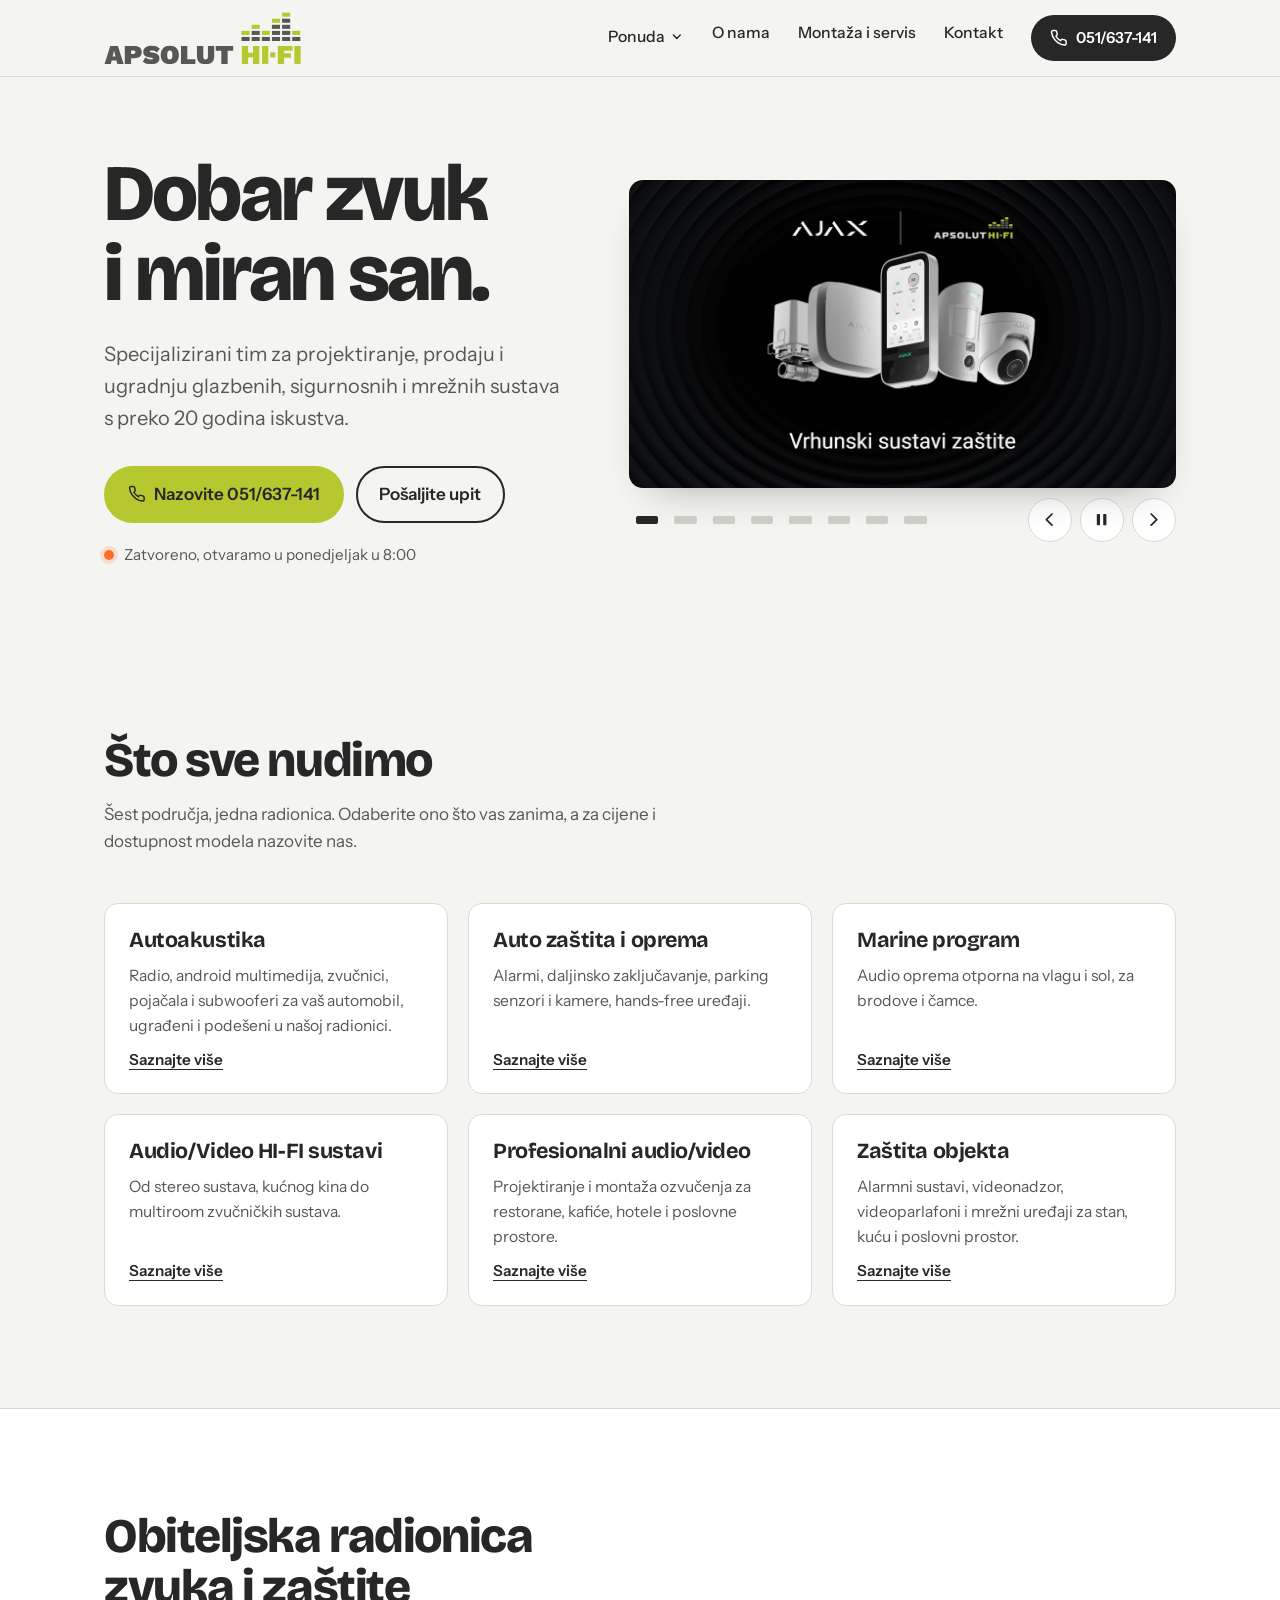
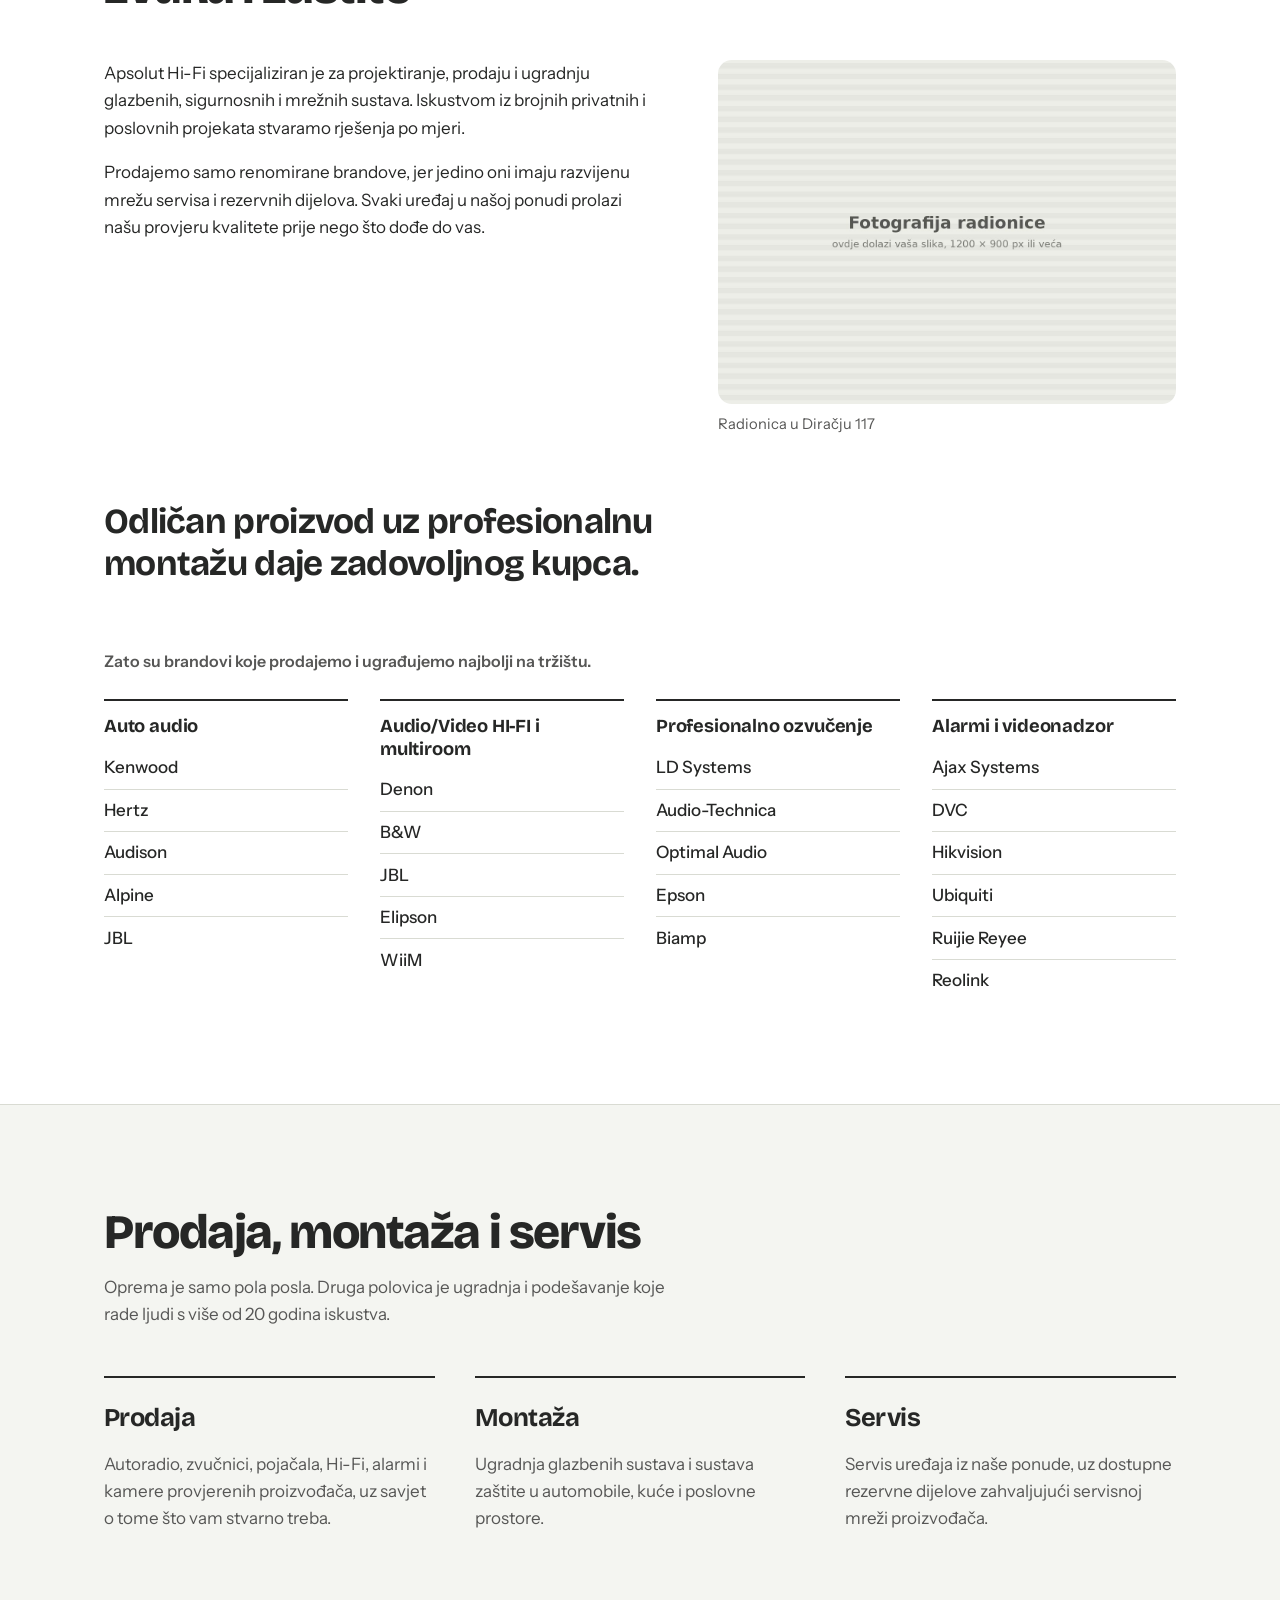
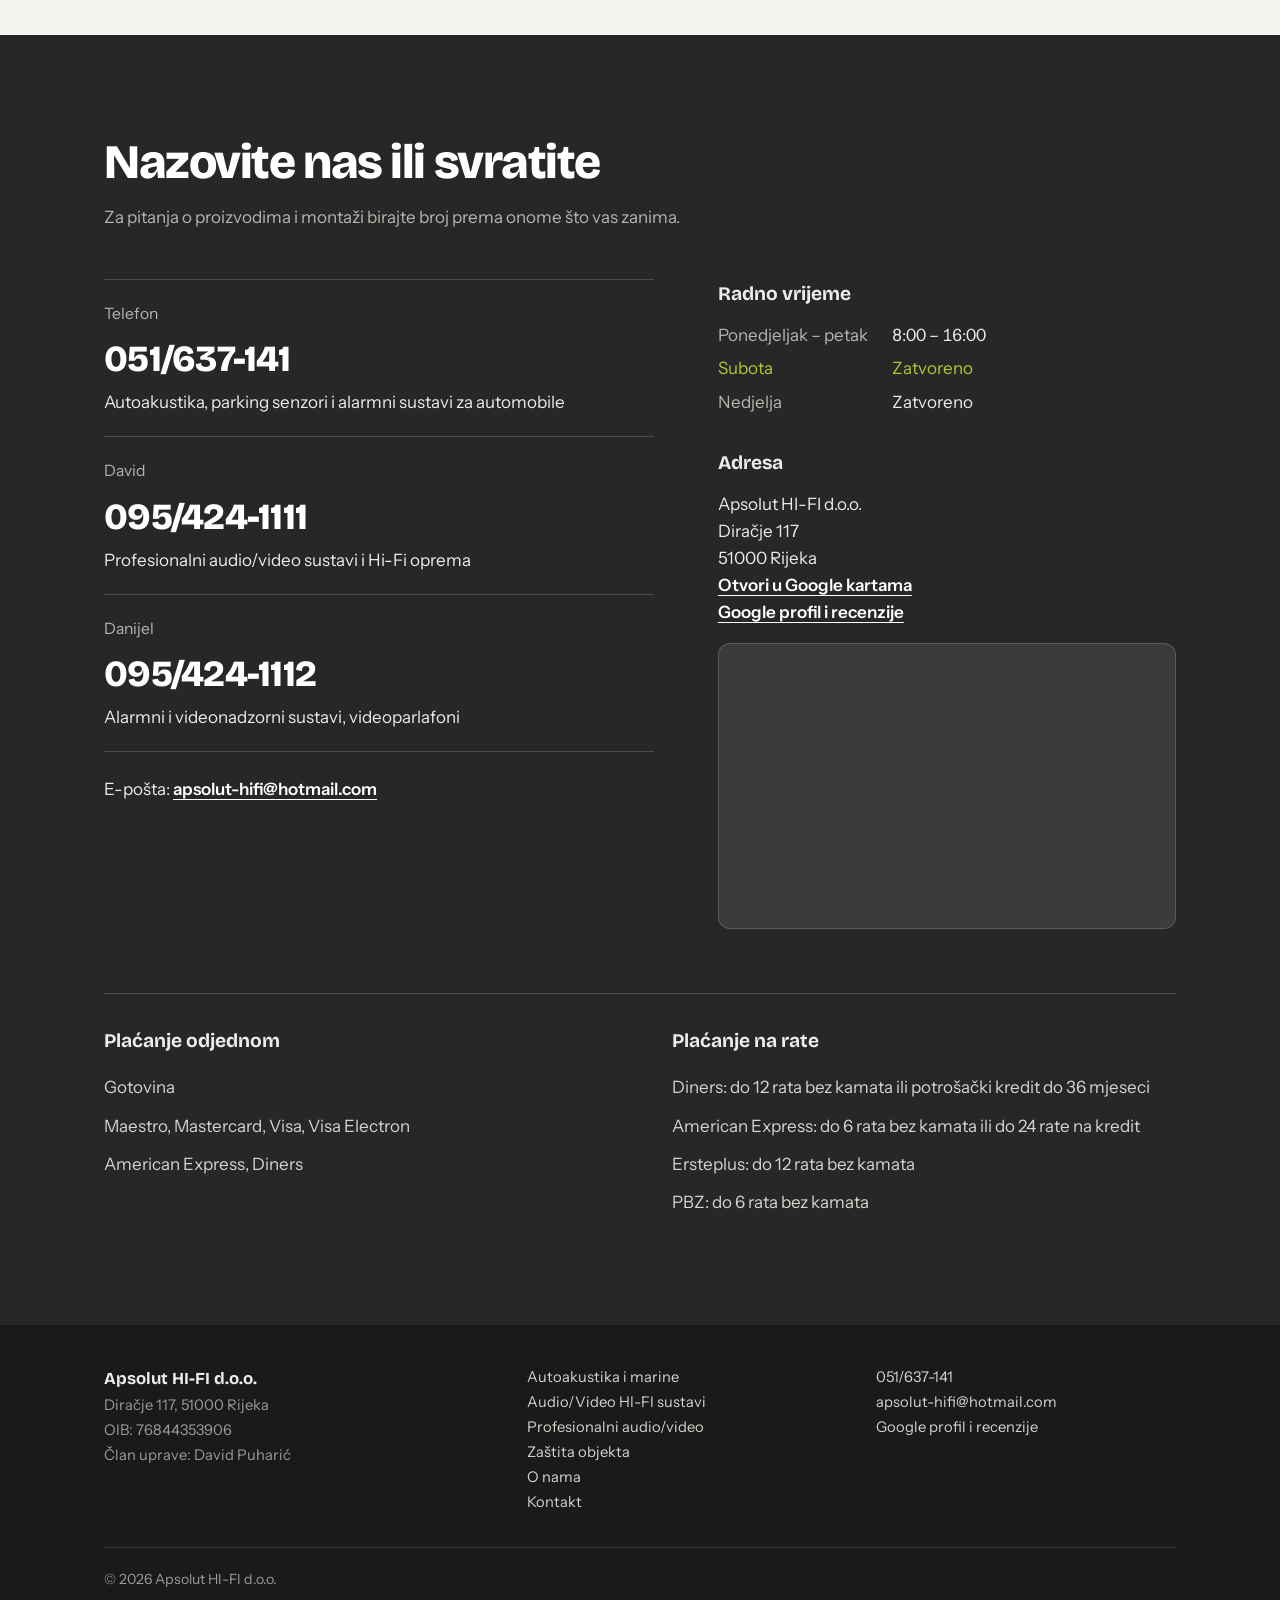
<file: index.html>
<!doctype html>
<html lang="hr">
<head>
<meta charset="utf-8">
<meta name="viewport" content="width=device-width, initial-scale=1">
<title>Apsolut HI-FI Rijeka | Auto audio, Hi-Fi, alarmi i videonadzor</title>
<meta name="description" content="Apsolut HI-FI u Rijeci od 1991.: prodaja, montaža i servis auto audio sustava, profesionalnog ozvučenja, kućnog Hi-Fi-ja, alarmnih sustava i videonadzora.">
<meta name="theme-color" content="#262726">
<meta property="og:type" content="website">
<meta property="og:title" content="Apsolut HI-FI Rijeka">
<meta property="og:description" content="Prodaja, montaža i servis auto audija, profesionalnog ozvučenja, Hi-Fi-ja, alarma i videonadzora. Od 1991.">
<meta property="og:locale" content="hr_HR">
<meta property="og:url" content="https://www.apsolut.hr/">
<meta property="og:image" content="https://www.apsolut.hr/images/zastita.jpg">
<meta property="og:image:alt" content="Apsolut HI-FI, Rijeka">
<link rel="canonical" href="https://www.apsolut.hr/">
<link rel="icon" href="data:image/svg+xml,%3Csvg xmlns='http://www.w3.org/2000/svg' viewBox='0 0 32 32'%3E%3Crect width='32' height='32' rx='6' fill='%23575756'/%3E%3Crect x='5' y='17' width='5' height='4' fill='%23b5c830'/%3E%3Crect x='5' y='23' width='5' height='4' fill='%23fff'/%3E%3Crect x='13.5' y='9' width='5' height='4' fill='%23b5c830'/%3E%3Crect x='13.5' y='15' width='5' height='4' fill='%23fff'/%3E%3Crect x='13.5' y='21' width='5' height='6' fill='%23fff'/%3E%3Crect x='22' y='13' width='5' height='4' fill='%23b5c830'/%3E%3Crect x='22' y='19' width='5' height='8' fill='%23fff'/%3E%3C/svg%3E">
<link rel="preconnect" href="https://fonts.googleapis.com">
<link rel="preconnect" href="https://fonts.gstatic.com" crossorigin>
<link href="https://fonts.googleapis.com/css2?family=Bricolage+Grotesque:opsz,wght@12..96,500;12..96,700;12..96,800&family=Instrument+Sans:wght@400;500;600&family=Martian+Mono:wght@400;500&display=swap" rel="stylesheet">

<script type="application/ld+json">
{
  "@context": "https://schema.org",
  "@type": "LocalBusiness",
  "name": "Apsolut HI-FI d.o.o.",
  "description": "Prodaja, montaža i servis auto audio sustava, profesionalnog ozvučenja, kućnog Hi-Fi-ja, alarmnih sustava i videonadzora.",
  "foundingDate": "1991",
  "telephone": "+38551637141",
  "email": "apsolut-hifi@hotmail.com",
  "address": {
    "@type": "PostalAddress",
    "streetAddress": "Diračje 117",
    "postalCode": "51000",
    "addressLocality": "Rijeka",
    "addressCountry": "HR"
  },
  "openingHoursSpecification": [
    { "@type": "OpeningHoursSpecification", "dayOfWeek": ["Monday","Tuesday","Wednesday","Thursday","Friday"], "opens": "08:00", "closes": "16:00" }
  ]
}
</script>

<link rel="stylesheet" href="style.css">
</head>
<body>
<a class="skip" href="#sadrzaj">Preskoči na sadržaj</a>

<header class="site-header">
  <div class="wrap">
    <a class="logo" href="index.html" aria-label="Apsolut HI-FI, početak"><svg class="logo-img" viewBox="278 120 2278 610" role="img" aria-label="Apsolut HI-FI" xmlns="http://www.w3.org/2000/svg"><g fill="#575756"><path d="M 2336.5 197.6 L 2430.3 197.6 L 2430.3 244.5 L 2336.5 244.5 Z M 2336.5 197.6 " transform="matrix(0.999288, 0, 0, 0.999288, 0.832821, 0)"/><path d="M 1867.4 408.7 L 1961.2 408.7 L 1961.2 455.6 L 1867.4 455.6 Z M 1867.4 408.7 " transform="matrix(0.999288, 0, 0, 0.999288, 0.832821, 0)"/><path d="M 1984.6 338.3 L 2078.5 338.3 L 2078.5 385.2 L 1984.6 385.2 Z M 1984.6 338.3 " transform="matrix(0.999288, 0, 0, 0.999288, 0.832821, 0)"/><path d="M 1984.6 408.7 L 2078.5 408.7 L 2078.5 455.6 L 1984.6 455.6 Z M 1984.6 408.7 " transform="matrix(0.999288, 0, 0, 0.999288, 0.832821, 0)"/><path d="M 2101.9 408.7 L 2195.7 408.7 L 2195.7 455.6 L 2101.9 455.6 Z M 2101.9 408.7 " transform="matrix(0.999288, 0, 0, 0.999288, 0.832821, 0)"/><path d="M 2219.2 268 L 2313 268 L 2313 314.9 L 2219.2 314.9 Z M 2219.2 268 " transform="matrix(0.999288, 0, 0, 0.999288, 0.832821, 0)"/><path d="M 2219.2 338.3 L 2313 338.3 L 2313 385.2 L 2219.2 385.2 Z M 2219.2 338.3 " transform="matrix(0.999288, 0, 0, 0.999288, 0.832821, 0)"/><path d="M 2219.2 408.7 L 2313 408.7 L 2313 455.6 L 2219.2 455.6 Z M 2219.2 408.7 " transform="matrix(0.999288, 0, 0, 0.999288, 0.832821, 0)"/><path d="M 2336.5 268 L 2430.3 268 L 2430.3 314.9 L 2336.5 314.9 Z M 2336.5 268 " transform="matrix(0.999288, 0, 0, 0.999288, 0.832821, 0)"/><path d="M 2336.5 338.3 L 2430.3 338.3 L 2430.3 385.2 L 2336.5 385.2 Z M 2336.5 338.3 " transform="matrix(0.999288, 0, 0, 0.999288, 0.832821, 0)"/><path d="M 2336.5 408.7 L 2430.3 408.7 L 2430.3 455.6 L 2336.5 455.6 Z M 2336.5 408.7 " transform="matrix(0.999288, 0, 0, 0.999288, 0.832821, 0)"/><path d="M 2453.7 408.7 L 2547.5 408.7 L 2547.5 455.6 L 2453.7 455.6 Z M 2453.7 408.7 " transform="matrix(0.999288, 0, 0, 0.999288, 0.832821, 0)"/><path d="M 431.2 719.8 L 505.5 719.8 L 438.4 513.6 L 350.9 513.6 L 284.1 719.8 L 356.6 719.8 L 366.2 680.4 L 421.8 680.4 Z M 377.2 635.1 L 385.6 601.4 L 393.7 566.4 L 394.7 566.4 L 411.2 635.1 Z M 377.2 635.1 "/><path d="M 627.5 513.6 L 518.2 513.6 L 518.2 719.8 L 590.9 719.8 L 590.9 654.2 L 627.5 654.2 C 684.9 654.2 714 630.1 714 585.8 C 714 537.7 684.9 513.6 627.5 513.6 Z M 615.6 604.2 L 590.9 604.2 L 590.9 565.5 L 615.6 565.5 C 633.4 565.5 641.2 571.4 641.2 584.8 C 641.2 598.3 633.4 604.2 615.6 604.2 Z M 615.6 604.2 "/><path d="M 828 510.5 C 765.8 510.5 731.5 539.2 731.5 581.4 C 731.5 618.6 754.9 637.6 812.7 647 C 837.1 651.1 844.5 654.2 844.5 660.1 C 844.5 665.4 839.2 669.5 821.8 669.5 C 794.9 669.5 774.6 661.7 757.7 643.6 L 725.9 693.8 C 751.2 712.3 774.9 722.9 827.1 722.9 C 877.7 722.9 919.2 700.1 919.2 656.4 C 919.2 617 894.2 597.3 836.1 588.3 C 813 584.5 806.1 581.1 806.1 575.8 C 806.1 568.9 815.5 563.9 830.2 563.9 C 853.6 563.9 872 571.1 891.1 588.6 L 922.9 543.3 C 893.9 518 867.3 510.5 828 510.5 Z M 828 510.5 "/><path d="M 1038.6 510.5 C 973.4 510.5 933.7 549.2 933.7 616.7 C 933.7 684.2 973.4 722.9 1038.6 722.9 C 1104.2 722.9 1143.3 684.2 1143.3 616.7 C 1143.3 549.2 1104.2 510.5 1038.6 510.5 Z M 1038.6 565.2 C 1059.9 565.2 1068.9 580.8 1068.9 616.7 C 1068.9 652.6 1059.9 668.2 1038.6 668.2 C 1017.4 668.2 1008 652.6 1008 616.7 C 1008 580.8 1017.4 565.2 1038.6 565.2 Z M 1038.6 565.2 "/><path d="M 1240.6 666.4 L 1240.6 513.6 L 1167.8 513.6 L 1167.8 719.8 L 1333.9 719.8 L 1333.9 666.4 Z M 1240.6 666.4 "/><path d="M 1551.5 513.6 L 1478.7 513.6 L 1478.7 636.7 C 1478.7 657.6 1469.3 668.2 1451.8 668.2 C 1434.7 668.2 1425.3 657.6 1425.3 636.7 L 1425.3 513.6 L 1352.2 513.6 L 1352.2 631.1 C 1352.2 692.6 1385.3 722.9 1451.8 722.9 C 1518.4 722.9 1551.5 692.6 1551.5 631.1 Z M 1551.5 513.6 "/><path d="M 1770.7 513.6 L 1568.9 513.6 L 1568.9 567 L 1633.6 567 L 1633.6 719.8 L 1706.4 719.8 L 1706.4 567 L 1770.7 567 Z M 1770.7 513.6 "/></g><g fill="#b5c830"><path d="M 2219.2 197.6 L 2313 197.6 L 2313 244.5 L 2219.2 244.5 Z M 2219.2 197.6 " transform="matrix(0.999288, 0, 0, 0.999288, 0.832821, 0)"/><path d="M 2336.5 127.2 L 2430.3 127.2 L 2430.3 174.1 L 2336.5 174.1 Z M 2336.5 127.2 " transform="matrix(0.999288, 0, 0, 0.999288, 0.832821, 0)"/><path d="M 1867.4 338.3 L 1961.2 338.3 L 1961.2 385.2 L 1867.4 385.2 Z M 1867.4 338.3 " transform="matrix(0.999288, 0, 0, 0.999288, 0.832821, 0)"/><path d="M 1984.6 268 L 2078.5 268 L 2078.5 314.9 L 1984.6 314.9 Z M 1984.6 268 " transform="matrix(0.999288, 0, 0, 0.999288, 0.832821, 0)"/><path d="M 2101.9 338.3 L 2195.7 338.3 L 2195.7 385.2 L 2101.9 385.2 Z M 2101.9 338.3 " transform="matrix(0.999288, 0, 0, 0.999288, 0.832821, 0)"/><path d="M 2453.7 338.3 L 2547.5 338.3 L 2547.5 385.2 L 2453.7 385.2 Z M 2453.7 338.3 " transform="matrix(0.999288, 0, 0, 0.999288, 0.832821, 0)"/><path d="M 1999.8 513.6 L 1999.8 589.5 L 1943.3 589.5 L 1943.3 513.6 L 1870.5 513.6 L 1870.5 719.8 L 1943.3 719.8 L 1943.3 642.9 L 1999.8 642.9 L 1999.8 719.8 L 2072.6 719.8 L 2072.6 513.6 Z M 1999.8 513.6 "/><path d="M 2103.5 513.6 L 2176.3 513.6 L 2176.3 719.8 L 2103.5 719.8 Z M 2103.5 513.6 "/><path d="M 2456.7 567 L 2456.7 513.6 L 2285.9 513.6 L 2285.9 719.8 L 2358.7 719.8 L 2358.7 649.2 L 2438 649.2 L 2438 595.8 L 2358.7 595.8 L 2358.7 567 Z M 2456.7 567 "/><path d="M 2477.4 513.6 L 2550.2 513.6 L 2550.2 719.8 L 2477.4 719.8 Z M 2477.4 513.6 "/><path d="M 2198.2 585.8 L 2257.7 585.8 L 2257.7 645.3 L 2198.2 645.3 Z M 2198.2 585.8 "/></g></svg></a>
    <button class="menu-btn" aria-expanded="false" aria-controls="nav" aria-label="Izbornik">
      <svg class="open" viewBox="0 0 24 24" fill="none" stroke="currentColor" stroke-width="2" stroke-linecap="round" aria-hidden="true"><path d="M4 7h16M4 12h16M4 17h16"/></svg>
      <svg class="close" viewBox="0 0 24 24" fill="none" stroke="currentColor" stroke-width="2" stroke-linecap="round" aria-hidden="true"><path d="M6 6l12 12M18 6L6 18"/></svg>
    </button>
    <nav class="nav" id="nav" aria-label="Glavna navigacija">
      <ul>
        <li class="has-sub">
          <button type="button" class="sub-btn" aria-expanded="false">Ponuda
            <svg viewBox="0 0 24 24" fill="none" stroke="currentColor" stroke-width="2.5" stroke-linecap="round" stroke-linejoin="round" aria-hidden="true"><path d="M6 9l6 6 6-6"/></svg>
          </button>
          <div class="submenu">
          <a href="autoakustika.html">Autoakustika i marine</a>
          <a href="hi-fi.html">Audio/Video HI-FI sustavi</a>
          <a href="profesionalni.html">Profesionalni audio/video</a>
          <a href="zastita.html">Zaštita objekta</a>
          </div>
        </li>
        <li><a class="link" href="index.html#o-nama">O nama</a></li>
        <li><a class="link" href="index.html#usluge">Montaža i servis</a></li>
        <li><a class="link" href="index.html#kontakt">Kontakt</a></li>
      </ul>
      <a class="btn btn-ink btn-sm" href="tel:+38551637141">
        <svg viewBox="0 0 24 24" fill="none" stroke="currentColor" stroke-width="2" stroke-linecap="round" stroke-linejoin="round" aria-hidden="true"><path d="M22 16.9v3a2 2 0 0 1-2.2 2 19.8 19.8 0 0 1-8.6-3.1 19.5 19.5 0 0 1-6-6A19.8 19.8 0 0 1 2.1 4.2 2 2 0 0 1 4.1 2h3a2 2 0 0 1 2 1.7c.1 1 .4 1.9.7 2.8a2 2 0 0 1-.5 2.1L8.1 9.9a16 16 0 0 0 6 6l1.3-1.3a2 2 0 0 1 2.1-.4c.9.3 1.8.6 2.8.7a2 2 0 0 1 1.7 2z"/></svg>
        051/637-141
      </a>
    </nav>
  </div>
</header>

<main id="sadrzaj">

  <!-- HERO -->
  <section class="hero">
    <div class="wrap hero-grid">
      <div class="hero-copy">
      <h1>Dobar zvuk i&nbsp;miran&nbsp;san.</h1>
      <p class="lead">Specijalizirani tim za projektiranje, prodaju i ugradnju glazbenih, sigurnosnih i mrežnih sustava s preko 20 godina iskustva.</p>
      <div class="actions">
        <a class="btn btn-amber" href="tel:+38551637141">
          <svg viewBox="0 0 24 24" fill="none" stroke="currentColor" stroke-width="2" stroke-linecap="round" stroke-linejoin="round" aria-hidden="true"><path d="M22 16.9v3a2 2 0 0 1-2.2 2 19.8 19.8 0 0 1-8.6-3.1 19.5 19.5 0 0 1-6-6A19.8 19.8 0 0 1 2.1 4.2 2 2 0 0 1 4.1 2h3a2 2 0 0 1 2 1.7c.1 1 .4 1.9.7 2.8a2 2 0 0 1-.5 2.1L8.1 9.9a16 16 0 0 0 6 6l1.3-1.3a2 2 0 0 1 2.1-.4c.9.3 1.8.6 2.8.7a2 2 0 0 1 1.7 2z"/></svg>
          Nazovite 051/637-141
        </a>
        <a class="btn btn-line" href="mailto:apsolut-hifi@hotmail.com?subject=Upit%20s%20web%20stranice">Pošaljite upit</a>
      </div>

      <p class="status" id="status" data-open="false" role="status">
        <span class="led" aria-hidden="true"></span>
        <span id="status-text">Provjeravam radno vrijeme</span>
      </p>
      </div>

    <div class="gallery">
        <div class="slider" id="slider" role="region" aria-roledescription="galerija" aria-label="Fotografije naših radova">
          <div class="slides" id="slides" aria-live="off">
          <figure class="slide is-active"><img src="images/zastita.jpg" alt="Ajax bežični sustav zaštite: centrala, tipkovnica, detektori i kamera" loading="eager"><div class="ph" aria-hidden="true">Fotografija 1</div></figure>
          <figure class="slide fit"><img src="images/auto-multimedija.jpg" alt="Multimedija s velikim zaslonom ugrađena u armaturnu ploču automobila" loading="lazy"><img class="bg" src="images/auto-multimedija.jpg" alt="" aria-hidden="true" loading="lazy"><div class="ph" aria-hidden="true">Fotografija 2</div></figure>
          <figure class="slide fit"><img src="images/marine.jpg" alt="Hertz marine oprema: pojačalo, radio i zvučnici za brodove" loading="lazy"><img class="bg" src="images/marine.jpg" alt="" aria-hidden="true" loading="lazy"><div class="ph" aria-hidden="true">Fotografija 3</div></figure>
          <figure class="slide fit"><img src="images/auto-zvucnici.jpg" alt="Hertz set auto zvučnika s tweeterima i skretnicama" loading="lazy"><img class="bg" src="images/auto-zvucnici.jpg" alt="" aria-hidden="true" loading="lazy"><div class="ph" aria-hidden="true">Fotografija 4</div></figure>
          <figure class="slide"><img src="images/multiroom.jpg" alt="Denon bežični zvučnici na stolu u vrtnom dnevnom boravku" loading="lazy"><div class="ph" aria-hidden="true">Fotografija 5</div></figure>
          <figure class="slide"><img src="images/vanjski-zvucnici.jpg" alt="Vanjski zvučnik postavljen na kameni zid uz bazen" loading="lazy"><div class="ph" aria-hidden="true">Fotografija 6</div></figure>
          <figure class="slide"><img src="images/profesionalno.jpg" alt="LD Systems DQOR serija: zidni zvučnici za vanjski i unutarnji prostor" loading="lazy"><div class="ph" aria-hidden="true">Fotografija 7</div></figure>
          <figure class="slide fit"><img src="images/hifi.jpg" alt="Denon gramofon u dnevnom boravku" loading="lazy"><img class="bg" src="images/hifi.jpg" alt="" aria-hidden="true" loading="lazy"><div class="ph" aria-hidden="true">Fotografija 8</div></figure>
          </div>
        </div>
        <div class="fp-bottom">
          <div class="dots" id="dots" role="group" aria-label="Odabir fotografije"></div>
          <div class="ctrls">
            <button type="button" id="prev" aria-label="Prethodna fotografija"><svg viewBox="0 0 24 24" fill="none" stroke="currentColor" stroke-width="2.2" stroke-linecap="round" stroke-linejoin="round" aria-hidden="true"><path d="M15 5l-7 7 7 7"/></svg></button>
            <button type="button" id="toggle" aria-label="Zaustavi izmjenu" aria-pressed="false">
              <svg class="i-pause" viewBox="0 0 24 24" fill="currentColor" aria-hidden="true"><rect x="6" y="5" width="4" height="14" rx="1"/><rect x="14" y="5" width="4" height="14" rx="1"/></svg>
              <svg class="i-play" viewBox="0 0 24 24" fill="currentColor" aria-hidden="true"><path d="M8 5.5v13l11-6.5z"/></svg>
            </button>
            <button type="button" id="next" aria-label="Sljedeća fotografija"><svg viewBox="0 0 24 24" fill="none" stroke="currentColor" stroke-width="2.2" stroke-linecap="round" stroke-linejoin="round" aria-hidden="true"><path d="M9 5l7 7-7 7"/></svg></button>
          </div>
        </div>
    </div>
    </div>
  </section>

  <!-- PONUDA -->
  <section class="section" id="ponuda">
    <div class="wrap">
      <h2 class="section-title">Što sve nudimo</h2>
      <p class="section-intro">Šest područja, jedna radionica. Odaberite ono što vas zanima, a za cijene i dostupnost modela nazovite nas.</p>

      <div class="cards">
        <a class="card" href="autoakustika.html">
          <h3>Autoakustika</h3>
          <p>Radio, android multimedija, zvučnici, pojačala i subwooferi za vaš automobil, ugrađeni i podešeni u našoj radionici.</p>
          <span class="card-more">Saznajte više</span>
        </a>
        <a class="card" href="autoakustika.html">
          <h3>Auto zaštita i oprema</h3>
          <p>Alarmi, daljinsko zaključavanje, parking senzori i kamere, hands-free uređaji.</p>
          <span class="card-more">Saznajte više</span>
        </a>
        <a class="card" href="autoakustika.html">
          <h3>Marine program</h3>
          <p>Audio oprema otporna na vlagu i sol, za brodove i čamce.</p>
          <span class="card-more">Saznajte više</span>
        </a>
        <a class="card" href="hi-fi.html">
          <h3>Audio/Video HI-FI sustavi</h3>
          <p>Od stereo sustava, kućnog kina do multiroom zvučničkih sustava.</p>
          <span class="card-more">Saznajte više</span>
        </a>
        <a class="card" href="profesionalni.html">
          <h3>Profesionalni audio/video</h3>
          <p>Projektiranje i montaža ozvučenja za restorane, kafiće, hotele i poslovne prostore.</p>
          <span class="card-more">Saznajte više</span>
        </a>
        <a class="card" href="zastita.html">
          <h3>Zaštita objekta</h3>
          <p>Alarmni sustavi, videonadzor, videoparlafoni i mrežni uređaji za stan, kuću i poslovni prostor.</p>
          <span class="card-more">Saznajte više</span>
        </a>
      </div>
    </div>
  </section>

  <!-- O NAMA -->
  <section class="section about" id="o-nama">
    <div class="wrap">
      <h2 class="section-title">Obiteljska radionica zvuka i zaštite</h2>

      <div class="about-grid">
        <div class="about-copy">
          <p>Apsolut Hi-Fi specijaliziran je za projektiranje, prodaju i ugradnju glazbenih, sigurnosnih i mrežnih sustava. Iskustvom iz brojnih privatnih i poslovnih projekata stvaramo rješenja po mjeri.</p>
          <p>Prodajemo samo renomirane brandove, jer jedino oni imaju razvijenu mrežu servisa i rezervnih dijelova. Svaki uređaj u našoj ponudi prolazi našu provjeru kvalitete prije nego što dođe do vas.</p>
        </div>
        <figure class="about-photo">
          <img src="images/radionica.jpg" alt="Radionica Apsolut HI-FI u Diračju" loading="lazy">
          <figcaption>Radionica u Diračju 117</figcaption>
        </figure>
      </div>

      <p class="promise">Odličan proizvod uz profesionalnu montažu daje zadovoljnog kupca.</p>

      <div class="brands">
        <h3>Zato su brandovi koje prodajemo i ugrađujemo najbolji na tržištu.</h3>
        <div class="brand-groups">
          <div class="brand-group">
            <h4>Auto audio</h4>
            <ul>
              <li>Kenwood</li>
              <li>Hertz</li>
              <li>Audison</li>
              <li>Alpine</li>
              <li>JBL</li>
            </ul>
          </div>
          <div class="brand-group">
            <h4>Audio/Video HI-FI i multiroom</h4>
            <ul>
              <li>Denon</li>
              <li>B&amp;W</li>
              <li>JBL</li>
              <li>Elipson</li>
              <li>WiiM</li>
            </ul>
          </div>
          <div class="brand-group">
            <h4>Profesionalno ozvučenje</h4>
            <ul>
              <li>LD Systems</li>
              <li>Audio-Technica</li>
              <li>Optimal Audio</li>
              <li>Epson</li>
              <li>Biamp</li>
            </ul>
          </div>
          <div class="brand-group">
            <h4>Alarmi i videonadzor</h4>
            <ul>
              <li>Ajax Systems</li>
              <li>DVC</li>
              <li>Hikvision</li>
              <li>Ubiquiti</li>
              <li>Ruijie Reyee</li>
              <li>Reolink</li>
            </ul>
          </div>
        </div>
      </div>
    </div>
  </section>

  <!-- USLUGE -->
  <section class="section" id="usluge">
    <div class="wrap">
      <h2 class="section-title">Prodaja, montaža i servis</h2>
      <p class="section-intro">Oprema je samo pola posla. Druga polovica je ugradnja i podešavanje koje rade ljudi s više od 20 godina iskustva.</p>

      <div class="services">
        <div class="service">
          <h3>Prodaja</h3>
          <p>Autoradio, zvučnici, pojačala, Hi-Fi, alarmi i kamere provjerenih proizvođača, uz savjet o tome što vam stvarno treba.</p>
        </div>
        <div class="service">
          <h3>Montaža</h3>
          <p>Ugradnja glazbenih sustava i sustava zaštite u automobile, kuće i poslovne prostore.</p>
        </div>
        <div class="service">
          <h3>Servis</h3>
          <p>Servis uređaja iz naše ponude, uz dostupne rezervne dijelove zahvaljujući servisnoj mreži proizvođača.</p>
        </div>
      </div>

    </div>
  </section>

  <!-- KONTAKT -->
  <section class="section contact" id="kontakt">
    <div class="wrap">
      <h2 class="section-title">Nazovite nas ili svratite</h2>
      <p class="section-intro">Za pitanja o proizvodima i montaži birajte broj prema onome što vas zanima.</p>

      <div class="contact-grid">
        <div>
          <ul class="lines">
            <li>
              <span class="who">Telefon</span><br>
              <a class="num" href="tel:+38551637141">051/637-141</a>
              <span class="for">Autoakustika, parking senzori i alarmni sustavi za automobile</span>
            </li>
            <li>
              <span class="who">David</span><br>
              <a class="num" href="tel:+385954241111">095/424-1111</a>
              <span class="for">Profesionalni audio/video sustavi i Hi-Fi oprema</span>
            </li>
            <li>
              <span class="who">Danijel</span><br>
              <a class="num" href="tel:+385954241112">095/424-1112</a>
              <span class="for">Alarmni i videonadzorni sustavi, videoparlafoni</span>
            </li>
          </ul>
          <p class="mail">E-pošta: <a href="mailto:apsolut-hifi@hotmail.com">apsolut-hifi@hotmail.com</a></p>
        </div>

        <div class="info">
          <h3>Radno vrijeme</h3>
          <dl class="hours" id="hours">
            <dt data-day="1,2,3,4,5">Ponedjeljak – petak</dt><dd data-day="1,2,3,4,5">8:00 – 16:00</dd>
            <dt data-day="6">Subota</dt><dd data-day="6">Zatvoreno</dd>
            <dt data-day="0">Nedjelja</dt><dd data-day="0">Zatvoreno</dd>
          </dl>

          <h3>Adresa</h3>
          <address>
            Apsolut HI-FI d.o.o.<br>
            Diračje 117<br>
            51000 Rijeka<br>
            <a class="maplink" href="https://www.google.com/maps/search/?api=1&query=Dira%C4%8Dje+117+51000+Rijeka" target="_blank" rel="noopener">Otvori u Google kartama</a><br>
            <a class="maplink" href="https://share.google/ZKHyD7UmfXmHvBYUr" target="_blank" rel="noopener">Google profil i recenzije</a>
          </address>

          <div class="map">
            <iframe title="Karta: Apsolut HI-FI, Diračje 117, Rijeka" loading="lazy" referrerpolicy="no-referrer-when-downgrade"
              src="https://www.google.com/maps?q=Dira%C4%8Dje+117,+51000+Rijeka&output=embed"></iframe>
          </div>
        </div>
      </div>

      <div class="payment">
        <div>
          <h3>Plaćanje odjednom</h3>
          <ul>
            <li>Gotovina</li>
            <li>Maestro, Mastercard, Visa, Visa Electron</li>
            <li>American Express, Diners</li>
          </ul>
        </div>
        <div>
          <h3>Plaćanje na rate</h3>
          <ul>
            <li>Diners: do 12 rata bez kamata ili potrošački kredit do 36 mjeseci</li>
            <li>American Express: do 6 rata bez kamata ili do 24 rate na kredit</li>
            <li>Ersteplus: do 12 rata bez kamata</li>
            <li>PBZ: do 6 rata bez kamata</li>
          </ul>
        </div>
      </div>
    </div>
  </section>
</main>

<footer class="site-footer">
  <div class="wrap">
    <div class="foot-grid">
      <div class="foot-legal">
        <strong>Apsolut HI-FI d.o.o.</strong><br>
        Diračje 117, 51000 Rijeka<br>
        OIB: 76844353906<br>
        Član uprave: David Puharić
      </div>
      <nav class="foot-nav" aria-label="Podnožje">
        <a href="autoakustika.html">Autoakustika i marine</a>
        <a href="hi-fi.html">Audio/Video HI-FI sustavi</a>
        <a href="profesionalni.html">Profesionalni audio/video</a>
        <a href="zastita.html">Zaštita objekta</a>
        <a href="index.html#o-nama">O nama</a>
        <a href="index.html#kontakt">Kontakt</a>
      </nav>
      <div class="foot-side">
        <a href="tel:+38551637141">051/637-141</a><br>
        <a href="mailto:apsolut-hifi@hotmail.com">apsolut-hifi@hotmail.com</a><br>
        <a href="https://share.google/ZKHyD7UmfXmHvBYUr" target="_blank" rel="noopener">Google profil i recenzije</a>
      </div>
    </div>
    <p class="foot-copy">&copy; 2026 Apsolut HI-FI d.o.o.</p>
  </div>
</footer>

<script src="script.js" defer></script>
</body>
</html>
</file>
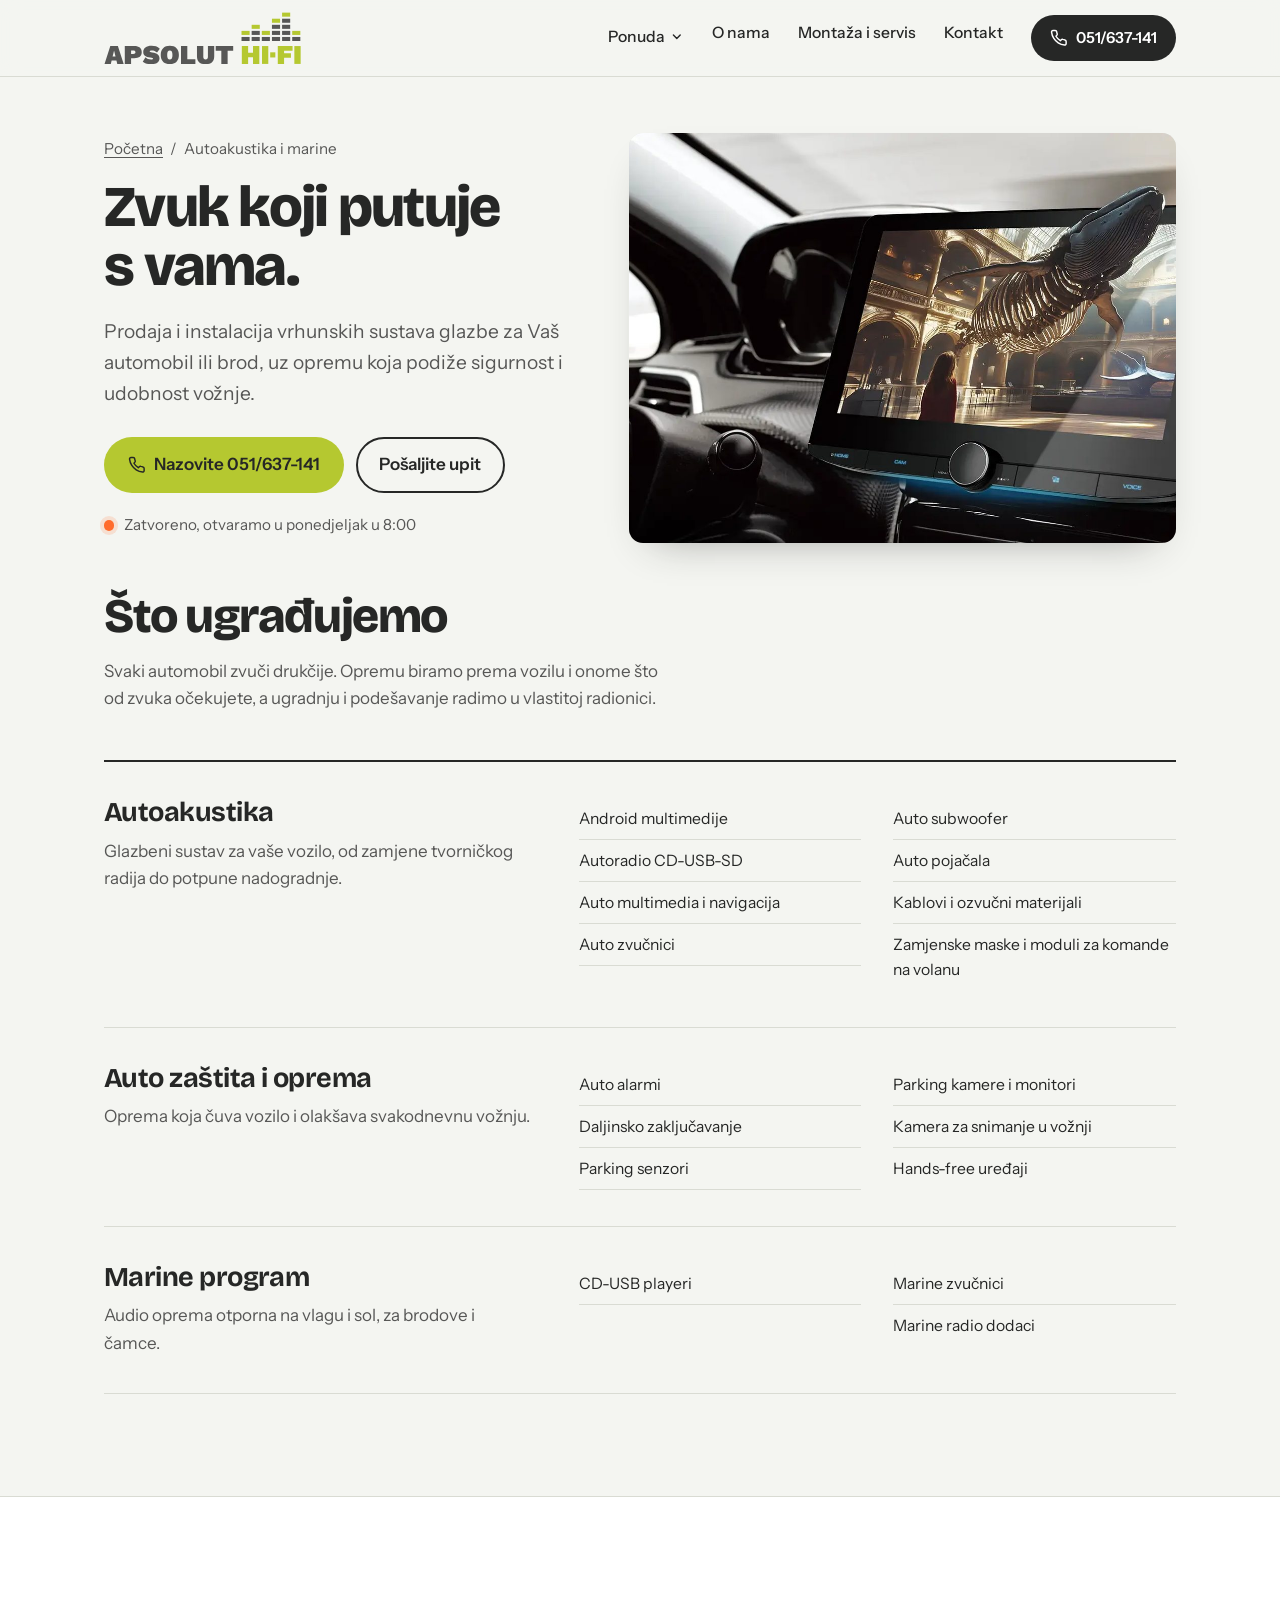
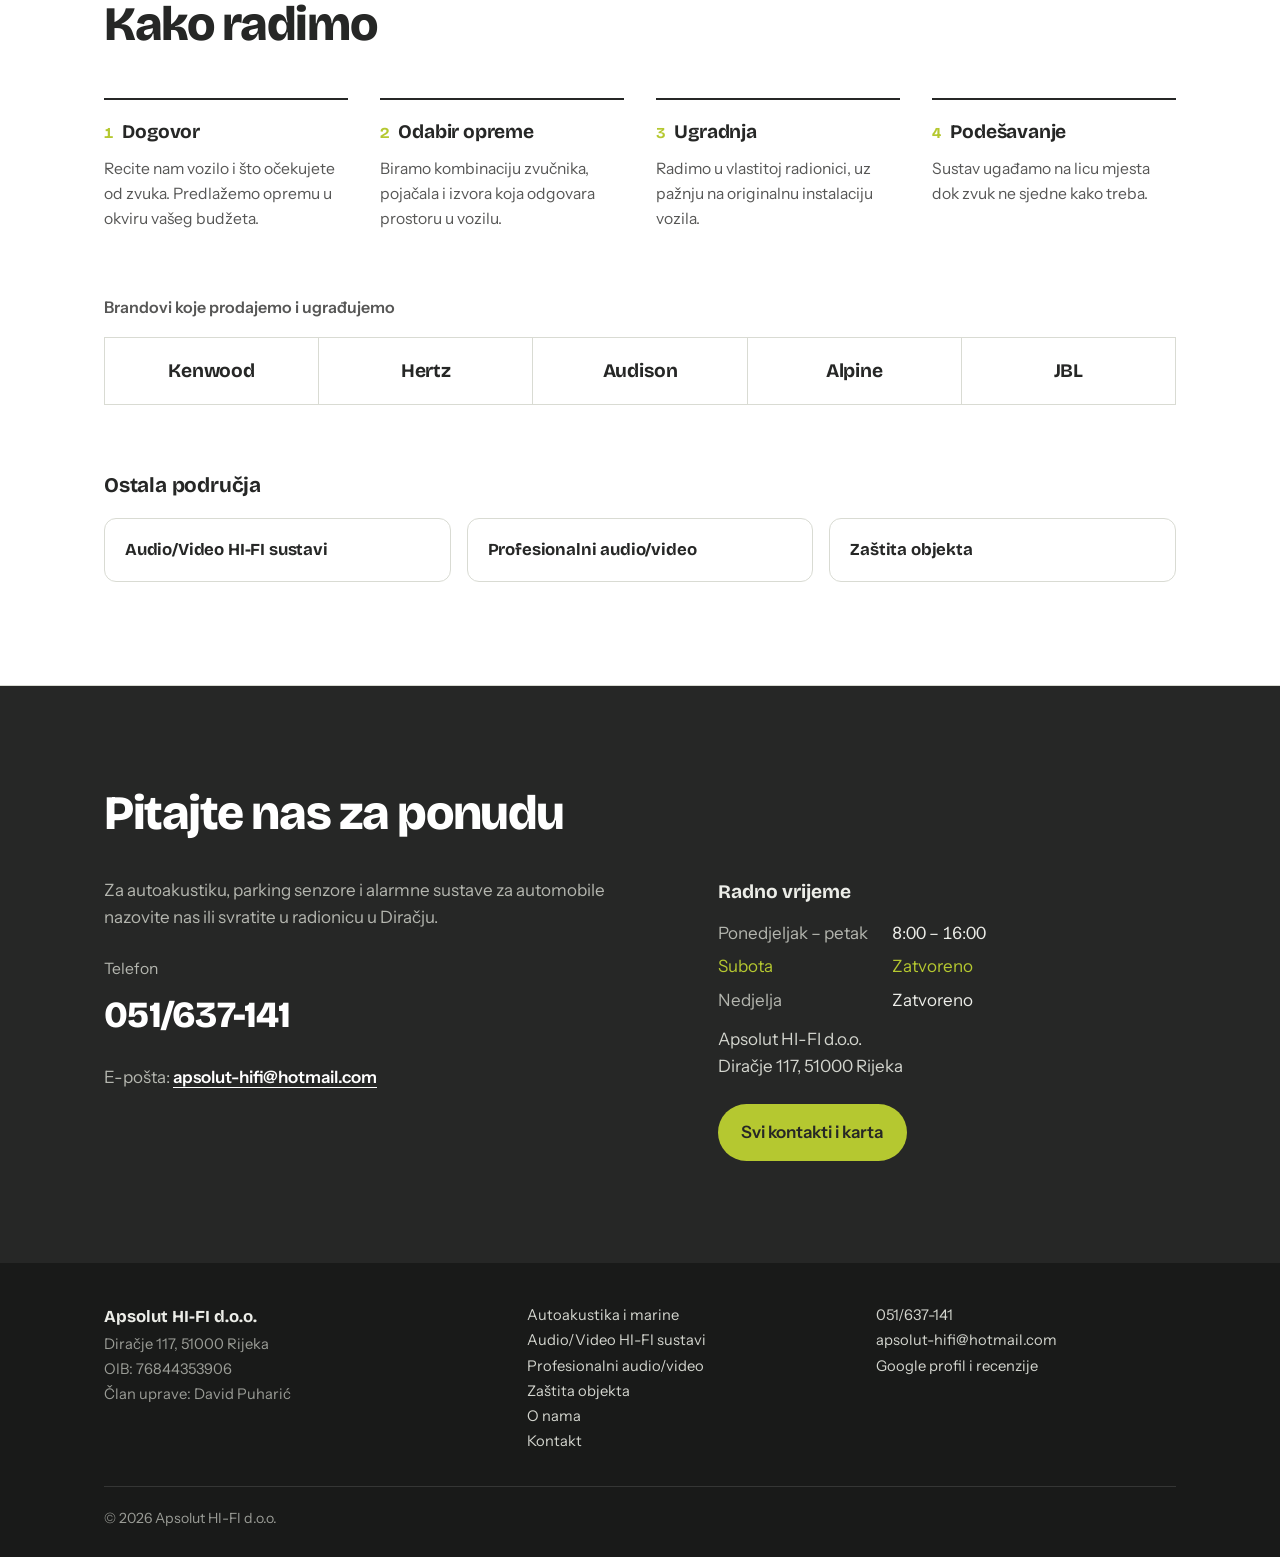
<file: autoakustika.html>
<!doctype html>
<html lang="hr">
<head>
<meta charset="utf-8">
<meta name="viewport" content="width=device-width, initial-scale=1">
<title>Autoakustika i marine | Apsolut HI-FI Rijeka</title>
<meta name="description" content="Prodaja, ugradnja i podešavanje auto audio sustava, android multimedije, parking senzora, alarma i marine opreme. Apsolut HI-FI, Rijeka.">
<meta name="theme-color" content="#262726">
<meta property="og:type" content="website">
<meta property="og:title" content="Autoakustika i marine | Apsolut HI-FI Rijeka">
<meta property="og:description" content="Prodaja, ugradnja i podešavanje auto audio sustava, android multimedije, parking senzora, alarma i marine opreme. Apsolut HI-FI, Rijeka.">
<meta property="og:locale" content="hr_HR">
<meta property="og:url" content="https://www.apsolut.hr/autoakustika.html">
<meta property="og:image" content="https://www.apsolut.hr/images/auto-multimedija.jpg">
<meta property="og:image:alt" content="Apsolut HI-FI, Rijeka">
<link rel="canonical" href="https://www.apsolut.hr/autoakustika.html">
<link rel="icon" href="data:image/svg+xml,%3Csvg xmlns='http://www.w3.org/2000/svg' viewBox='0 0 32 32'%3E%3Crect width='32' height='32' rx='6' fill='%23575756'/%3E%3Crect x='5' y='17' width='5' height='4' fill='%23b5c830'/%3E%3Crect x='5' y='23' width='5' height='4' fill='%23fff'/%3E%3Crect x='13.5' y='9' width='5' height='4' fill='%23b5c830'/%3E%3Crect x='13.5' y='15' width='5' height='4' fill='%23fff'/%3E%3Crect x='13.5' y='21' width='5' height='6' fill='%23fff'/%3E%3Crect x='22' y='13' width='5' height='4' fill='%23b5c830'/%3E%3Crect x='22' y='19' width='5' height='8' fill='%23fff'/%3E%3C/svg%3E">
<link rel="preconnect" href="https://fonts.googleapis.com">
<link rel="preconnect" href="https://fonts.gstatic.com" crossorigin>
<link href="https://fonts.googleapis.com/css2?family=Bricolage+Grotesque:opsz,wght@12..96,500;12..96,700;12..96,800&family=Instrument+Sans:wght@400;500;600&family=Martian+Mono:wght@400;500&display=swap" rel="stylesheet">
<link rel="stylesheet" href="style.css">
<script src="script.js" defer></script>
</head>
<body>
<a class="skip" href="#sadrzaj">Preskoči na sadržaj</a>

<header class="site-header">
  <div class="wrap">
    <a class="logo" href="index.html" aria-label="Apsolut HI-FI, početak"><svg class="logo-img" viewBox="278 120 2278 610" role="img" aria-label="Apsolut HI-FI" xmlns="http://www.w3.org/2000/svg"><g fill="#575756"><path d="M 2336.5 197.6 L 2430.3 197.6 L 2430.3 244.5 L 2336.5 244.5 Z M 2336.5 197.6 " transform="matrix(0.999288, 0, 0, 0.999288, 0.832821, 0)"/><path d="M 1867.4 408.7 L 1961.2 408.7 L 1961.2 455.6 L 1867.4 455.6 Z M 1867.4 408.7 " transform="matrix(0.999288, 0, 0, 0.999288, 0.832821, 0)"/><path d="M 1984.6 338.3 L 2078.5 338.3 L 2078.5 385.2 L 1984.6 385.2 Z M 1984.6 338.3 " transform="matrix(0.999288, 0, 0, 0.999288, 0.832821, 0)"/><path d="M 1984.6 408.7 L 2078.5 408.7 L 2078.5 455.6 L 1984.6 455.6 Z M 1984.6 408.7 " transform="matrix(0.999288, 0, 0, 0.999288, 0.832821, 0)"/><path d="M 2101.9 408.7 L 2195.7 408.7 L 2195.7 455.6 L 2101.9 455.6 Z M 2101.9 408.7 " transform="matrix(0.999288, 0, 0, 0.999288, 0.832821, 0)"/><path d="M 2219.2 268 L 2313 268 L 2313 314.9 L 2219.2 314.9 Z M 2219.2 268 " transform="matrix(0.999288, 0, 0, 0.999288, 0.832821, 0)"/><path d="M 2219.2 338.3 L 2313 338.3 L 2313 385.2 L 2219.2 385.2 Z M 2219.2 338.3 " transform="matrix(0.999288, 0, 0, 0.999288, 0.832821, 0)"/><path d="M 2219.2 408.7 L 2313 408.7 L 2313 455.6 L 2219.2 455.6 Z M 2219.2 408.7 " transform="matrix(0.999288, 0, 0, 0.999288, 0.832821, 0)"/><path d="M 2336.5 268 L 2430.3 268 L 2430.3 314.9 L 2336.5 314.9 Z M 2336.5 268 " transform="matrix(0.999288, 0, 0, 0.999288, 0.832821, 0)"/><path d="M 2336.5 338.3 L 2430.3 338.3 L 2430.3 385.2 L 2336.5 385.2 Z M 2336.5 338.3 " transform="matrix(0.999288, 0, 0, 0.999288, 0.832821, 0)"/><path d="M 2336.5 408.7 L 2430.3 408.7 L 2430.3 455.6 L 2336.5 455.6 Z M 2336.5 408.7 " transform="matrix(0.999288, 0, 0, 0.999288, 0.832821, 0)"/><path d="M 2453.7 408.7 L 2547.5 408.7 L 2547.5 455.6 L 2453.7 455.6 Z M 2453.7 408.7 " transform="matrix(0.999288, 0, 0, 0.999288, 0.832821, 0)"/><path d="M 431.2 719.8 L 505.5 719.8 L 438.4 513.6 L 350.9 513.6 L 284.1 719.8 L 356.6 719.8 L 366.2 680.4 L 421.8 680.4 Z M 377.2 635.1 L 385.6 601.4 L 393.7 566.4 L 394.7 566.4 L 411.2 635.1 Z M 377.2 635.1 "/><path d="M 627.5 513.6 L 518.2 513.6 L 518.2 719.8 L 590.9 719.8 L 590.9 654.2 L 627.5 654.2 C 684.9 654.2 714 630.1 714 585.8 C 714 537.7 684.9 513.6 627.5 513.6 Z M 615.6 604.2 L 590.9 604.2 L 590.9 565.5 L 615.6 565.5 C 633.4 565.5 641.2 571.4 641.2 584.8 C 641.2 598.3 633.4 604.2 615.6 604.2 Z M 615.6 604.2 "/><path d="M 828 510.5 C 765.8 510.5 731.5 539.2 731.5 581.4 C 731.5 618.6 754.9 637.6 812.7 647 C 837.1 651.1 844.5 654.2 844.5 660.1 C 844.5 665.4 839.2 669.5 821.8 669.5 C 794.9 669.5 774.6 661.7 757.7 643.6 L 725.9 693.8 C 751.2 712.3 774.9 722.9 827.1 722.9 C 877.7 722.9 919.2 700.1 919.2 656.4 C 919.2 617 894.2 597.3 836.1 588.3 C 813 584.5 806.1 581.1 806.1 575.8 C 806.1 568.9 815.5 563.9 830.2 563.9 C 853.6 563.9 872 571.1 891.1 588.6 L 922.9 543.3 C 893.9 518 867.3 510.5 828 510.5 Z M 828 510.5 "/><path d="M 1038.6 510.5 C 973.4 510.5 933.7 549.2 933.7 616.7 C 933.7 684.2 973.4 722.9 1038.6 722.9 C 1104.2 722.9 1143.3 684.2 1143.3 616.7 C 1143.3 549.2 1104.2 510.5 1038.6 510.5 Z M 1038.6 565.2 C 1059.9 565.2 1068.9 580.8 1068.9 616.7 C 1068.9 652.6 1059.9 668.2 1038.6 668.2 C 1017.4 668.2 1008 652.6 1008 616.7 C 1008 580.8 1017.4 565.2 1038.6 565.2 Z M 1038.6 565.2 "/><path d="M 1240.6 666.4 L 1240.6 513.6 L 1167.8 513.6 L 1167.8 719.8 L 1333.9 719.8 L 1333.9 666.4 Z M 1240.6 666.4 "/><path d="M 1551.5 513.6 L 1478.7 513.6 L 1478.7 636.7 C 1478.7 657.6 1469.3 668.2 1451.8 668.2 C 1434.7 668.2 1425.3 657.6 1425.3 636.7 L 1425.3 513.6 L 1352.2 513.6 L 1352.2 631.1 C 1352.2 692.6 1385.3 722.9 1451.8 722.9 C 1518.4 722.9 1551.5 692.6 1551.5 631.1 Z M 1551.5 513.6 "/><path d="M 1770.7 513.6 L 1568.9 513.6 L 1568.9 567 L 1633.6 567 L 1633.6 719.8 L 1706.4 719.8 L 1706.4 567 L 1770.7 567 Z M 1770.7 513.6 "/></g><g fill="#b5c830"><path d="M 2219.2 197.6 L 2313 197.6 L 2313 244.5 L 2219.2 244.5 Z M 2219.2 197.6 " transform="matrix(0.999288, 0, 0, 0.999288, 0.832821, 0)"/><path d="M 2336.5 127.2 L 2430.3 127.2 L 2430.3 174.1 L 2336.5 174.1 Z M 2336.5 127.2 " transform="matrix(0.999288, 0, 0, 0.999288, 0.832821, 0)"/><path d="M 1867.4 338.3 L 1961.2 338.3 L 1961.2 385.2 L 1867.4 385.2 Z M 1867.4 338.3 " transform="matrix(0.999288, 0, 0, 0.999288, 0.832821, 0)"/><path d="M 1984.6 268 L 2078.5 268 L 2078.5 314.9 L 1984.6 314.9 Z M 1984.6 268 " transform="matrix(0.999288, 0, 0, 0.999288, 0.832821, 0)"/><path d="M 2101.9 338.3 L 2195.7 338.3 L 2195.7 385.2 L 2101.9 385.2 Z M 2101.9 338.3 " transform="matrix(0.999288, 0, 0, 0.999288, 0.832821, 0)"/><path d="M 2453.7 338.3 L 2547.5 338.3 L 2547.5 385.2 L 2453.7 385.2 Z M 2453.7 338.3 " transform="matrix(0.999288, 0, 0, 0.999288, 0.832821, 0)"/><path d="M 1999.8 513.6 L 1999.8 589.5 L 1943.3 589.5 L 1943.3 513.6 L 1870.5 513.6 L 1870.5 719.8 L 1943.3 719.8 L 1943.3 642.9 L 1999.8 642.9 L 1999.8 719.8 L 2072.6 719.8 L 2072.6 513.6 Z M 1999.8 513.6 "/><path d="M 2103.5 513.6 L 2176.3 513.6 L 2176.3 719.8 L 2103.5 719.8 Z M 2103.5 513.6 "/><path d="M 2456.7 567 L 2456.7 513.6 L 2285.9 513.6 L 2285.9 719.8 L 2358.7 719.8 L 2358.7 649.2 L 2438 649.2 L 2438 595.8 L 2358.7 595.8 L 2358.7 567 Z M 2456.7 567 "/><path d="M 2477.4 513.6 L 2550.2 513.6 L 2550.2 719.8 L 2477.4 719.8 Z M 2477.4 513.6 "/><path d="M 2198.2 585.8 L 2257.7 585.8 L 2257.7 645.3 L 2198.2 645.3 Z M 2198.2 585.8 "/></g></svg></a>
    <button class="menu-btn" aria-expanded="false" aria-controls="nav" aria-label="Izbornik">
      <svg class="open" viewBox="0 0 24 24" fill="none" stroke="currentColor" stroke-width="2" stroke-linecap="round" aria-hidden="true"><path d="M4 7h16M4 12h16M4 17h16"/></svg>
      <svg class="close" viewBox="0 0 24 24" fill="none" stroke="currentColor" stroke-width="2" stroke-linecap="round" aria-hidden="true"><path d="M6 6l12 12M18 6L6 18"/></svg>
    </button>
    <nav class="nav" id="nav" aria-label="Glavna navigacija">
      <ul>
        <li class="has-sub">
          <button type="button" class="sub-btn" aria-expanded="false">Ponuda
            <svg viewBox="0 0 24 24" fill="none" stroke="currentColor" stroke-width="2.5" stroke-linecap="round" stroke-linejoin="round" aria-hidden="true"><path d="M6 9l6 6 6-6"/></svg>
          </button>
          <div class="submenu">
          <a href="autoakustika.html" aria-current="page">Autoakustika i marine</a>
          <a href="hi-fi.html">Audio/Video HI-FI sustavi</a>
          <a href="profesionalni.html">Profesionalni audio/video</a>
          <a href="zastita.html">Zaštita objekta</a>
          </div>
        </li>
        <li><a class="link" href="index.html#o-nama">O nama</a></li>
        <li><a class="link" href="index.html#usluge">Montaža i servis</a></li>
        <li><a class="link" href="index.html#kontakt">Kontakt</a></li>
      </ul>
      <a class="btn btn-ink btn-sm" href="tel:+38551637141">
        <svg viewBox="0 0 24 24" fill="none" stroke="currentColor" stroke-width="2" stroke-linecap="round" stroke-linejoin="round" aria-hidden="true"><path d="M22 16.9v3a2 2 0 0 1-2.2 2 19.8 19.8 0 0 1-8.6-3.1 19.5 19.5 0 0 1-6-6A19.8 19.8 0 0 1 2.1 4.2 2 2 0 0 1 4.1 2h3a2 2 0 0 1 2 1.7c.1 1 .4 1.9.7 2.8a2 2 0 0 1-.5 2.1L8.1 9.9a16 16 0 0 0 6 6l1.3-1.3a2 2 0 0 1 2.1-.4c.9.3 1.8.6 2.8.7a2 2 0 0 1 1.7 2z"/></svg>
        051/637-141
      </a>
    </nav>
  </div>
</header>

<main id="sadrzaj">

  <section class="page-hero">
    <div class="wrap hero-grid">
      <div class="hero-copy">
      <p class="crumbs"><a href="index.html">Početna</a><span aria-hidden="true">/</span>Autoakustika i marine</p>
      <h1>Zvuk koji putuje s vama.</h1>
      <p class="lead">Prodaja i instalacija vrhunskih sustava glazbe za Vaš automobil ili brod, uz opremu koja podiže sigurnost i udobnost vožnje.</p>
      <div class="actions">
        <a class="btn btn-amber" href="tel:+38551637141">
          <svg viewBox="0 0 24 24" fill="none" stroke="currentColor" stroke-width="2" stroke-linecap="round" stroke-linejoin="round" aria-hidden="true"><path d="M22 16.9v3a2 2 0 0 1-2.2 2 19.8 19.8 0 0 1-8.6-3.1 19.5 19.5 0 0 1-6-6A19.8 19.8 0 0 1 2.1 4.2 2 2 0 0 1 4.1 2h3a2 2 0 0 1 2 1.7c.1 1 .4 1.9.7 2.8a2 2 0 0 1-.5 2.1L8.1 9.9a16 16 0 0 0 6 6l1.3-1.3a2 2 0 0 1 2.1-.4c.9.3 1.8.6 2.8.7a2 2 0 0 1 1.7 2z"/></svg>
          Nazovite 051/637-141
        </a>
        <a class="btn btn-line" href="mailto:apsolut-hifi@hotmail.com?subject=Upit%3A%20Autoakustika%20i%20marine">Pošaljite upit</a>
      </div>
      <p class="status" id="status" data-open="false" role="status">
        <span class="led" aria-hidden="true"></span>
        <span id="status-text">Provjeravam radno vrijeme</span>
      </p>
      </div>
      <figure class="hero-photo">
        <img src="images/auto-multimedija.jpg" alt="Multimedija s velikim zaslonom ugrađena u armaturnu ploču automobila" loading="eager">
      </figure>
    </div>
  </section>

  <section class="section" style="padding-top:0">
    <div class="wrap">
      <h2 class="section-title">Što ugrađujemo</h2>
      <p class="section-intro">Svaki automobil zvuči drukčije. Opremu biramo prema vozilu i onome što od zvuka očekujete, a ugradnju i podešavanje radimo u vlastitoj radionici.</p>
      <div class="offer">
        <article class="offer-row">
          <div>
            <h3>Autoakustika</h3>
            <p class="desc">Glazbeni sustav za vaše vozilo, od zamjene tvorničkog radija do potpune nadogradnje.</p>
          </div>
          <ul>
            <li>Android multimedije</li>
            <li>Autoradio CD-USB-SD</li>
            <li>Auto multimedia i navigacija</li>
            <li>Auto zvučnici</li>
            <li>Auto subwoofer</li>
            <li>Auto pojačala</li>
            <li>Kablovi i ozvučni materijali</li>
            <li>Zamjenske maske i moduli za komande na volanu</li>
          </ul>
        </article>
        <article class="offer-row">
          <div>
            <h3>Auto zaštita i oprema</h3>
            <p class="desc">Oprema koja čuva vozilo i olakšava svakodnevnu vožnju.</p>
          </div>
          <ul>
            <li>Auto alarmi</li>
            <li>Daljinsko zaključavanje</li>
            <li>Parking senzori</li>
            <li>Parking kamere i monitori</li>
            <li>Kamera za snimanje u vožnji</li>
            <li>Hands-free uređaji</li>
          </ul>
        </article>
        <article class="offer-row">
          <div>
            <h3>Marine program</h3>
            <p class="desc">Audio oprema otporna na vlagu i sol, za brodove i čamce.</p>
          </div>
          <ul>
            <li>CD-USB playeri</li>
            <li>Marine zvučnici</li>
            <li>Marine radio dodaci</li>
          </ul>
        </article>
      </div>
    </div>
  </section>

  <section class="section about">
    <div class="wrap">
      <h2 class="section-title">Kako radimo</h2>
      <div class="steps">
        <div class="step">
          <h3>Dogovor</h3>
          <p>Recite nam vozilo i što očekujete od zvuka. Predlažemo opremu u okviru vašeg budžeta.</p>
        </div>
        <div class="step">
          <h3>Odabir opreme</h3>
          <p>Biramo kombinaciju zvučnika, pojačala i izvora koja odgovara prostoru u vozilu.</p>
        </div>
        <div class="step">
          <h3>Ugradnja</h3>
          <p>Radimo u vlastitoj radionici, uz pažnju na originalnu instalaciju vozila.</p>
        </div>
        <div class="step">
          <h3>Podešavanje</h3>
          <p>Sustav ugađamo na licu mjesta dok zvuk ne sjedne kako treba.</p>
        </div>
      </div>
      <div class="brands">
        <h3>Brandovi koje prodajemo i ugrađujemo</h3>
        <ul class="brand-wall">
          <li>Kenwood</li>
          <li>Hertz</li>
          <li>Audison</li>
          <li>Alpine</li>
          <li>JBL</li>
        </ul>
      </div>
      <div class="related">
        <h2>Ostala područja</h2>
        <ul>
          <li><a href="hi-fi.html">Audio/Video HI-FI sustavi</a></li>
          <li><a href="profesionalni.html">Profesionalni audio/video</a></li>
          <li><a href="zastita.html">Zaštita objekta</a></li>
        </ul>
      </div>
    </div>
  </section>

  <section class="section band" id="kontakt">
    <div class="wrap">
      <h2 class="section-title">Pitajte nas za ponudu</h2>
      <div class="band-grid">
        <div>
          <p>Za autoakustiku, parking senzore i alarmne sustave za automobile nazovite nas ili svratite u radionicu u Diračju.</p>
          <p style="margin-top:1.5rem"><span class="who">Telefon</span><br>
            <a class="num" href="tel:+38551637141">051/637-141</a></p>
          <p class="mail">E-pošta: <a href="mailto:apsolut-hifi@hotmail.com?subject=Upit%20s%20web%20stranice">apsolut-hifi@hotmail.com</a></p>
        </div>
        <div>
          <h3>Radno vrijeme</h3>
          <dl class="hours" id="hours">
            <dt data-day="1,2,3,4,5">Ponedjeljak – petak</dt><dd data-day="1,2,3,4,5">8:00 – 16:00</dd>
            <dt data-day="6">Subota</dt><dd data-day="6">Zatvoreno</dd>
            <dt data-day="0">Nedjelja</dt><dd data-day="0">Zatvoreno</dd>
          </dl>
          <address>
            Apsolut HI-FI d.o.o.<br>
            Diračje 117, 51000 Rijeka
          </address>
          <a class="btn btn-amber" href="index.html#kontakt">Svi kontakti i karta</a>
        </div>
      </div>
    </div>
  </section>
</main>

<footer class="site-footer">
  <div class="wrap">
    <div class="foot-grid">
      <div class="foot-legal">
        <strong>Apsolut HI-FI d.o.o.</strong><br>
        Diračje 117, 51000 Rijeka<br>
        OIB: 76844353906<br>
        Član uprave: David Puharić
      </div>
      <nav class="foot-nav" aria-label="Podnožje">
        <a href="autoakustika.html">Autoakustika i marine</a>
        <a href="hi-fi.html">Audio/Video HI-FI sustavi</a>
        <a href="profesionalni.html">Profesionalni audio/video</a>
        <a href="zastita.html">Zaštita objekta</a>
        <a href="index.html#o-nama">O nama</a>
        <a href="index.html#kontakt">Kontakt</a>
      </nav>
      <div class="foot-side">
        <a href="tel:+38551637141">051/637-141</a><br>
        <a href="mailto:apsolut-hifi@hotmail.com">apsolut-hifi@hotmail.com</a><br>
        <a href="https://share.google/ZKHyD7UmfXmHvBYUr" target="_blank" rel="noopener">Google profil i recenzije</a>
      </div>
    </div>
    <p class="foot-copy">&copy; 2026 Apsolut HI-FI d.o.o.</p>
  </div>
</footer>
</body>
</html>
</file>
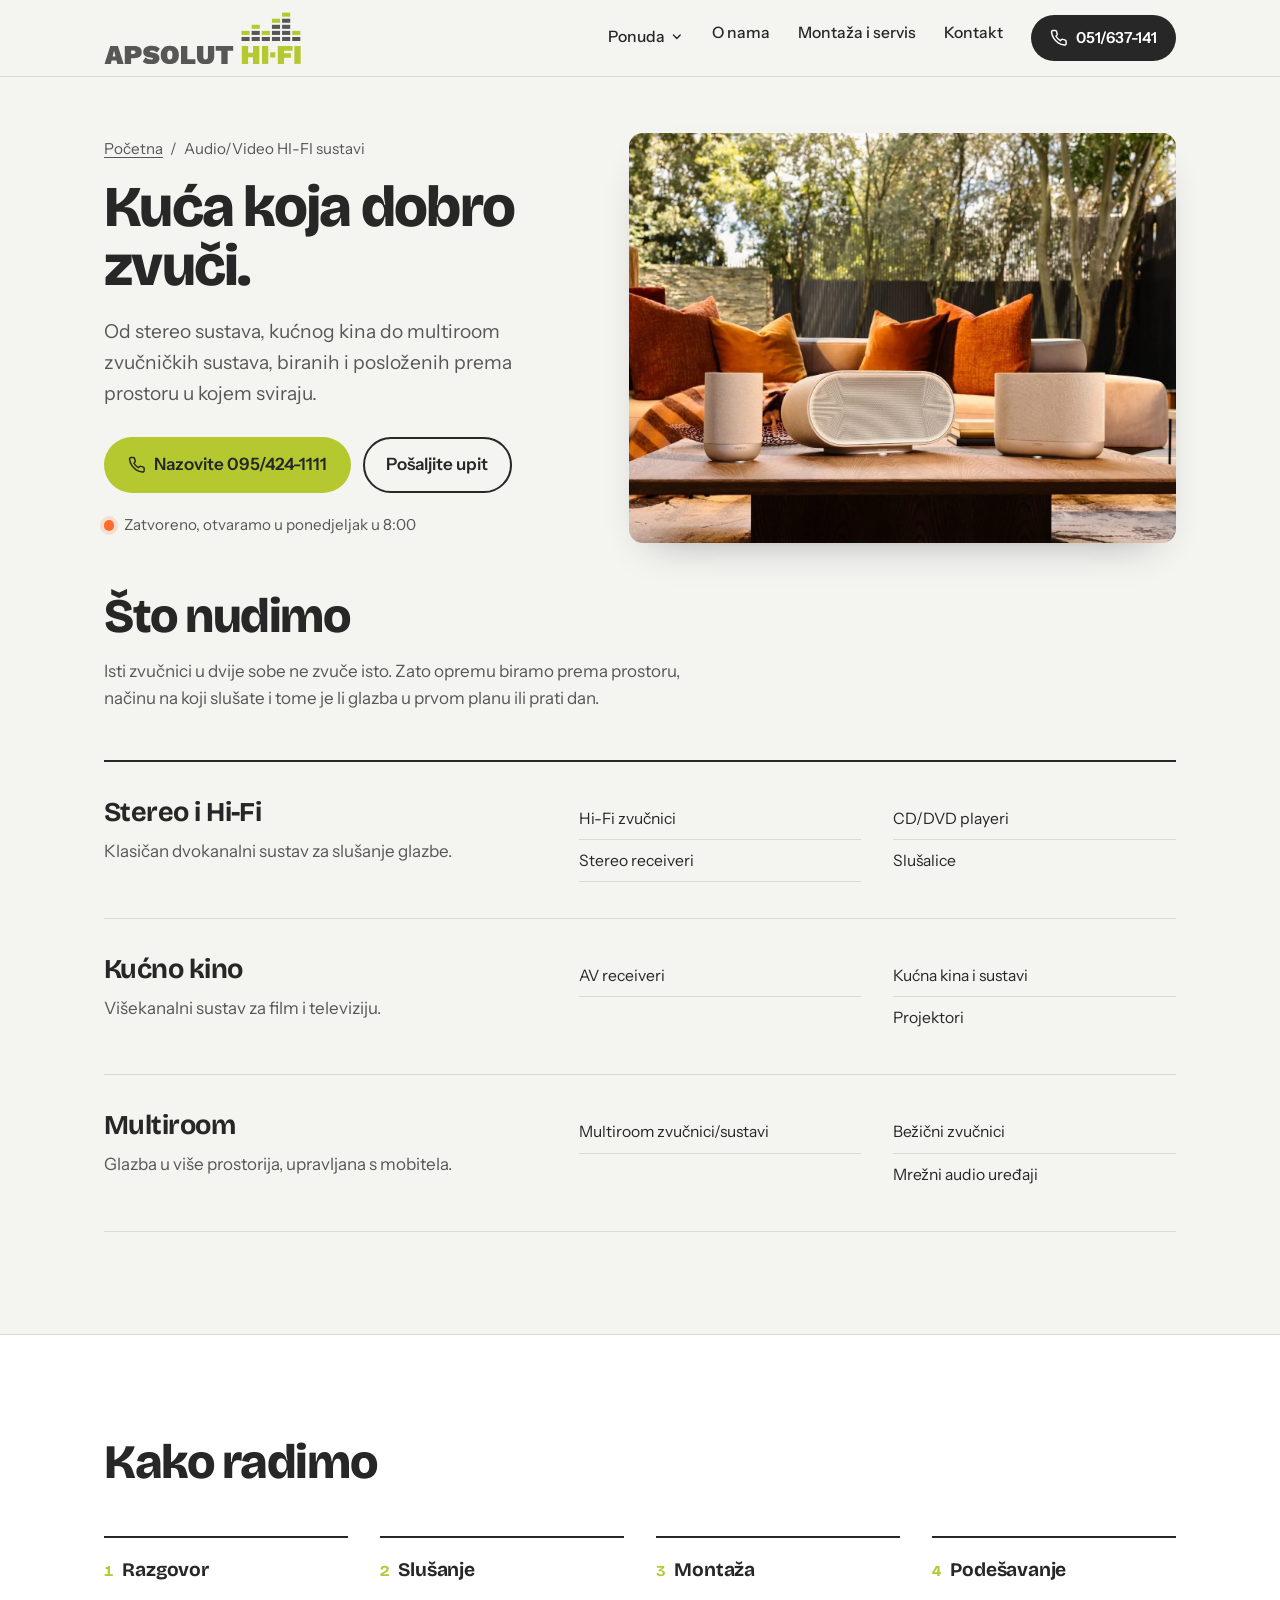
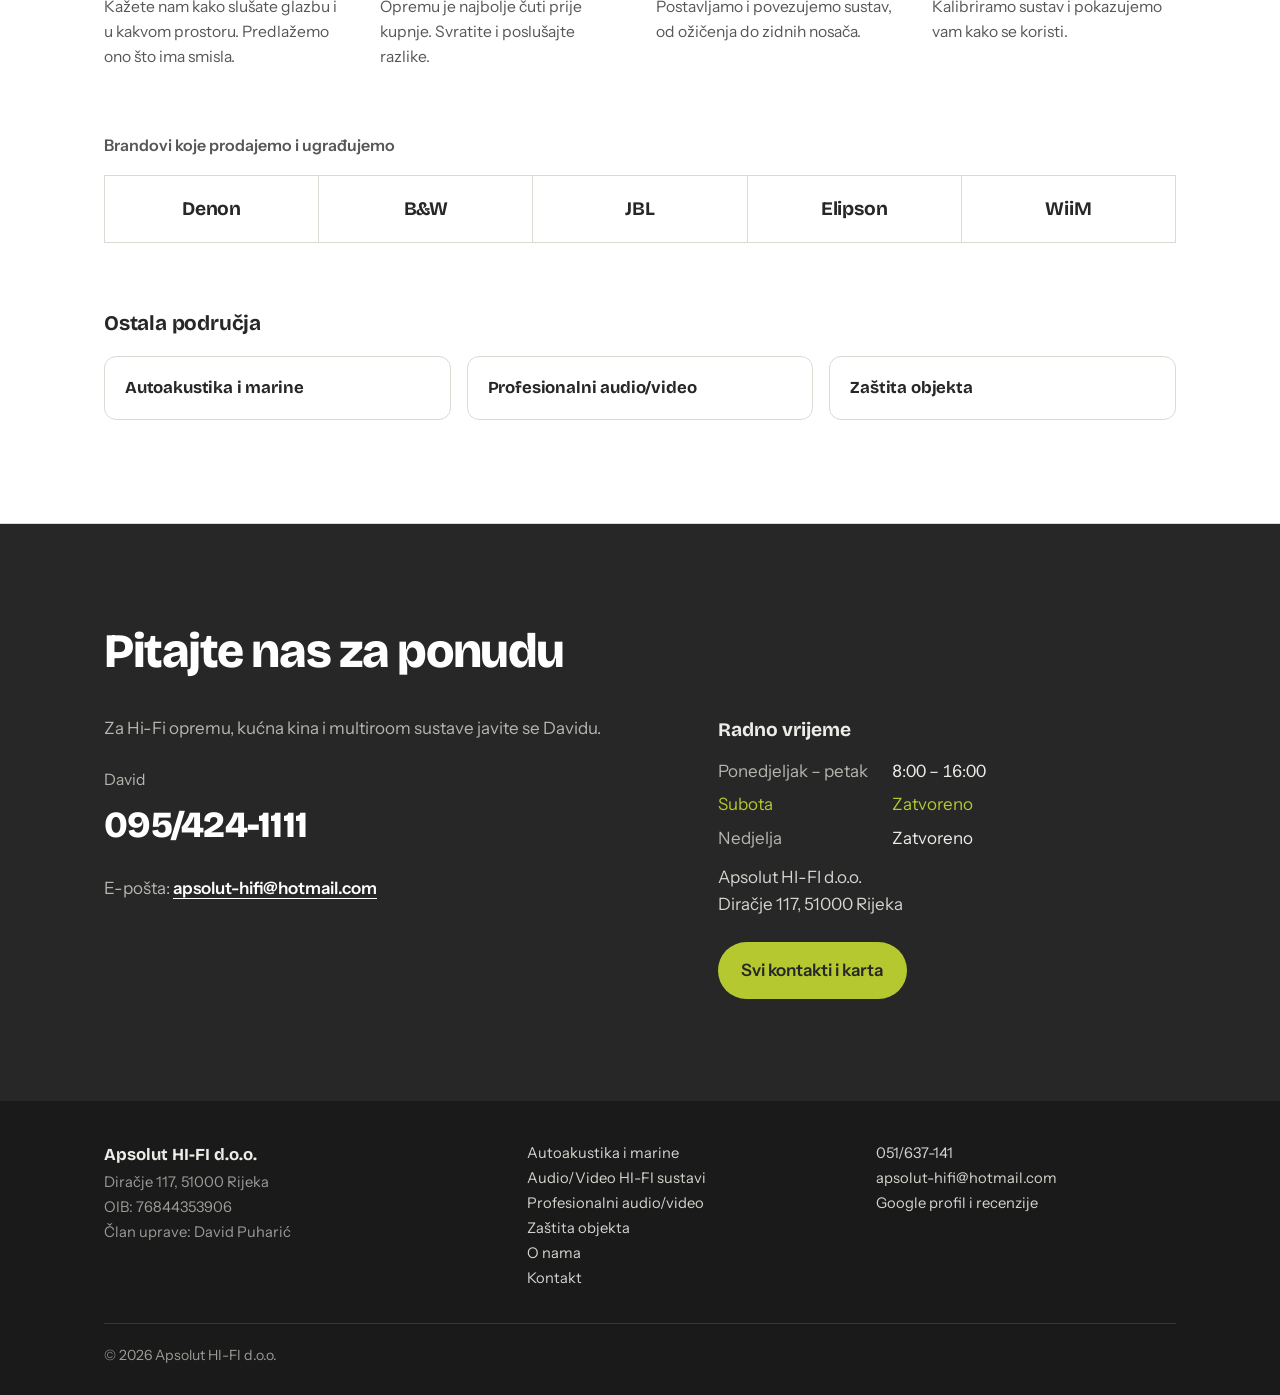
<file: hi-fi.html>
<!doctype html>
<html lang="hr">
<head>
<meta charset="utf-8">
<meta name="viewport" content="width=device-width, initial-scale=1">
<title>Audio/Video HI-FI sustavi | Apsolut HI-FI Rijeka</title>
<meta name="description" content="Hi-Fi zvučnici, stereo i AV receiveri, kućna kina, multiroom sustavi i projektori. Prodaja, montaža i servis u Rijeci.">
<meta name="theme-color" content="#262726">
<meta property="og:type" content="website">
<meta property="og:title" content="Audio/Video HI-FI sustavi | Apsolut HI-FI Rijeka">
<meta property="og:description" content="Hi-Fi zvučnici, stereo i AV receiveri, kućna kina, multiroom sustavi i projektori. Prodaja, montaža i servis u Rijeci.">
<meta property="og:locale" content="hr_HR">
<meta property="og:url" content="https://www.apsolut.hr/hi-fi.html">
<meta property="og:image" content="https://www.apsolut.hr/images/multiroom.jpg">
<meta property="og:image:alt" content="Apsolut HI-FI, Rijeka">
<link rel="canonical" href="https://www.apsolut.hr/hi-fi.html">
<link rel="icon" href="data:image/svg+xml,%3Csvg xmlns='http://www.w3.org/2000/svg' viewBox='0 0 32 32'%3E%3Crect width='32' height='32' rx='6' fill='%23575756'/%3E%3Crect x='5' y='17' width='5' height='4' fill='%23b5c830'/%3E%3Crect x='5' y='23' width='5' height='4' fill='%23fff'/%3E%3Crect x='13.5' y='9' width='5' height='4' fill='%23b5c830'/%3E%3Crect x='13.5' y='15' width='5' height='4' fill='%23fff'/%3E%3Crect x='13.5' y='21' width='5' height='6' fill='%23fff'/%3E%3Crect x='22' y='13' width='5' height='4' fill='%23b5c830'/%3E%3Crect x='22' y='19' width='5' height='8' fill='%23fff'/%3E%3C/svg%3E">
<link rel="preconnect" href="https://fonts.googleapis.com">
<link rel="preconnect" href="https://fonts.gstatic.com" crossorigin>
<link href="https://fonts.googleapis.com/css2?family=Bricolage+Grotesque:opsz,wght@12..96,500;12..96,700;12..96,800&family=Instrument+Sans:wght@400;500;600&family=Martian+Mono:wght@400;500&display=swap" rel="stylesheet">
<link rel="stylesheet" href="style.css">
<script src="script.js" defer></script>
</head>
<body>
<a class="skip" href="#sadrzaj">Preskoči na sadržaj</a>

<header class="site-header">
  <div class="wrap">
    <a class="logo" href="index.html" aria-label="Apsolut HI-FI, početak"><svg class="logo-img" viewBox="278 120 2278 610" role="img" aria-label="Apsolut HI-FI" xmlns="http://www.w3.org/2000/svg"><g fill="#575756"><path d="M 2336.5 197.6 L 2430.3 197.6 L 2430.3 244.5 L 2336.5 244.5 Z M 2336.5 197.6 " transform="matrix(0.999288, 0, 0, 0.999288, 0.832821, 0)"/><path d="M 1867.4 408.7 L 1961.2 408.7 L 1961.2 455.6 L 1867.4 455.6 Z M 1867.4 408.7 " transform="matrix(0.999288, 0, 0, 0.999288, 0.832821, 0)"/><path d="M 1984.6 338.3 L 2078.5 338.3 L 2078.5 385.2 L 1984.6 385.2 Z M 1984.6 338.3 " transform="matrix(0.999288, 0, 0, 0.999288, 0.832821, 0)"/><path d="M 1984.6 408.7 L 2078.5 408.7 L 2078.5 455.6 L 1984.6 455.6 Z M 1984.6 408.7 " transform="matrix(0.999288, 0, 0, 0.999288, 0.832821, 0)"/><path d="M 2101.9 408.7 L 2195.7 408.7 L 2195.7 455.6 L 2101.9 455.6 Z M 2101.9 408.7 " transform="matrix(0.999288, 0, 0, 0.999288, 0.832821, 0)"/><path d="M 2219.2 268 L 2313 268 L 2313 314.9 L 2219.2 314.9 Z M 2219.2 268 " transform="matrix(0.999288, 0, 0, 0.999288, 0.832821, 0)"/><path d="M 2219.2 338.3 L 2313 338.3 L 2313 385.2 L 2219.2 385.2 Z M 2219.2 338.3 " transform="matrix(0.999288, 0, 0, 0.999288, 0.832821, 0)"/><path d="M 2219.2 408.7 L 2313 408.7 L 2313 455.6 L 2219.2 455.6 Z M 2219.2 408.7 " transform="matrix(0.999288, 0, 0, 0.999288, 0.832821, 0)"/><path d="M 2336.5 268 L 2430.3 268 L 2430.3 314.9 L 2336.5 314.9 Z M 2336.5 268 " transform="matrix(0.999288, 0, 0, 0.999288, 0.832821, 0)"/><path d="M 2336.5 338.3 L 2430.3 338.3 L 2430.3 385.2 L 2336.5 385.2 Z M 2336.5 338.3 " transform="matrix(0.999288, 0, 0, 0.999288, 0.832821, 0)"/><path d="M 2336.5 408.7 L 2430.3 408.7 L 2430.3 455.6 L 2336.5 455.6 Z M 2336.5 408.7 " transform="matrix(0.999288, 0, 0, 0.999288, 0.832821, 0)"/><path d="M 2453.7 408.7 L 2547.5 408.7 L 2547.5 455.6 L 2453.7 455.6 Z M 2453.7 408.7 " transform="matrix(0.999288, 0, 0, 0.999288, 0.832821, 0)"/><path d="M 431.2 719.8 L 505.5 719.8 L 438.4 513.6 L 350.9 513.6 L 284.1 719.8 L 356.6 719.8 L 366.2 680.4 L 421.8 680.4 Z M 377.2 635.1 L 385.6 601.4 L 393.7 566.4 L 394.7 566.4 L 411.2 635.1 Z M 377.2 635.1 "/><path d="M 627.5 513.6 L 518.2 513.6 L 518.2 719.8 L 590.9 719.8 L 590.9 654.2 L 627.5 654.2 C 684.9 654.2 714 630.1 714 585.8 C 714 537.7 684.9 513.6 627.5 513.6 Z M 615.6 604.2 L 590.9 604.2 L 590.9 565.5 L 615.6 565.5 C 633.4 565.5 641.2 571.4 641.2 584.8 C 641.2 598.3 633.4 604.2 615.6 604.2 Z M 615.6 604.2 "/><path d="M 828 510.5 C 765.8 510.5 731.5 539.2 731.5 581.4 C 731.5 618.6 754.9 637.6 812.7 647 C 837.1 651.1 844.5 654.2 844.5 660.1 C 844.5 665.4 839.2 669.5 821.8 669.5 C 794.9 669.5 774.6 661.7 757.7 643.6 L 725.9 693.8 C 751.2 712.3 774.9 722.9 827.1 722.9 C 877.7 722.9 919.2 700.1 919.2 656.4 C 919.2 617 894.2 597.3 836.1 588.3 C 813 584.5 806.1 581.1 806.1 575.8 C 806.1 568.9 815.5 563.9 830.2 563.9 C 853.6 563.9 872 571.1 891.1 588.6 L 922.9 543.3 C 893.9 518 867.3 510.5 828 510.5 Z M 828 510.5 "/><path d="M 1038.6 510.5 C 973.4 510.5 933.7 549.2 933.7 616.7 C 933.7 684.2 973.4 722.9 1038.6 722.9 C 1104.2 722.9 1143.3 684.2 1143.3 616.7 C 1143.3 549.2 1104.2 510.5 1038.6 510.5 Z M 1038.6 565.2 C 1059.9 565.2 1068.9 580.8 1068.9 616.7 C 1068.9 652.6 1059.9 668.2 1038.6 668.2 C 1017.4 668.2 1008 652.6 1008 616.7 C 1008 580.8 1017.4 565.2 1038.6 565.2 Z M 1038.6 565.2 "/><path d="M 1240.6 666.4 L 1240.6 513.6 L 1167.8 513.6 L 1167.8 719.8 L 1333.9 719.8 L 1333.9 666.4 Z M 1240.6 666.4 "/><path d="M 1551.5 513.6 L 1478.7 513.6 L 1478.7 636.7 C 1478.7 657.6 1469.3 668.2 1451.8 668.2 C 1434.7 668.2 1425.3 657.6 1425.3 636.7 L 1425.3 513.6 L 1352.2 513.6 L 1352.2 631.1 C 1352.2 692.6 1385.3 722.9 1451.8 722.9 C 1518.4 722.9 1551.5 692.6 1551.5 631.1 Z M 1551.5 513.6 "/><path d="M 1770.7 513.6 L 1568.9 513.6 L 1568.9 567 L 1633.6 567 L 1633.6 719.8 L 1706.4 719.8 L 1706.4 567 L 1770.7 567 Z M 1770.7 513.6 "/></g><g fill="#b5c830"><path d="M 2219.2 197.6 L 2313 197.6 L 2313 244.5 L 2219.2 244.5 Z M 2219.2 197.6 " transform="matrix(0.999288, 0, 0, 0.999288, 0.832821, 0)"/><path d="M 2336.5 127.2 L 2430.3 127.2 L 2430.3 174.1 L 2336.5 174.1 Z M 2336.5 127.2 " transform="matrix(0.999288, 0, 0, 0.999288, 0.832821, 0)"/><path d="M 1867.4 338.3 L 1961.2 338.3 L 1961.2 385.2 L 1867.4 385.2 Z M 1867.4 338.3 " transform="matrix(0.999288, 0, 0, 0.999288, 0.832821, 0)"/><path d="M 1984.6 268 L 2078.5 268 L 2078.5 314.9 L 1984.6 314.9 Z M 1984.6 268 " transform="matrix(0.999288, 0, 0, 0.999288, 0.832821, 0)"/><path d="M 2101.9 338.3 L 2195.7 338.3 L 2195.7 385.2 L 2101.9 385.2 Z M 2101.9 338.3 " transform="matrix(0.999288, 0, 0, 0.999288, 0.832821, 0)"/><path d="M 2453.7 338.3 L 2547.5 338.3 L 2547.5 385.2 L 2453.7 385.2 Z M 2453.7 338.3 " transform="matrix(0.999288, 0, 0, 0.999288, 0.832821, 0)"/><path d="M 1999.8 513.6 L 1999.8 589.5 L 1943.3 589.5 L 1943.3 513.6 L 1870.5 513.6 L 1870.5 719.8 L 1943.3 719.8 L 1943.3 642.9 L 1999.8 642.9 L 1999.8 719.8 L 2072.6 719.8 L 2072.6 513.6 Z M 1999.8 513.6 "/><path d="M 2103.5 513.6 L 2176.3 513.6 L 2176.3 719.8 L 2103.5 719.8 Z M 2103.5 513.6 "/><path d="M 2456.7 567 L 2456.7 513.6 L 2285.9 513.6 L 2285.9 719.8 L 2358.7 719.8 L 2358.7 649.2 L 2438 649.2 L 2438 595.8 L 2358.7 595.8 L 2358.7 567 Z M 2456.7 567 "/><path d="M 2477.4 513.6 L 2550.2 513.6 L 2550.2 719.8 L 2477.4 719.8 Z M 2477.4 513.6 "/><path d="M 2198.2 585.8 L 2257.7 585.8 L 2257.7 645.3 L 2198.2 645.3 Z M 2198.2 585.8 "/></g></svg></a>
    <button class="menu-btn" aria-expanded="false" aria-controls="nav" aria-label="Izbornik">
      <svg class="open" viewBox="0 0 24 24" fill="none" stroke="currentColor" stroke-width="2" stroke-linecap="round" aria-hidden="true"><path d="M4 7h16M4 12h16M4 17h16"/></svg>
      <svg class="close" viewBox="0 0 24 24" fill="none" stroke="currentColor" stroke-width="2" stroke-linecap="round" aria-hidden="true"><path d="M6 6l12 12M18 6L6 18"/></svg>
    </button>
    <nav class="nav" id="nav" aria-label="Glavna navigacija">
      <ul>
        <li class="has-sub">
          <button type="button" class="sub-btn" aria-expanded="false">Ponuda
            <svg viewBox="0 0 24 24" fill="none" stroke="currentColor" stroke-width="2.5" stroke-linecap="round" stroke-linejoin="round" aria-hidden="true"><path d="M6 9l6 6 6-6"/></svg>
          </button>
          <div class="submenu">
          <a href="autoakustika.html">Autoakustika i marine</a>
          <a href="hi-fi.html" aria-current="page">Audio/Video HI-FI sustavi</a>
          <a href="profesionalni.html">Profesionalni audio/video</a>
          <a href="zastita.html">Zaštita objekta</a>
          </div>
        </li>
        <li><a class="link" href="index.html#o-nama">O nama</a></li>
        <li><a class="link" href="index.html#usluge">Montaža i servis</a></li>
        <li><a class="link" href="index.html#kontakt">Kontakt</a></li>
      </ul>
      <a class="btn btn-ink btn-sm" href="tel:+38551637141">
        <svg viewBox="0 0 24 24" fill="none" stroke="currentColor" stroke-width="2" stroke-linecap="round" stroke-linejoin="round" aria-hidden="true"><path d="M22 16.9v3a2 2 0 0 1-2.2 2 19.8 19.8 0 0 1-8.6-3.1 19.5 19.5 0 0 1-6-6A19.8 19.8 0 0 1 2.1 4.2 2 2 0 0 1 4.1 2h3a2 2 0 0 1 2 1.7c.1 1 .4 1.9.7 2.8a2 2 0 0 1-.5 2.1L8.1 9.9a16 16 0 0 0 6 6l1.3-1.3a2 2 0 0 1 2.1-.4c.9.3 1.8.6 2.8.7a2 2 0 0 1 1.7 2z"/></svg>
        051/637-141
      </a>
    </nav>
  </div>
</header>

<main id="sadrzaj">

  <section class="page-hero">
    <div class="wrap hero-grid">
      <div class="hero-copy">
      <p class="crumbs"><a href="index.html">Početna</a><span aria-hidden="true">/</span>Audio/Video HI-FI sustavi</p>
      <h1>Kuća koja dobro zvuči.</h1>
      <p class="lead">Od stereo sustava, kućnog kina do multiroom zvučničkih sustava, biranih i posloženih prema prostoru u kojem sviraju.</p>
      <div class="actions">
        <a class="btn btn-amber" href="tel:+385954241111">
          <svg viewBox="0 0 24 24" fill="none" stroke="currentColor" stroke-width="2" stroke-linecap="round" stroke-linejoin="round" aria-hidden="true"><path d="M22 16.9v3a2 2 0 0 1-2.2 2 19.8 19.8 0 0 1-8.6-3.1 19.5 19.5 0 0 1-6-6A19.8 19.8 0 0 1 2.1 4.2 2 2 0 0 1 4.1 2h3a2 2 0 0 1 2 1.7c.1 1 .4 1.9.7 2.8a2 2 0 0 1-.5 2.1L8.1 9.9a16 16 0 0 0 6 6l1.3-1.3a2 2 0 0 1 2.1-.4c.9.3 1.8.6 2.8.7a2 2 0 0 1 1.7 2z"/></svg>
          Nazovite 095/424-1111
        </a>
        <a class="btn btn-line" href="mailto:apsolut-hifi@hotmail.com?subject=Upit%3A%20Audio/Video%20HI-FI%20sustavi">Pošaljite upit</a>
      </div>
      <p class="status" id="status" data-open="false" role="status">
        <span class="led" aria-hidden="true"></span>
        <span id="status-text">Provjeravam radno vrijeme</span>
      </p>
      </div>
      <figure class="hero-photo">
        <img src="images/multiroom.jpg" alt="Denon bežični zvučnici na stolu u vrtnom dnevnom boravku" loading="eager">
      </figure>
    </div>
  </section>

  <section class="section" style="padding-top:0">
    <div class="wrap">
      <h2 class="section-title">Što nudimo</h2>
      <p class="section-intro">Isti zvučnici u dvije sobe ne zvuče isto. Zato opremu biramo prema prostoru, načinu na koji slušate i tome je li glazba u prvom planu ili prati dan.</p>
      <div class="offer">
        <article class="offer-row">
          <div>
            <h3>Stereo i Hi-Fi</h3>
            <p class="desc">Klasičan dvokanalni sustav za slušanje glazbe.</p>
          </div>
          <ul>
            <li>Hi-Fi zvučnici</li>
            <li>Stereo receiveri</li>
            <li>CD/DVD playeri</li>
            <li>Slušalice</li>
          </ul>
        </article>
        <article class="offer-row">
          <div>
            <h3>Kućno kino</h3>
            <p class="desc">Višekanalni sustav za film i televiziju.</p>
          </div>
          <ul>
            <li>AV receiveri</li>
            <li>Kućna kina i sustavi</li>
            <li>Projektori</li>
          </ul>
        </article>
        <article class="offer-row">
          <div>
            <h3>Multiroom</h3>
            <p class="desc">Glazba u više prostorija, upravljana s mobitela.</p>
          </div>
          <ul>
            <li>Multiroom zvučnici/sustavi</li>
            <li>Bežični zvučnici</li>
            <li>Mrežni audio uređaji</li>
          </ul>
        </article>
      </div>
    </div>
  </section>

  <section class="section about">
    <div class="wrap">
      <h2 class="section-title">Kako radimo</h2>
      <div class="steps">
        <div class="step">
          <h3>Razgovor</h3>
          <p>Kažete nam kako slušate glazbu i u kakvom prostoru. Predlažemo ono što ima smisla.</p>
        </div>
        <div class="step">
          <h3>Slušanje</h3>
          <p>Opremu je najbolje čuti prije kupnje. Svratite i poslušajte razlike.</p>
        </div>
        <div class="step">
          <h3>Montaža</h3>
          <p>Postavljamo i povezujemo sustav, od ožičenja do zidnih nosača.</p>
        </div>
        <div class="step">
          <h3>Podešavanje</h3>
          <p>Kalibriramo sustav i pokazujemo vam kako se koristi.</p>
        </div>
      </div>
      <div class="brands">
        <h3>Brandovi koje prodajemo i ugrađujemo</h3>
        <ul class="brand-wall">
          <li>Denon</li>
          <li>B&amp;W</li>
          <li>JBL</li>
          <li>Elipson</li>
          <li>WiiM</li>
        </ul>
      </div>
      <div class="related">
        <h2>Ostala područja</h2>
        <ul>
          <li><a href="autoakustika.html">Autoakustika i marine</a></li>
          <li><a href="profesionalni.html">Profesionalni audio/video</a></li>
          <li><a href="zastita.html">Zaštita objekta</a></li>
        </ul>
      </div>
    </div>
  </section>

  <section class="section band" id="kontakt">
    <div class="wrap">
      <h2 class="section-title">Pitajte nas za ponudu</h2>
      <div class="band-grid">
        <div>
          <p>Za Hi-Fi opremu, kućna kina i multiroom sustave javite se Davidu.</p>
          <p style="margin-top:1.5rem"><span class="who">David</span><br>
            <a class="num" href="tel:+385954241111">095/424-1111</a></p>
          <p class="mail">E-pošta: <a href="mailto:apsolut-hifi@hotmail.com?subject=Upit%20s%20web%20stranice">apsolut-hifi@hotmail.com</a></p>
        </div>
        <div>
          <h3>Radno vrijeme</h3>
          <dl class="hours" id="hours">
            <dt data-day="1,2,3,4,5">Ponedjeljak – petak</dt><dd data-day="1,2,3,4,5">8:00 – 16:00</dd>
            <dt data-day="6">Subota</dt><dd data-day="6">Zatvoreno</dd>
            <dt data-day="0">Nedjelja</dt><dd data-day="0">Zatvoreno</dd>
          </dl>
          <address>
            Apsolut HI-FI d.o.o.<br>
            Diračje 117, 51000 Rijeka
          </address>
          <a class="btn btn-amber" href="index.html#kontakt">Svi kontakti i karta</a>
        </div>
      </div>
    </div>
  </section>
</main>

<footer class="site-footer">
  <div class="wrap">
    <div class="foot-grid">
      <div class="foot-legal">
        <strong>Apsolut HI-FI d.o.o.</strong><br>
        Diračje 117, 51000 Rijeka<br>
        OIB: 76844353906<br>
        Član uprave: David Puharić
      </div>
      <nav class="foot-nav" aria-label="Podnožje">
        <a href="autoakustika.html">Autoakustika i marine</a>
        <a href="hi-fi.html">Audio/Video HI-FI sustavi</a>
        <a href="profesionalni.html">Profesionalni audio/video</a>
        <a href="zastita.html">Zaštita objekta</a>
        <a href="index.html#o-nama">O nama</a>
        <a href="index.html#kontakt">Kontakt</a>
      </nav>
      <div class="foot-side">
        <a href="tel:+38551637141">051/637-141</a><br>
        <a href="mailto:apsolut-hifi@hotmail.com">apsolut-hifi@hotmail.com</a><br>
        <a href="https://share.google/ZKHyD7UmfXmHvBYUr" target="_blank" rel="noopener">Google profil i recenzije</a>
      </div>
    </div>
    <p class="foot-copy">&copy; 2026 Apsolut HI-FI d.o.o.</p>
  </div>
</footer>
</body>
</html>
</file>
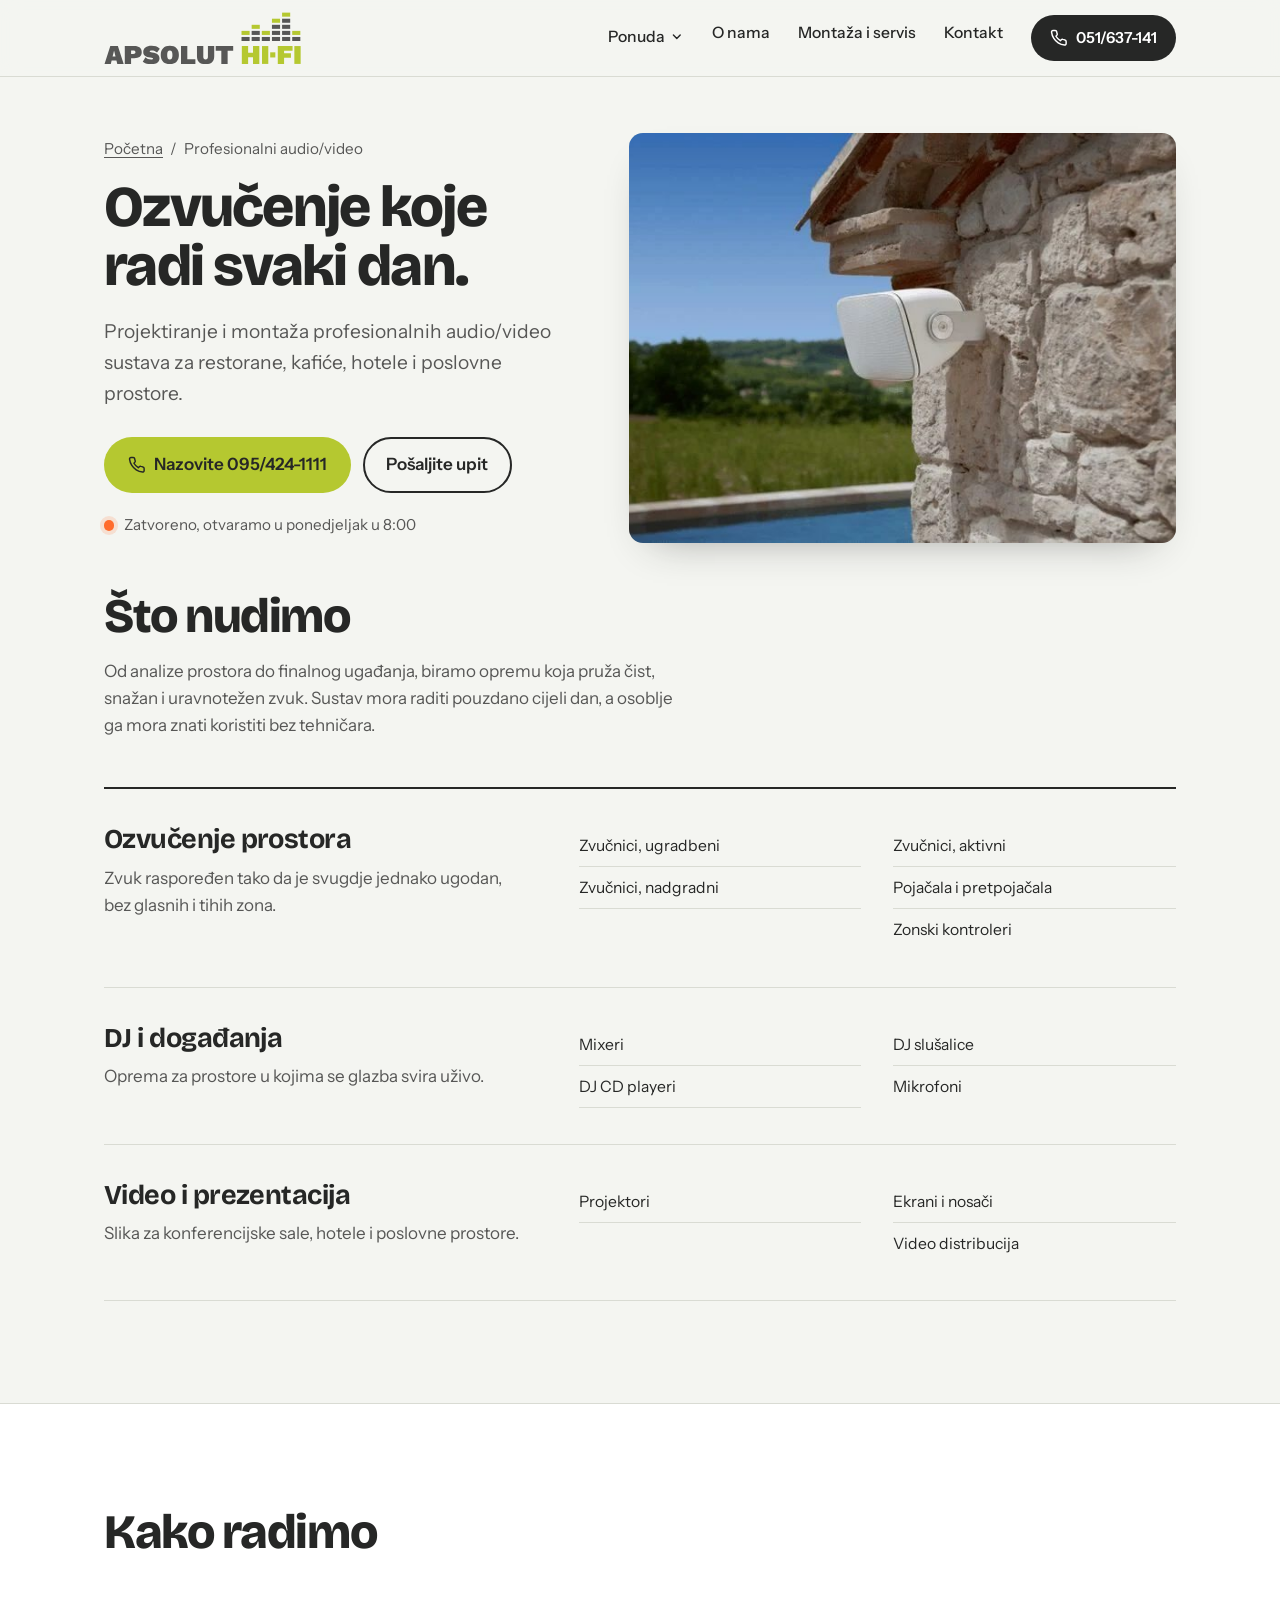
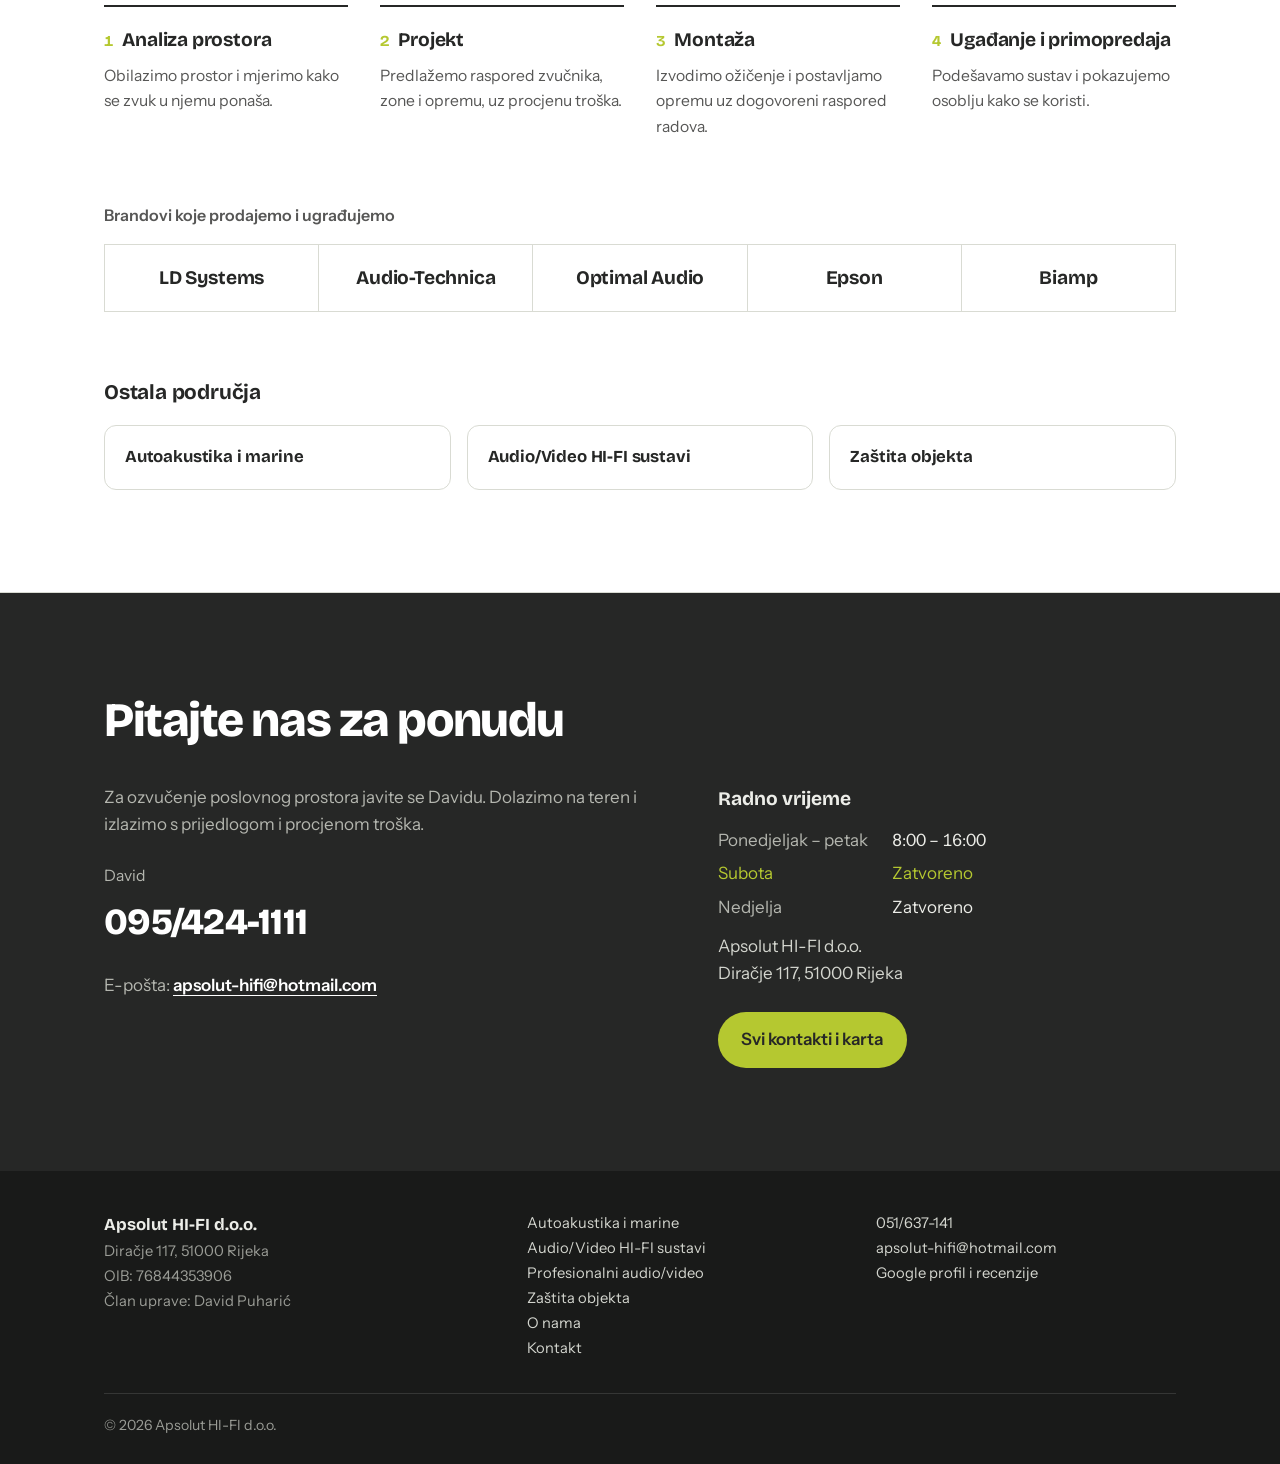
<file: profesionalni.html>
<!doctype html>
<html lang="hr">
<head>
<meta charset="utf-8">
<meta name="viewport" content="width=device-width, initial-scale=1">
<title>Profesionalni audio/video | Apsolut HI-FI Rijeka</title>
<meta name="description" content="Projektiranje i montaža profesionalnih audio/video sustava za restorane, kafiće, hotele i poslovne prostore. Apsolut HI-FI, Rijeka.">
<meta name="theme-color" content="#262726">
<meta property="og:type" content="website">
<meta property="og:title" content="Profesionalni audio/video | Apsolut HI-FI Rijeka">
<meta property="og:description" content="Projektiranje i montaža profesionalnih audio/video sustava za restorane, kafiće, hotele i poslovne prostore. Apsolut HI-FI, Rijeka.">
<meta property="og:locale" content="hr_HR">
<meta property="og:url" content="https://www.apsolut.hr/profesionalni.html">
<meta property="og:image" content="https://www.apsolut.hr/images/vanjski-zvucnici.jpg">
<meta property="og:image:alt" content="Apsolut HI-FI, Rijeka">
<link rel="canonical" href="https://www.apsolut.hr/profesionalni.html">
<link rel="icon" href="data:image/svg+xml,%3Csvg xmlns='http://www.w3.org/2000/svg' viewBox='0 0 32 32'%3E%3Crect width='32' height='32' rx='6' fill='%23575756'/%3E%3Crect x='5' y='17' width='5' height='4' fill='%23b5c830'/%3E%3Crect x='5' y='23' width='5' height='4' fill='%23fff'/%3E%3Crect x='13.5' y='9' width='5' height='4' fill='%23b5c830'/%3E%3Crect x='13.5' y='15' width='5' height='4' fill='%23fff'/%3E%3Crect x='13.5' y='21' width='5' height='6' fill='%23fff'/%3E%3Crect x='22' y='13' width='5' height='4' fill='%23b5c830'/%3E%3Crect x='22' y='19' width='5' height='8' fill='%23fff'/%3E%3C/svg%3E">
<link rel="preconnect" href="https://fonts.googleapis.com">
<link rel="preconnect" href="https://fonts.gstatic.com" crossorigin>
<link href="https://fonts.googleapis.com/css2?family=Bricolage+Grotesque:opsz,wght@12..96,500;12..96,700;12..96,800&family=Instrument+Sans:wght@400;500;600&family=Martian+Mono:wght@400;500&display=swap" rel="stylesheet">
<link rel="stylesheet" href="style.css">
<script src="script.js" defer></script>
</head>
<body>
<a class="skip" href="#sadrzaj">Preskoči na sadržaj</a>

<header class="site-header">
  <div class="wrap">
    <a class="logo" href="index.html" aria-label="Apsolut HI-FI, početak"><svg class="logo-img" viewBox="278 120 2278 610" role="img" aria-label="Apsolut HI-FI" xmlns="http://www.w3.org/2000/svg"><g fill="#575756"><path d="M 2336.5 197.6 L 2430.3 197.6 L 2430.3 244.5 L 2336.5 244.5 Z M 2336.5 197.6 " transform="matrix(0.999288, 0, 0, 0.999288, 0.832821, 0)"/><path d="M 1867.4 408.7 L 1961.2 408.7 L 1961.2 455.6 L 1867.4 455.6 Z M 1867.4 408.7 " transform="matrix(0.999288, 0, 0, 0.999288, 0.832821, 0)"/><path d="M 1984.6 338.3 L 2078.5 338.3 L 2078.5 385.2 L 1984.6 385.2 Z M 1984.6 338.3 " transform="matrix(0.999288, 0, 0, 0.999288, 0.832821, 0)"/><path d="M 1984.6 408.7 L 2078.5 408.7 L 2078.5 455.6 L 1984.6 455.6 Z M 1984.6 408.7 " transform="matrix(0.999288, 0, 0, 0.999288, 0.832821, 0)"/><path d="M 2101.9 408.7 L 2195.7 408.7 L 2195.7 455.6 L 2101.9 455.6 Z M 2101.9 408.7 " transform="matrix(0.999288, 0, 0, 0.999288, 0.832821, 0)"/><path d="M 2219.2 268 L 2313 268 L 2313 314.9 L 2219.2 314.9 Z M 2219.2 268 " transform="matrix(0.999288, 0, 0, 0.999288, 0.832821, 0)"/><path d="M 2219.2 338.3 L 2313 338.3 L 2313 385.2 L 2219.2 385.2 Z M 2219.2 338.3 " transform="matrix(0.999288, 0, 0, 0.999288, 0.832821, 0)"/><path d="M 2219.2 408.7 L 2313 408.7 L 2313 455.6 L 2219.2 455.6 Z M 2219.2 408.7 " transform="matrix(0.999288, 0, 0, 0.999288, 0.832821, 0)"/><path d="M 2336.5 268 L 2430.3 268 L 2430.3 314.9 L 2336.5 314.9 Z M 2336.5 268 " transform="matrix(0.999288, 0, 0, 0.999288, 0.832821, 0)"/><path d="M 2336.5 338.3 L 2430.3 338.3 L 2430.3 385.2 L 2336.5 385.2 Z M 2336.5 338.3 " transform="matrix(0.999288, 0, 0, 0.999288, 0.832821, 0)"/><path d="M 2336.5 408.7 L 2430.3 408.7 L 2430.3 455.6 L 2336.5 455.6 Z M 2336.5 408.7 " transform="matrix(0.999288, 0, 0, 0.999288, 0.832821, 0)"/><path d="M 2453.7 408.7 L 2547.5 408.7 L 2547.5 455.6 L 2453.7 455.6 Z M 2453.7 408.7 " transform="matrix(0.999288, 0, 0, 0.999288, 0.832821, 0)"/><path d="M 431.2 719.8 L 505.5 719.8 L 438.4 513.6 L 350.9 513.6 L 284.1 719.8 L 356.6 719.8 L 366.2 680.4 L 421.8 680.4 Z M 377.2 635.1 L 385.6 601.4 L 393.7 566.4 L 394.7 566.4 L 411.2 635.1 Z M 377.2 635.1 "/><path d="M 627.5 513.6 L 518.2 513.6 L 518.2 719.8 L 590.9 719.8 L 590.9 654.2 L 627.5 654.2 C 684.9 654.2 714 630.1 714 585.8 C 714 537.7 684.9 513.6 627.5 513.6 Z M 615.6 604.2 L 590.9 604.2 L 590.9 565.5 L 615.6 565.5 C 633.4 565.5 641.2 571.4 641.2 584.8 C 641.2 598.3 633.4 604.2 615.6 604.2 Z M 615.6 604.2 "/><path d="M 828 510.5 C 765.8 510.5 731.5 539.2 731.5 581.4 C 731.5 618.6 754.9 637.6 812.7 647 C 837.1 651.1 844.5 654.2 844.5 660.1 C 844.5 665.4 839.2 669.5 821.8 669.5 C 794.9 669.5 774.6 661.7 757.7 643.6 L 725.9 693.8 C 751.2 712.3 774.9 722.9 827.1 722.9 C 877.7 722.9 919.2 700.1 919.2 656.4 C 919.2 617 894.2 597.3 836.1 588.3 C 813 584.5 806.1 581.1 806.1 575.8 C 806.1 568.9 815.5 563.9 830.2 563.9 C 853.6 563.9 872 571.1 891.1 588.6 L 922.9 543.3 C 893.9 518 867.3 510.5 828 510.5 Z M 828 510.5 "/><path d="M 1038.6 510.5 C 973.4 510.5 933.7 549.2 933.7 616.7 C 933.7 684.2 973.4 722.9 1038.6 722.9 C 1104.2 722.9 1143.3 684.2 1143.3 616.7 C 1143.3 549.2 1104.2 510.5 1038.6 510.5 Z M 1038.6 565.2 C 1059.9 565.2 1068.9 580.8 1068.9 616.7 C 1068.9 652.6 1059.9 668.2 1038.6 668.2 C 1017.4 668.2 1008 652.6 1008 616.7 C 1008 580.8 1017.4 565.2 1038.6 565.2 Z M 1038.6 565.2 "/><path d="M 1240.6 666.4 L 1240.6 513.6 L 1167.8 513.6 L 1167.8 719.8 L 1333.9 719.8 L 1333.9 666.4 Z M 1240.6 666.4 "/><path d="M 1551.5 513.6 L 1478.7 513.6 L 1478.7 636.7 C 1478.7 657.6 1469.3 668.2 1451.8 668.2 C 1434.7 668.2 1425.3 657.6 1425.3 636.7 L 1425.3 513.6 L 1352.2 513.6 L 1352.2 631.1 C 1352.2 692.6 1385.3 722.9 1451.8 722.9 C 1518.4 722.9 1551.5 692.6 1551.5 631.1 Z M 1551.5 513.6 "/><path d="M 1770.7 513.6 L 1568.9 513.6 L 1568.9 567 L 1633.6 567 L 1633.6 719.8 L 1706.4 719.8 L 1706.4 567 L 1770.7 567 Z M 1770.7 513.6 "/></g><g fill="#b5c830"><path d="M 2219.2 197.6 L 2313 197.6 L 2313 244.5 L 2219.2 244.5 Z M 2219.2 197.6 " transform="matrix(0.999288, 0, 0, 0.999288, 0.832821, 0)"/><path d="M 2336.5 127.2 L 2430.3 127.2 L 2430.3 174.1 L 2336.5 174.1 Z M 2336.5 127.2 " transform="matrix(0.999288, 0, 0, 0.999288, 0.832821, 0)"/><path d="M 1867.4 338.3 L 1961.2 338.3 L 1961.2 385.2 L 1867.4 385.2 Z M 1867.4 338.3 " transform="matrix(0.999288, 0, 0, 0.999288, 0.832821, 0)"/><path d="M 1984.6 268 L 2078.5 268 L 2078.5 314.9 L 1984.6 314.9 Z M 1984.6 268 " transform="matrix(0.999288, 0, 0, 0.999288, 0.832821, 0)"/><path d="M 2101.9 338.3 L 2195.7 338.3 L 2195.7 385.2 L 2101.9 385.2 Z M 2101.9 338.3 " transform="matrix(0.999288, 0, 0, 0.999288, 0.832821, 0)"/><path d="M 2453.7 338.3 L 2547.5 338.3 L 2547.5 385.2 L 2453.7 385.2 Z M 2453.7 338.3 " transform="matrix(0.999288, 0, 0, 0.999288, 0.832821, 0)"/><path d="M 1999.8 513.6 L 1999.8 589.5 L 1943.3 589.5 L 1943.3 513.6 L 1870.5 513.6 L 1870.5 719.8 L 1943.3 719.8 L 1943.3 642.9 L 1999.8 642.9 L 1999.8 719.8 L 2072.6 719.8 L 2072.6 513.6 Z M 1999.8 513.6 "/><path d="M 2103.5 513.6 L 2176.3 513.6 L 2176.3 719.8 L 2103.5 719.8 Z M 2103.5 513.6 "/><path d="M 2456.7 567 L 2456.7 513.6 L 2285.9 513.6 L 2285.9 719.8 L 2358.7 719.8 L 2358.7 649.2 L 2438 649.2 L 2438 595.8 L 2358.7 595.8 L 2358.7 567 Z M 2456.7 567 "/><path d="M 2477.4 513.6 L 2550.2 513.6 L 2550.2 719.8 L 2477.4 719.8 Z M 2477.4 513.6 "/><path d="M 2198.2 585.8 L 2257.7 585.8 L 2257.7 645.3 L 2198.2 645.3 Z M 2198.2 585.8 "/></g></svg></a>
    <button class="menu-btn" aria-expanded="false" aria-controls="nav" aria-label="Izbornik">
      <svg class="open" viewBox="0 0 24 24" fill="none" stroke="currentColor" stroke-width="2" stroke-linecap="round" aria-hidden="true"><path d="M4 7h16M4 12h16M4 17h16"/></svg>
      <svg class="close" viewBox="0 0 24 24" fill="none" stroke="currentColor" stroke-width="2" stroke-linecap="round" aria-hidden="true"><path d="M6 6l12 12M18 6L6 18"/></svg>
    </button>
    <nav class="nav" id="nav" aria-label="Glavna navigacija">
      <ul>
        <li class="has-sub">
          <button type="button" class="sub-btn" aria-expanded="false">Ponuda
            <svg viewBox="0 0 24 24" fill="none" stroke="currentColor" stroke-width="2.5" stroke-linecap="round" stroke-linejoin="round" aria-hidden="true"><path d="M6 9l6 6 6-6"/></svg>
          </button>
          <div class="submenu">
          <a href="autoakustika.html">Autoakustika i marine</a>
          <a href="hi-fi.html">Audio/Video HI-FI sustavi</a>
          <a href="profesionalni.html" aria-current="page">Profesionalni audio/video</a>
          <a href="zastita.html">Zaštita objekta</a>
          </div>
        </li>
        <li><a class="link" href="index.html#o-nama">O nama</a></li>
        <li><a class="link" href="index.html#usluge">Montaža i servis</a></li>
        <li><a class="link" href="index.html#kontakt">Kontakt</a></li>
      </ul>
      <a class="btn btn-ink btn-sm" href="tel:+38551637141">
        <svg viewBox="0 0 24 24" fill="none" stroke="currentColor" stroke-width="2" stroke-linecap="round" stroke-linejoin="round" aria-hidden="true"><path d="M22 16.9v3a2 2 0 0 1-2.2 2 19.8 19.8 0 0 1-8.6-3.1 19.5 19.5 0 0 1-6-6A19.8 19.8 0 0 1 2.1 4.2 2 2 0 0 1 4.1 2h3a2 2 0 0 1 2 1.7c.1 1 .4 1.9.7 2.8a2 2 0 0 1-.5 2.1L8.1 9.9a16 16 0 0 0 6 6l1.3-1.3a2 2 0 0 1 2.1-.4c.9.3 1.8.6 2.8.7a2 2 0 0 1 1.7 2z"/></svg>
        051/637-141
      </a>
    </nav>
  </div>
</header>

<main id="sadrzaj">

  <section class="page-hero">
    <div class="wrap hero-grid">
      <div class="hero-copy">
      <p class="crumbs"><a href="index.html">Početna</a><span aria-hidden="true">/</span>Profesionalni audio/video</p>
      <h1>Ozvučenje koje radi svaki dan.</h1>
      <p class="lead">Projektiranje i montaža profesionalnih audio/video sustava za restorane, kafiće, hotele i poslovne prostore.</p>
      <div class="actions">
        <a class="btn btn-amber" href="tel:+385954241111">
          <svg viewBox="0 0 24 24" fill="none" stroke="currentColor" stroke-width="2" stroke-linecap="round" stroke-linejoin="round" aria-hidden="true"><path d="M22 16.9v3a2 2 0 0 1-2.2 2 19.8 19.8 0 0 1-8.6-3.1 19.5 19.5 0 0 1-6-6A19.8 19.8 0 0 1 2.1 4.2 2 2 0 0 1 4.1 2h3a2 2 0 0 1 2 1.7c.1 1 .4 1.9.7 2.8a2 2 0 0 1-.5 2.1L8.1 9.9a16 16 0 0 0 6 6l1.3-1.3a2 2 0 0 1 2.1-.4c.9.3 1.8.6 2.8.7a2 2 0 0 1 1.7 2z"/></svg>
          Nazovite 095/424-1111
        </a>
        <a class="btn btn-line" href="mailto:apsolut-hifi@hotmail.com?subject=Upit%3A%20Profesionalni%20audio/video">Pošaljite upit</a>
      </div>
      <p class="status" id="status" data-open="false" role="status">
        <span class="led" aria-hidden="true"></span>
        <span id="status-text">Provjeravam radno vrijeme</span>
      </p>
      </div>
      <figure class="hero-photo">
        <img src="images/vanjski-zvucnici.jpg" alt="Vanjski zvučnik postavljen na kameni zid" loading="eager">
      </figure>
    </div>
  </section>

  <section class="section" style="padding-top:0">
    <div class="wrap">
      <h2 class="section-title">Što nudimo</h2>
      <p class="section-intro">Od analize prostora do finalnog ugađanja, biramo opremu koja pruža čist, snažan i uravnotežen zvuk. Sustav mora raditi pouzdano cijeli dan, a osoblje ga mora znati koristiti bez tehničara.</p>
      <div class="offer">
        <article class="offer-row">
          <div>
            <h3>Ozvučenje prostora</h3>
            <p class="desc">Zvuk raspoređen tako da je svugdje jednako ugodan, bez glasnih i tihih zona.</p>
          </div>
          <ul>
            <li>Zvučnici, ugradbeni</li>
            <li>Zvučnici, nadgradni</li>
            <li>Zvučnici, aktivni</li>
            <li>Pojačala i pretpojačala</li>
            <li>Zonski kontroleri</li>
          </ul>
        </article>
        <article class="offer-row">
          <div>
            <h3>DJ i događanja</h3>
            <p class="desc">Oprema za prostore u kojima se glazba svira uživo.</p>
          </div>
          <ul>
            <li>Mixeri</li>
            <li>DJ CD playeri</li>
            <li>DJ slušalice</li>
            <li>Mikrofoni</li>
          </ul>
        </article>
        <article class="offer-row">
          <div>
            <h3>Video i prezentacija</h3>
            <p class="desc">Slika za konferencijske sale, hotele i poslovne prostore.</p>
          </div>
          <ul>
            <li>Projektori</li>
            <li>Ekrani i nosači</li>
            <li>Video distribucija</li>
          </ul>
        </article>
      </div>
    </div>
  </section>

  <section class="section about">
    <div class="wrap">
      <h2 class="section-title">Kako radimo</h2>
      <div class="steps">
        <div class="step">
          <h3>Analiza prostora</h3>
          <p>Obilazimo prostor i mjerimo kako se zvuk u njemu ponaša.</p>
        </div>
        <div class="step">
          <h3>Projekt</h3>
          <p>Predlažemo raspored zvučnika, zone i opremu, uz procjenu troška.</p>
        </div>
        <div class="step">
          <h3>Montaža</h3>
          <p>Izvodimo ožičenje i postavljamo opremu uz dogovoreni raspored radova.</p>
        </div>
        <div class="step">
          <h3>Ugađanje i primopredaja</h3>
          <p>Podešavamo sustav i pokazujemo osoblju kako se koristi.</p>
        </div>
      </div>
      <div class="brands">
        <h3>Brandovi koje prodajemo i ugrađujemo</h3>
        <ul class="brand-wall">
          <li>LD Systems</li>
          <li>Audio-Technica</li>
          <li>Optimal Audio</li>
          <li>Epson</li>
          <li>Biamp</li>
        </ul>
      </div>
      <div class="related">
        <h2>Ostala područja</h2>
        <ul>
          <li><a href="autoakustika.html">Autoakustika i marine</a></li>
          <li><a href="hi-fi.html">Audio/Video HI-FI sustavi</a></li>
          <li><a href="zastita.html">Zaštita objekta</a></li>
        </ul>
      </div>
    </div>
  </section>

  <section class="section band" id="kontakt">
    <div class="wrap">
      <h2 class="section-title">Pitajte nas za ponudu</h2>
      <div class="band-grid">
        <div>
          <p>Za ozvučenje poslovnog prostora javite se Davidu. Dolazimo na teren i izlazimo s prijedlogom i procjenom troška.</p>
          <p style="margin-top:1.5rem"><span class="who">David</span><br>
            <a class="num" href="tel:+385954241111">095/424-1111</a></p>
          <p class="mail">E-pošta: <a href="mailto:apsolut-hifi@hotmail.com?subject=Upit%20s%20web%20stranice">apsolut-hifi@hotmail.com</a></p>
        </div>
        <div>
          <h3>Radno vrijeme</h3>
          <dl class="hours" id="hours">
            <dt data-day="1,2,3,4,5">Ponedjeljak – petak</dt><dd data-day="1,2,3,4,5">8:00 – 16:00</dd>
            <dt data-day="6">Subota</dt><dd data-day="6">Zatvoreno</dd>
            <dt data-day="0">Nedjelja</dt><dd data-day="0">Zatvoreno</dd>
          </dl>
          <address>
            Apsolut HI-FI d.o.o.<br>
            Diračje 117, 51000 Rijeka
          </address>
          <a class="btn btn-amber" href="index.html#kontakt">Svi kontakti i karta</a>
        </div>
      </div>
    </div>
  </section>
</main>

<footer class="site-footer">
  <div class="wrap">
    <div class="foot-grid">
      <div class="foot-legal">
        <strong>Apsolut HI-FI d.o.o.</strong><br>
        Diračje 117, 51000 Rijeka<br>
        OIB: 76844353906<br>
        Član uprave: David Puharić
      </div>
      <nav class="foot-nav" aria-label="Podnožje">
        <a href="autoakustika.html">Autoakustika i marine</a>
        <a href="hi-fi.html">Audio/Video HI-FI sustavi</a>
        <a href="profesionalni.html">Profesionalni audio/video</a>
        <a href="zastita.html">Zaštita objekta</a>
        <a href="index.html#o-nama">O nama</a>
        <a href="index.html#kontakt">Kontakt</a>
      </nav>
      <div class="foot-side">
        <a href="tel:+38551637141">051/637-141</a><br>
        <a href="mailto:apsolut-hifi@hotmail.com">apsolut-hifi@hotmail.com</a><br>
        <a href="https://share.google/ZKHyD7UmfXmHvBYUr" target="_blank" rel="noopener">Google profil i recenzije</a>
      </div>
    </div>
    <p class="foot-copy">&copy; 2026 Apsolut HI-FI d.o.o.</p>
  </div>
</footer>
</body>
</html>
</file>
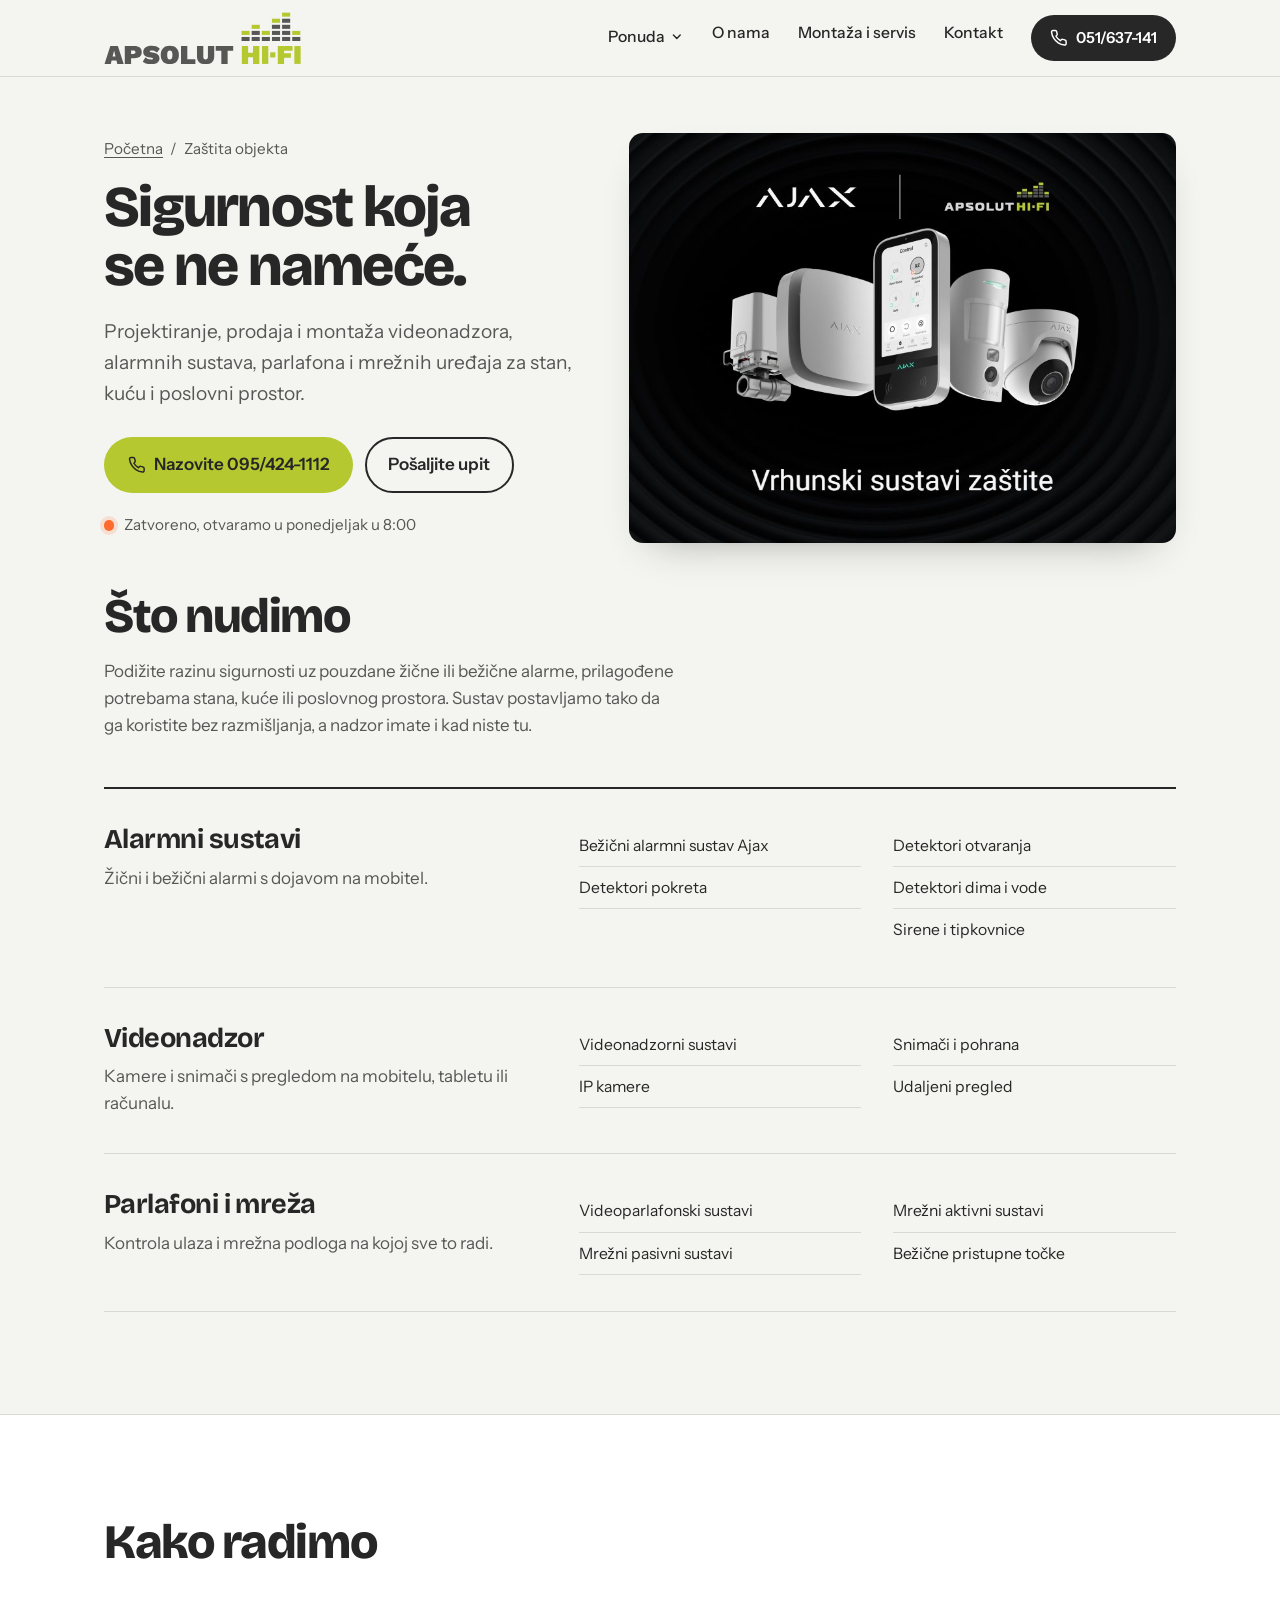
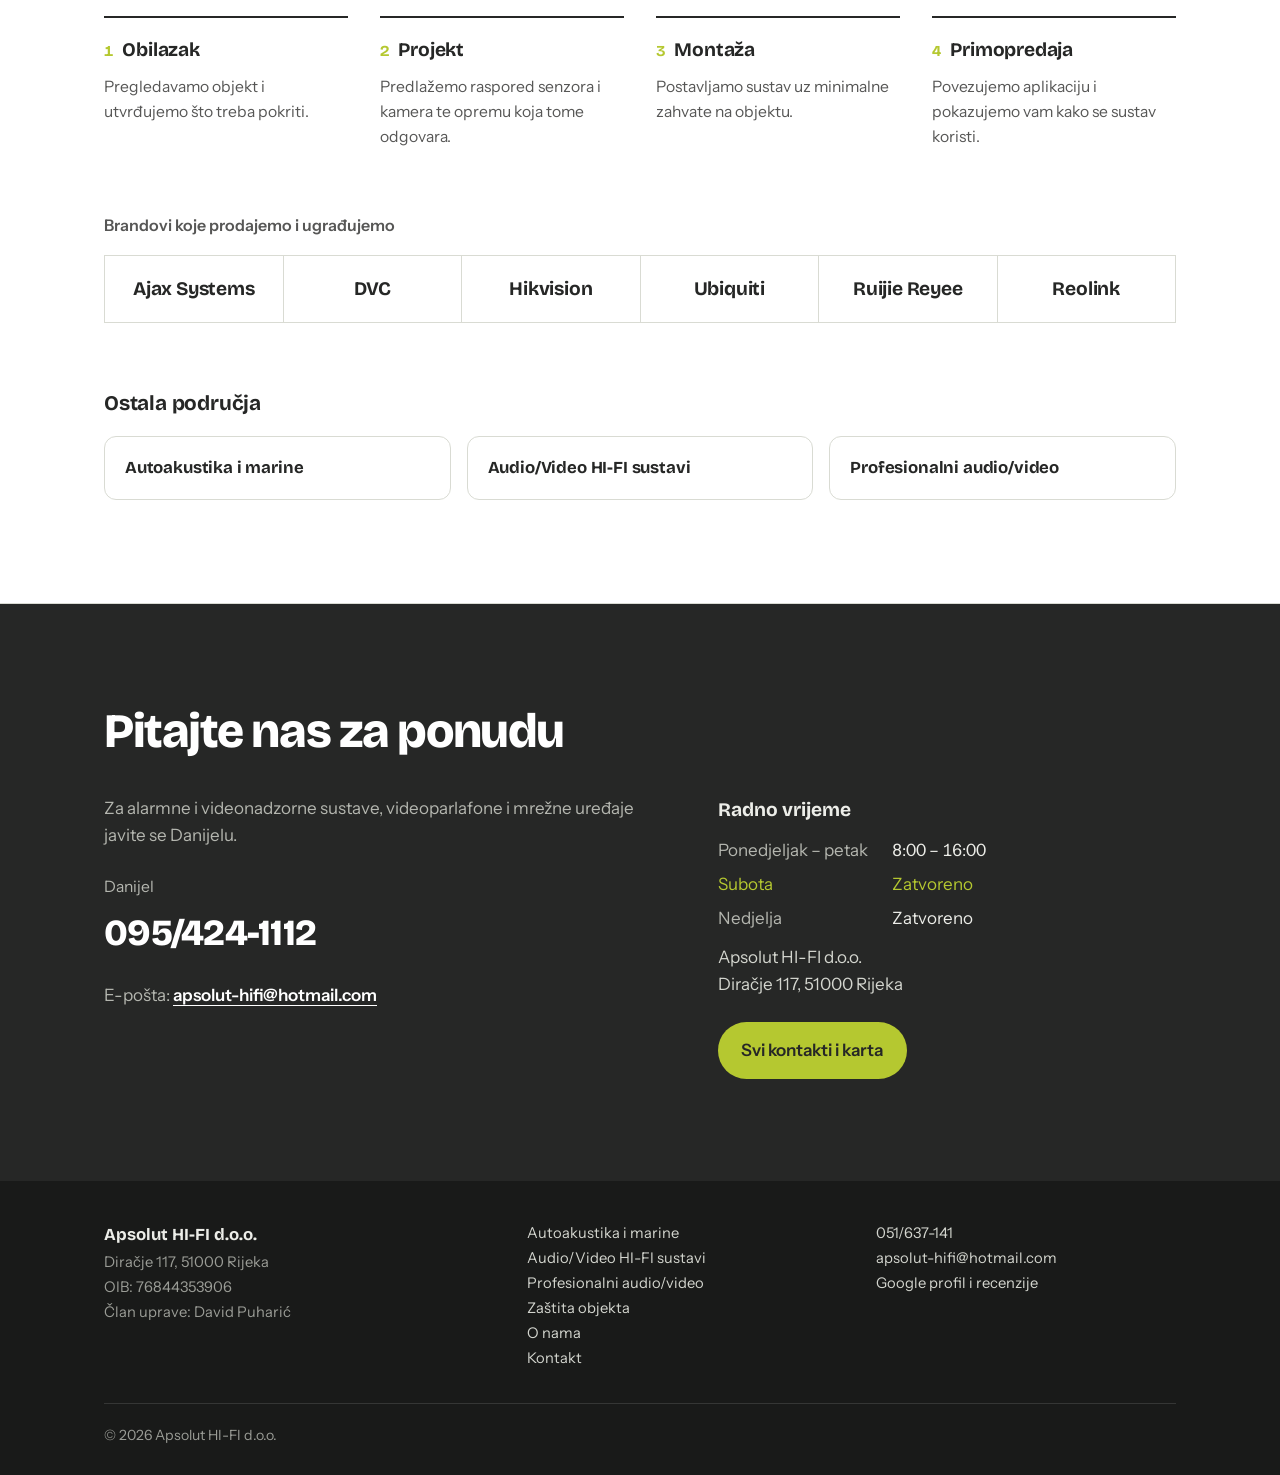
<file: zastita.html>
<!doctype html>
<html lang="hr">
<head>
<meta charset="utf-8">
<meta name="viewport" content="width=device-width, initial-scale=1">
<title>Zaštita objekta | Apsolut HI-FI Rijeka</title>
<meta name="description" content="Projektiranje, prodaja i montaža videonadzora, alarmnih sustava, videoparlafona i mrežnih uređaja. Apsolut HI-FI, Rijeka.">
<meta name="theme-color" content="#262726">
<meta property="og:type" content="website">
<meta property="og:title" content="Zaštita objekta | Apsolut HI-FI Rijeka">
<meta property="og:description" content="Projektiranje, prodaja i montaža videonadzora, alarmnih sustava, videoparlafona i mrežnih uređaja. Apsolut HI-FI, Rijeka.">
<meta property="og:locale" content="hr_HR">
<meta property="og:url" content="https://www.apsolut.hr/zastita.html">
<meta property="og:image" content="https://www.apsolut.hr/images/zastita.jpg">
<meta property="og:image:alt" content="Apsolut HI-FI, Rijeka">
<link rel="canonical" href="https://www.apsolut.hr/zastita.html">
<link rel="icon" href="data:image/svg+xml,%3Csvg xmlns='http://www.w3.org/2000/svg' viewBox='0 0 32 32'%3E%3Crect width='32' height='32' rx='6' fill='%23575756'/%3E%3Crect x='5' y='17' width='5' height='4' fill='%23b5c830'/%3E%3Crect x='5' y='23' width='5' height='4' fill='%23fff'/%3E%3Crect x='13.5' y='9' width='5' height='4' fill='%23b5c830'/%3E%3Crect x='13.5' y='15' width='5' height='4' fill='%23fff'/%3E%3Crect x='13.5' y='21' width='5' height='6' fill='%23fff'/%3E%3Crect x='22' y='13' width='5' height='4' fill='%23b5c830'/%3E%3Crect x='22' y='19' width='5' height='8' fill='%23fff'/%3E%3C/svg%3E">
<link rel="preconnect" href="https://fonts.googleapis.com">
<link rel="preconnect" href="https://fonts.gstatic.com" crossorigin>
<link href="https://fonts.googleapis.com/css2?family=Bricolage+Grotesque:opsz,wght@12..96,500;12..96,700;12..96,800&family=Instrument+Sans:wght@400;500;600&family=Martian+Mono:wght@400;500&display=swap" rel="stylesheet">
<link rel="stylesheet" href="style.css">
<script src="script.js" defer></script>
</head>
<body>
<a class="skip" href="#sadrzaj">Preskoči na sadržaj</a>

<header class="site-header">
  <div class="wrap">
    <a class="logo" href="index.html" aria-label="Apsolut HI-FI, početak"><svg class="logo-img" viewBox="278 120 2278 610" role="img" aria-label="Apsolut HI-FI" xmlns="http://www.w3.org/2000/svg"><g fill="#575756"><path d="M 2336.5 197.6 L 2430.3 197.6 L 2430.3 244.5 L 2336.5 244.5 Z M 2336.5 197.6 " transform="matrix(0.999288, 0, 0, 0.999288, 0.832821, 0)"/><path d="M 1867.4 408.7 L 1961.2 408.7 L 1961.2 455.6 L 1867.4 455.6 Z M 1867.4 408.7 " transform="matrix(0.999288, 0, 0, 0.999288, 0.832821, 0)"/><path d="M 1984.6 338.3 L 2078.5 338.3 L 2078.5 385.2 L 1984.6 385.2 Z M 1984.6 338.3 " transform="matrix(0.999288, 0, 0, 0.999288, 0.832821, 0)"/><path d="M 1984.6 408.7 L 2078.5 408.7 L 2078.5 455.6 L 1984.6 455.6 Z M 1984.6 408.7 " transform="matrix(0.999288, 0, 0, 0.999288, 0.832821, 0)"/><path d="M 2101.9 408.7 L 2195.7 408.7 L 2195.7 455.6 L 2101.9 455.6 Z M 2101.9 408.7 " transform="matrix(0.999288, 0, 0, 0.999288, 0.832821, 0)"/><path d="M 2219.2 268 L 2313 268 L 2313 314.9 L 2219.2 314.9 Z M 2219.2 268 " transform="matrix(0.999288, 0, 0, 0.999288, 0.832821, 0)"/><path d="M 2219.2 338.3 L 2313 338.3 L 2313 385.2 L 2219.2 385.2 Z M 2219.2 338.3 " transform="matrix(0.999288, 0, 0, 0.999288, 0.832821, 0)"/><path d="M 2219.2 408.7 L 2313 408.7 L 2313 455.6 L 2219.2 455.6 Z M 2219.2 408.7 " transform="matrix(0.999288, 0, 0, 0.999288, 0.832821, 0)"/><path d="M 2336.5 268 L 2430.3 268 L 2430.3 314.9 L 2336.5 314.9 Z M 2336.5 268 " transform="matrix(0.999288, 0, 0, 0.999288, 0.832821, 0)"/><path d="M 2336.5 338.3 L 2430.3 338.3 L 2430.3 385.2 L 2336.5 385.2 Z M 2336.5 338.3 " transform="matrix(0.999288, 0, 0, 0.999288, 0.832821, 0)"/><path d="M 2336.5 408.7 L 2430.3 408.7 L 2430.3 455.6 L 2336.5 455.6 Z M 2336.5 408.7 " transform="matrix(0.999288, 0, 0, 0.999288, 0.832821, 0)"/><path d="M 2453.7 408.7 L 2547.5 408.7 L 2547.5 455.6 L 2453.7 455.6 Z M 2453.7 408.7 " transform="matrix(0.999288, 0, 0, 0.999288, 0.832821, 0)"/><path d="M 431.2 719.8 L 505.5 719.8 L 438.4 513.6 L 350.9 513.6 L 284.1 719.8 L 356.6 719.8 L 366.2 680.4 L 421.8 680.4 Z M 377.2 635.1 L 385.6 601.4 L 393.7 566.4 L 394.7 566.4 L 411.2 635.1 Z M 377.2 635.1 "/><path d="M 627.5 513.6 L 518.2 513.6 L 518.2 719.8 L 590.9 719.8 L 590.9 654.2 L 627.5 654.2 C 684.9 654.2 714 630.1 714 585.8 C 714 537.7 684.9 513.6 627.5 513.6 Z M 615.6 604.2 L 590.9 604.2 L 590.9 565.5 L 615.6 565.5 C 633.4 565.5 641.2 571.4 641.2 584.8 C 641.2 598.3 633.4 604.2 615.6 604.2 Z M 615.6 604.2 "/><path d="M 828 510.5 C 765.8 510.5 731.5 539.2 731.5 581.4 C 731.5 618.6 754.9 637.6 812.7 647 C 837.1 651.1 844.5 654.2 844.5 660.1 C 844.5 665.4 839.2 669.5 821.8 669.5 C 794.9 669.5 774.6 661.7 757.7 643.6 L 725.9 693.8 C 751.2 712.3 774.9 722.9 827.1 722.9 C 877.7 722.9 919.2 700.1 919.2 656.4 C 919.2 617 894.2 597.3 836.1 588.3 C 813 584.5 806.1 581.1 806.1 575.8 C 806.1 568.9 815.5 563.9 830.2 563.9 C 853.6 563.9 872 571.1 891.1 588.6 L 922.9 543.3 C 893.9 518 867.3 510.5 828 510.5 Z M 828 510.5 "/><path d="M 1038.6 510.5 C 973.4 510.5 933.7 549.2 933.7 616.7 C 933.7 684.2 973.4 722.9 1038.6 722.9 C 1104.2 722.9 1143.3 684.2 1143.3 616.7 C 1143.3 549.2 1104.2 510.5 1038.6 510.5 Z M 1038.6 565.2 C 1059.9 565.2 1068.9 580.8 1068.9 616.7 C 1068.9 652.6 1059.9 668.2 1038.6 668.2 C 1017.4 668.2 1008 652.6 1008 616.7 C 1008 580.8 1017.4 565.2 1038.6 565.2 Z M 1038.6 565.2 "/><path d="M 1240.6 666.4 L 1240.6 513.6 L 1167.8 513.6 L 1167.8 719.8 L 1333.9 719.8 L 1333.9 666.4 Z M 1240.6 666.4 "/><path d="M 1551.5 513.6 L 1478.7 513.6 L 1478.7 636.7 C 1478.7 657.6 1469.3 668.2 1451.8 668.2 C 1434.7 668.2 1425.3 657.6 1425.3 636.7 L 1425.3 513.6 L 1352.2 513.6 L 1352.2 631.1 C 1352.2 692.6 1385.3 722.9 1451.8 722.9 C 1518.4 722.9 1551.5 692.6 1551.5 631.1 Z M 1551.5 513.6 "/><path d="M 1770.7 513.6 L 1568.9 513.6 L 1568.9 567 L 1633.6 567 L 1633.6 719.8 L 1706.4 719.8 L 1706.4 567 L 1770.7 567 Z M 1770.7 513.6 "/></g><g fill="#b5c830"><path d="M 2219.2 197.6 L 2313 197.6 L 2313 244.5 L 2219.2 244.5 Z M 2219.2 197.6 " transform="matrix(0.999288, 0, 0, 0.999288, 0.832821, 0)"/><path d="M 2336.5 127.2 L 2430.3 127.2 L 2430.3 174.1 L 2336.5 174.1 Z M 2336.5 127.2 " transform="matrix(0.999288, 0, 0, 0.999288, 0.832821, 0)"/><path d="M 1867.4 338.3 L 1961.2 338.3 L 1961.2 385.2 L 1867.4 385.2 Z M 1867.4 338.3 " transform="matrix(0.999288, 0, 0, 0.999288, 0.832821, 0)"/><path d="M 1984.6 268 L 2078.5 268 L 2078.5 314.9 L 1984.6 314.9 Z M 1984.6 268 " transform="matrix(0.999288, 0, 0, 0.999288, 0.832821, 0)"/><path d="M 2101.9 338.3 L 2195.7 338.3 L 2195.7 385.2 L 2101.9 385.2 Z M 2101.9 338.3 " transform="matrix(0.999288, 0, 0, 0.999288, 0.832821, 0)"/><path d="M 2453.7 338.3 L 2547.5 338.3 L 2547.5 385.2 L 2453.7 385.2 Z M 2453.7 338.3 " transform="matrix(0.999288, 0, 0, 0.999288, 0.832821, 0)"/><path d="M 1999.8 513.6 L 1999.8 589.5 L 1943.3 589.5 L 1943.3 513.6 L 1870.5 513.6 L 1870.5 719.8 L 1943.3 719.8 L 1943.3 642.9 L 1999.8 642.9 L 1999.8 719.8 L 2072.6 719.8 L 2072.6 513.6 Z M 1999.8 513.6 "/><path d="M 2103.5 513.6 L 2176.3 513.6 L 2176.3 719.8 L 2103.5 719.8 Z M 2103.5 513.6 "/><path d="M 2456.7 567 L 2456.7 513.6 L 2285.9 513.6 L 2285.9 719.8 L 2358.7 719.8 L 2358.7 649.2 L 2438 649.2 L 2438 595.8 L 2358.7 595.8 L 2358.7 567 Z M 2456.7 567 "/><path d="M 2477.4 513.6 L 2550.2 513.6 L 2550.2 719.8 L 2477.4 719.8 Z M 2477.4 513.6 "/><path d="M 2198.2 585.8 L 2257.7 585.8 L 2257.7 645.3 L 2198.2 645.3 Z M 2198.2 585.8 "/></g></svg></a>
    <button class="menu-btn" aria-expanded="false" aria-controls="nav" aria-label="Izbornik">
      <svg class="open" viewBox="0 0 24 24" fill="none" stroke="currentColor" stroke-width="2" stroke-linecap="round" aria-hidden="true"><path d="M4 7h16M4 12h16M4 17h16"/></svg>
      <svg class="close" viewBox="0 0 24 24" fill="none" stroke="currentColor" stroke-width="2" stroke-linecap="round" aria-hidden="true"><path d="M6 6l12 12M18 6L6 18"/></svg>
    </button>
    <nav class="nav" id="nav" aria-label="Glavna navigacija">
      <ul>
        <li class="has-sub">
          <button type="button" class="sub-btn" aria-expanded="false">Ponuda
            <svg viewBox="0 0 24 24" fill="none" stroke="currentColor" stroke-width="2.5" stroke-linecap="round" stroke-linejoin="round" aria-hidden="true"><path d="M6 9l6 6 6-6"/></svg>
          </button>
          <div class="submenu">
          <a href="autoakustika.html">Autoakustika i marine</a>
          <a href="hi-fi.html">Audio/Video HI-FI sustavi</a>
          <a href="profesionalni.html">Profesionalni audio/video</a>
          <a href="zastita.html" aria-current="page">Zaštita objekta</a>
          </div>
        </li>
        <li><a class="link" href="index.html#o-nama">O nama</a></li>
        <li><a class="link" href="index.html#usluge">Montaža i servis</a></li>
        <li><a class="link" href="index.html#kontakt">Kontakt</a></li>
      </ul>
      <a class="btn btn-ink btn-sm" href="tel:+38551637141">
        <svg viewBox="0 0 24 24" fill="none" stroke="currentColor" stroke-width="2" stroke-linecap="round" stroke-linejoin="round" aria-hidden="true"><path d="M22 16.9v3a2 2 0 0 1-2.2 2 19.8 19.8 0 0 1-8.6-3.1 19.5 19.5 0 0 1-6-6A19.8 19.8 0 0 1 2.1 4.2 2 2 0 0 1 4.1 2h3a2 2 0 0 1 2 1.7c.1 1 .4 1.9.7 2.8a2 2 0 0 1-.5 2.1L8.1 9.9a16 16 0 0 0 6 6l1.3-1.3a2 2 0 0 1 2.1-.4c.9.3 1.8.6 2.8.7a2 2 0 0 1 1.7 2z"/></svg>
        051/637-141
      </a>
    </nav>
  </div>
</header>

<main id="sadrzaj">

  <section class="page-hero">
    <div class="wrap hero-grid">
      <div class="hero-copy">
      <p class="crumbs"><a href="index.html">Početna</a><span aria-hidden="true">/</span>Zaštita objekta</p>
      <h1>Sigurnost koja se ne nameće.</h1>
      <p class="lead">Projektiranje, prodaja i montaža videonadzora, alarmnih sustava, parlafona i mrežnih uređaja za stan, kuću i poslovni prostor.</p>
      <div class="actions">
        <a class="btn btn-amber" href="tel:+385954241112">
          <svg viewBox="0 0 24 24" fill="none" stroke="currentColor" stroke-width="2" stroke-linecap="round" stroke-linejoin="round" aria-hidden="true"><path d="M22 16.9v3a2 2 0 0 1-2.2 2 19.8 19.8 0 0 1-8.6-3.1 19.5 19.5 0 0 1-6-6A19.8 19.8 0 0 1 2.1 4.2 2 2 0 0 1 4.1 2h3a2 2 0 0 1 2 1.7c.1 1 .4 1.9.7 2.8a2 2 0 0 1-.5 2.1L8.1 9.9a16 16 0 0 0 6 6l1.3-1.3a2 2 0 0 1 2.1-.4c.9.3 1.8.6 2.8.7a2 2 0 0 1 1.7 2z"/></svg>
          Nazovite 095/424-1112
        </a>
        <a class="btn btn-line" href="mailto:apsolut-hifi@hotmail.com?subject=Upit%3A%20Zaštita%20objekta">Pošaljite upit</a>
      </div>
      <p class="status" id="status" data-open="false" role="status">
        <span class="led" aria-hidden="true"></span>
        <span id="status-text">Provjeravam radno vrijeme</span>
      </p>
      </div>
      <figure class="hero-photo">
        <img src="images/zastita.jpg" alt="Ajax bežični sustav zaštite" loading="eager">
      </figure>
    </div>
  </section>

  <section class="section" style="padding-top:0">
    <div class="wrap">
      <h2 class="section-title">Što nudimo</h2>
      <p class="section-intro">Podižite razinu sigurnosti uz pouzdane žične ili bežične alarme, prilagođene potrebama stana, kuće ili poslovnog prostora. Sustav postavljamo tako da ga koristite bez razmišljanja, a nadzor imate i kad niste tu.</p>
      <div class="offer">
        <article class="offer-row">
          <div>
            <h3>Alarmni sustavi</h3>
            <p class="desc">Žični i bežični alarmi s dojavom na mobitel.</p>
          </div>
          <ul>
            <li>Bežični alarmni sustav Ajax</li>
            <li>Detektori pokreta</li>
            <li>Detektori otvaranja</li>
            <li>Detektori dima i vode</li>
            <li>Sirene i tipkovnice</li>
          </ul>
        </article>
        <article class="offer-row">
          <div>
            <h3>Videonadzor</h3>
            <p class="desc">Kamere i snimači s pregledom na mobitelu, tabletu ili računalu.</p>
          </div>
          <ul>
            <li>Videonadzorni sustavi</li>
            <li>IP kamere</li>
            <li>Snimači i pohrana</li>
            <li>Udaljeni pregled</li>
          </ul>
        </article>
        <article class="offer-row">
          <div>
            <h3>Parlafoni i mreža</h3>
            <p class="desc">Kontrola ulaza i mrežna podloga na kojoj sve to radi.</p>
          </div>
          <ul>
            <li>Videoparlafonski sustavi</li>
            <li>Mrežni pasivni sustavi</li>
            <li>Mrežni aktivni sustavi</li>
            <li>Bežične pristupne točke</li>
          </ul>
        </article>
      </div>
    </div>
  </section>

  <section class="section about">
    <div class="wrap">
      <h2 class="section-title">Kako radimo</h2>
      <div class="steps">
        <div class="step">
          <h3>Obilazak</h3>
          <p>Pregledavamo objekt i utvrđujemo što treba pokriti.</p>
        </div>
        <div class="step">
          <h3>Projekt</h3>
          <p>Predlažemo raspored senzora i kamera te opremu koja tome odgovara.</p>
        </div>
        <div class="step">
          <h3>Montaža</h3>
          <p>Postavljamo sustav uz minimalne zahvate na objektu.</p>
        </div>
        <div class="step">
          <h3>Primopredaja</h3>
          <p>Povezujemo aplikaciju i pokazujemo vam kako se sustav koristi.</p>
        </div>
      </div>
      <div class="brands">
        <h3>Brandovi koje prodajemo i ugrađujemo</h3>
        <ul class="brand-wall">
          <li>Ajax Systems</li>
          <li>DVC</li>
          <li>Hikvision</li>
          <li>Ubiquiti</li>
          <li>Ruijie Reyee</li>
          <li>Reolink</li>
        </ul>
      </div>
      <div class="related">
        <h2>Ostala područja</h2>
        <ul>
          <li><a href="autoakustika.html">Autoakustika i marine</a></li>
          <li><a href="hi-fi.html">Audio/Video HI-FI sustavi</a></li>
          <li><a href="profesionalni.html">Profesionalni audio/video</a></li>
        </ul>
      </div>
    </div>
  </section>

  <section class="section band" id="kontakt">
    <div class="wrap">
      <h2 class="section-title">Pitajte nas za ponudu</h2>
      <div class="band-grid">
        <div>
          <p>Za alarmne i videonadzorne sustave, videoparlafone i mrežne uređaje javite se Danijelu.</p>
          <p style="margin-top:1.5rem"><span class="who">Danijel</span><br>
            <a class="num" href="tel:+385954241112">095/424-1112</a></p>
          <p class="mail">E-pošta: <a href="mailto:apsolut-hifi@hotmail.com?subject=Upit%20s%20web%20stranice">apsolut-hifi@hotmail.com</a></p>
        </div>
        <div>
          <h3>Radno vrijeme</h3>
          <dl class="hours" id="hours">
            <dt data-day="1,2,3,4,5">Ponedjeljak – petak</dt><dd data-day="1,2,3,4,5">8:00 – 16:00</dd>
            <dt data-day="6">Subota</dt><dd data-day="6">Zatvoreno</dd>
            <dt data-day="0">Nedjelja</dt><dd data-day="0">Zatvoreno</dd>
          </dl>
          <address>
            Apsolut HI-FI d.o.o.<br>
            Diračje 117, 51000 Rijeka
          </address>
          <a class="btn btn-amber" href="index.html#kontakt">Svi kontakti i karta</a>
        </div>
      </div>
    </div>
  </section>
</main>

<footer class="site-footer">
  <div class="wrap">
    <div class="foot-grid">
      <div class="foot-legal">
        <strong>Apsolut HI-FI d.o.o.</strong><br>
        Diračje 117, 51000 Rijeka<br>
        OIB: 76844353906<br>
        Član uprave: David Puharić
      </div>
      <nav class="foot-nav" aria-label="Podnožje">
        <a href="autoakustika.html">Autoakustika i marine</a>
        <a href="hi-fi.html">Audio/Video HI-FI sustavi</a>
        <a href="profesionalni.html">Profesionalni audio/video</a>
        <a href="zastita.html">Zaštita objekta</a>
        <a href="index.html#o-nama">O nama</a>
        <a href="index.html#kontakt">Kontakt</a>
      </nav>
      <div class="foot-side">
        <a href="tel:+38551637141">051/637-141</a><br>
        <a href="mailto:apsolut-hifi@hotmail.com">apsolut-hifi@hotmail.com</a><br>
        <a href="https://share.google/ZKHyD7UmfXmHvBYUr" target="_blank" rel="noopener">Google profil i recenzije</a>
      </div>
    </div>
    <p class="foot-copy">&copy; 2026 Apsolut HI-FI d.o.o.</p>
  </div>
</footer>
</body>
</html>
</file>
<file: style.css>
:root {
    --ink: #262726;
    --ink-2: #3a3b3a;
    --paper: #f4f5f1;
    --white: #ffffff;
    --line: #d9dbd3;
    --muted: #575756;
    --amber: #b5c830;
    --hot: #ff6b2c;

    --font-display: "Bricolage Grotesque", "Segoe UI", system-ui, sans-serif;
    --font-body: "Instrument Sans", "Segoe UI", system-ui, sans-serif;
    --font-mono: "Martian Mono", ui-monospace, "SFMono-Regular", Menlo, monospace;

    --gutter: clamp(1rem, 4vw, 2.5rem);
    --maxw: 72rem;
    --header-h: 4.75rem;
  }

  *, *::before, *::after { box-sizing: border-box; }
  html { scroll-behavior: smooth; }
  body {
    margin: 0;
    font-family: var(--font-body);
    font-size: 1.0625rem;
    line-height: 1.6;
    color: var(--ink);
    background: var(--paper);
    -webkit-font-smoothing: antialiased;
  }
  img, svg, canvas { display: block; max-width: 100%; }
  a { color: inherit; }
  h1, h2, h3, p, ul, dl, dd, figure { margin: 0; }
  ul { padding: 0; list-style: none; }

  :focus-visible {
    outline: 3px solid var(--amber);
    outline-offset: 3px;
    border-radius: 4px;
  }

  .skip {
    position: absolute; left: var(--gutter); top: -4rem;
    background: var(--ink); color: var(--white);
    padding: .6rem 1rem; border-radius: 6px; z-index: 100;
  }
  .skip:focus { top: .75rem; }

  .wrap { width: 100%; max-width: var(--maxw); margin-inline: auto; padding-inline: var(--gutter); }
  section[id] { scroll-margin-top: calc(var(--header-h) + 1rem); }

  /* ---------- Header ---------- */
  .site-header {
    position: sticky; top: 0; z-index: 50;
    background: rgba(244, 245, 241, .92);
    backdrop-filter: blur(10px);
    border-bottom: 1px solid var(--line);
  }
  .site-header .wrap {
    height: var(--header-h);
    display: flex; align-items: center; justify-content: space-between; gap: 1rem;
  }
  .logo { display: inline-flex; align-items: center; text-decoration: none; }
  .logo-img { height: 3.3rem; width: auto; }

  .nav { display: flex; align-items: center; gap: 1.75rem; }
  .nav ul { display: flex; gap: 1.75rem; }
  .nav a.link {
    text-decoration: none; font-weight: 500; font-size: .98rem;
    padding-block: .35rem; border-bottom: 2px solid transparent;
  }
  .nav a.link:hover { border-bottom-color: var(--ink); }

  .btn {
    display: inline-flex; align-items: center; justify-content: center; gap: .55rem;
    font: inherit; font-weight: 600; text-decoration: none; cursor: pointer;
    padding: .8rem 1.35rem; border-radius: 999px; border: 2px solid transparent;
    transition: background-color .15s, color .15s, border-color .15s;
  }
  .btn svg { width: 1.1rem; height: 1.1rem; flex: none; }
  .btn-amber { background: var(--amber); color: var(--ink); }
  .btn-amber:hover { background: #c5d655; }
  .btn-ink { background: var(--ink); color: var(--white); }
  .btn-ink:hover { background: var(--ink-2); }
  .btn-line { border-color: var(--ink); color: var(--ink); background: transparent; }
  .btn-line:hover { background: var(--ink); color: var(--white); }
  .btn-sm { padding: .55rem 1.05rem; font-size: .95rem; }

  .menu-btn {
    display: none; width: 2.75rem; height: 2.75rem;
    border: 1px solid var(--line); border-radius: 10px; background: var(--white);
    cursor: pointer; align-items: center; justify-content: center; color: var(--ink);
  }
  .menu-btn svg { width: 1.4rem; height: 1.4rem; }
  .menu-btn .close { display: none; }
  .menu-btn[aria-expanded="true"] .open { display: none; }
  .menu-btn[aria-expanded="true"] .close { display: block; }

  @media (max-width: 52rem) {
    .menu-btn { display: inline-flex; }
    .nav {
      position: absolute; left: 0; right: 0; top: var(--header-h);
      flex-direction: column; align-items: stretch; gap: 0;
      background: var(--paper); border-bottom: 1px solid var(--line);
      padding: .5rem var(--gutter) 1.25rem;
      display: none;
    }
    .nav.is-open { display: flex; }
    .nav ul { flex-direction: column; gap: 0; }
    .nav a.link { display: block; padding: .9rem 0; border-bottom: 1px solid var(--line); font-size: 1.1rem; }
    .nav .btn { margin-top: 1rem; }
  }

  /* ---------- Hero ---------- */
  .hero { padding-block: clamp(2.5rem, 6vw, 5rem) clamp(2.5rem, 5vw, 4rem); }
  .hero h1 {
    font-family: var(--font-display);
    font-weight: 800;
    font-size: clamp(2.5rem, 7vw, 5rem);
    line-height: 1;
    letter-spacing: -.035em;
    max-width: 14ch;
  }
  .hero .lead {
    margin-top: 1.5rem; max-width: 38rem;
    font-size: clamp(1.1rem, 1.6vw, 1.25rem); color: var(--muted);
  }
  .hero .actions { margin-top: 2rem; display: flex; flex-wrap: wrap; gap: .75rem; }

  /* Gallery */
  .status { margin-top: 1.25rem; display: inline-flex; align-items: center; gap: .6rem; font-size: .95rem; color: var(--muted); }
  .led { width: .65rem; height: .65rem; border-radius: 50%; background: #9a9c96; flex: none; }
  .status[data-open="true"] .led { background: #2f9e55; box-shadow: 0 0 0 4px rgba(47,158,85,.18); }
  .status[data-open="false"] .led { background: var(--hot); box-shadow: 0 0 0 4px rgba(255,107,44,.16); }

  .gallery { margin: clamp(1.75rem, 4vw, 2.75rem) auto 0; width: calc(100% - 2 * var(--gutter)); }
  @media (min-width: 52rem) { .gallery { width: 80%; } }
  .fp-bottom { display: flex; flex-wrap: wrap; align-items: center; justify-content: space-between; gap: .5rem 1.5rem; margin-top: .6rem; }

  .slides { position: relative; aspect-ratio: 16 / 9; max-height: 75vh; width: 100%; border-radius: 14px; overflow: hidden; background: #e4e6df; touch-action: pan-y; box-shadow: 0 18px 40px -24px rgba(38,39,38,.45); }
  .slide { position: absolute; inset: 0; opacity: 0; transition: opacity .9s ease; }
  .slide.is-active { opacity: 1; z-index: 1; }
  .slide img { width: 100%; height: 100%; object-fit: cover; }
  .slide.fit img.bg { position: absolute; inset: 0; z-index: 0; object-fit: cover; filter: blur(22px) brightness(.55); transform: scale(1.1); }
  .slide.fit img:not(.bg) { position: relative; z-index: 1; object-fit: contain; }
  .slide .ph { display: none; position: absolute; inset: 0; align-items: center; justify-content: center; color: var(--muted); font-family: var(--font-display); font-weight: 600; font-size: clamp(1.1rem, 3vw, 1.6rem); background: repeating-linear-gradient(135deg, #e4e6df 0 14px, #eceee7 14px 28px); }
  .slide.missing img { display: none; }
  .slide.missing .ph { display: flex; }

  .dots { display: flex; flex-wrap: wrap; gap: .15rem; }
  .dots button {
    width: 2.25rem; height: 2.25rem; padding: 0; background: transparent; border: 0; cursor: pointer;
    display: grid; place-items: center;
  }
  .dots button::before {
    content: ""; width: 1.4rem; height: .5rem; border-radius: 2px;
    background: #cdd0c7; transition: background-color .2s;
  }
  .dots button:hover::before { background: #aeb1a7; }
  .dots button[aria-current="true"]::before { background: var(--ink); }
  .ctrls { display: flex; gap: .5rem; }
  .ctrls button {
    width: 2.75rem; height: 2.75rem; display: grid; place-items: center; cursor: pointer;
    color: var(--ink); background: var(--white);
    border: 1px solid var(--line); border-radius: 999px;
    transition: background-color .15s, color .15s;
  }
  .ctrls button:hover { background: var(--ink); color: var(--white); border-color: var(--ink); }
  .ctrls svg { width: 1.2rem; height: 1.2rem; }
  #toggle .i-play { display: none; }
  #toggle[aria-pressed="true"] .i-play { display: block; }
  #toggle[aria-pressed="true"] .i-pause { display: none; }

  /* ---------- Sections ---------- */
  .section { padding-block: clamp(3.5rem, 8vw, 6.5rem); }
  .section-title {
    font-family: var(--font-display); font-weight: 800;
    font-size: clamp(1.9rem, 4.4vw, 3rem); line-height: 1.05; letter-spacing: -.03em;
    max-width: 18ch;
  }
  .section-intro { margin-top: 1rem; max-width: 36rem; color: var(--muted); }

  /* Ponuda: rack rows */
  .rack { margin-top: clamp(2rem, 4vw, 3rem); border-top: 2px solid var(--ink); }
  .rack-row {
    display: grid; grid-template-columns: minmax(0, 5fr) minmax(0, 7fr); gap: 1rem 3rem;
    padding-block: clamp(1.5rem, 3vw, 2.25rem);
    border-bottom: 1px solid var(--line);
    transition: background-color .2s;
  }
  .rack-row:hover { background: rgba(255,255,255,.7); }
  .rack-row h3 {
    font-family: var(--font-display); font-weight: 700;
    font-size: clamp(1.4rem, 2.6vw, 1.9rem); line-height: 1.1; letter-spacing: -.02em;
  }
  .rack-row .desc { margin-top: .6rem; color: var(--muted); max-width: 26rem; }
  .rack-row ul { columns: 2; column-gap: 2rem; }
  .rack-row li {
    break-inside: avoid; padding-block: .5rem; border-bottom: 1px solid var(--line);
    font-size: .98rem;
  }
  .rack-row li:last-child { border-bottom: 0; }
  .rack-row:target { background: var(--white); }
  @media (max-width: 52rem) {
    .rack-row { grid-template-columns: 1fr; }
  }
  @media (max-width: 34rem) {
    .rack-row ul { columns: 1; }
  }

  /* O nama */
  .about { background: var(--white); border-block: 1px solid var(--line); }
  .about-grid { margin-top: clamp(2rem, 4vw, 3rem); }
  .about-copy p + p { margin-top: 1.1rem; }
  .about-copy p { max-width: 38rem; }

  .promise {
    margin-top: clamp(2.5rem, 5vw, 4rem);
    font-family: var(--font-display); font-weight: 700;
    font-size: clamp(1.4rem, 3.2vw, 2.2rem); line-height: 1.2; letter-spacing: -.02em;
    max-width: 30ch;
  }

  .brands { margin-top: clamp(2.5rem, 5vw, 4rem); }
  .brands h3 { font-size: 1rem; font-weight: 600; color: var(--muted); }
  .brand-groups { margin-top: 1.5rem; display: grid; grid-template-columns: repeat(4, minmax(0, 1fr)); gap: 2rem 2rem; }
  .brand-group { border-top: 2px solid var(--ink); padding-top: .9rem; }
  .brand-group h4 { margin: 0; font-family: var(--font-display); font-weight: 700; font-size: 1.15rem; line-height: 1.2; letter-spacing: -.01em; }
  .brand-group ul { margin-top: .6rem; }
  .brand-group li { padding-block: .45rem; border-bottom: 1px solid var(--line); font-weight: 500; }
  .brand-group li:last-child { border-bottom: 0; }
  @media (max-width: 66rem) { .brand-groups { grid-template-columns: repeat(2, minmax(0, 1fr)); } }
  @media (max-width: 34rem) { .brand-groups { grid-template-columns: 1fr; } }

  /* Usluge */
  .services { display: grid; grid-template-columns: repeat(3, minmax(0, 1fr)); gap: 2rem 2.5rem; margin-top: clamp(2rem, 4vw, 3rem); }
  .service { border-top: 2px solid var(--ink); padding-top: 1.25rem; }
  .service h3 { font-family: var(--font-display); font-weight: 700; font-size: 1.6rem; letter-spacing: -.02em; }
  .service p { margin-top: .75rem; color: var(--muted); }
  @media (max-width: 52rem) { .services { grid-template-columns: 1fr; } }

  /* Kontakt */
  .contact { background: var(--ink); color: #ecede8; }
  .contact .section-title { color: #fff; }
  .contact .section-intro { color: #b4b6af; }
  .contact-grid { display: grid; grid-template-columns: minmax(0, 6fr) minmax(0, 5fr); gap: 3rem 4rem; margin-top: clamp(2rem, 4vw, 3rem); }
  .lines > li { padding-block: 1.25rem; border-top: 1px solid rgba(255,255,255,.16); }
  .lines > li:last-child { border-bottom: 1px solid rgba(255,255,255,.16); }
  .lines .who { color: #b4b6af; font-size: .98rem; }
  .lines .num {
    display: inline-block; margin-top: .2rem;
    font-family: var(--font-display); font-weight: 800; font-size: clamp(1.7rem, 4vw, 2.3rem);
    letter-spacing: -.02em; text-decoration: none; color: #fff;
  }
  .lines .num:hover { color: var(--amber); }
  .lines .for { display: block; color: #ecede8; }
  .mail { margin-top: 1.5rem; }
  .mail a { font-weight: 600; color: #fff; text-underline-offset: 4px; }

  .info h3 { font-family: var(--font-display); font-weight: 700; font-size: 1.2rem; }
  .info h3:not(:first-child) { margin-top: 2rem; }
  .hours { margin-top: .75rem; display: grid; grid-template-columns: auto 1fr; gap: .4rem 1.5rem; }
  .hours dt { color: #b4b6af; }
  .hours dd { font-variant-numeric: tabular-nums; }
  .hours .today { color: var(--amber); }
  .info address { font-style: normal; margin-top: .75rem; }
  .info .maplink { color: #fff; text-underline-offset: 4px; font-weight: 600; }
  .map {
    margin-top: 1rem; border-radius: 12px; overflow: hidden; border: 1px solid rgba(255,255,255,.16);
    aspect-ratio: 16 / 10; background: var(--ink-2);
  }
  .map iframe { width: 100%; height: 100%; border: 0; }
  @media (max-width: 52rem) { .contact-grid { grid-template-columns: 1fr; } }

  .payment { margin-top: clamp(2.5rem, 5vw, 4rem); display: grid; grid-template-columns: repeat(2, minmax(0, 1fr)); gap: 2rem 4rem; padding-top: 2rem; border-top: 1px solid rgba(255,255,255,.16); }
  .payment h3 { font-family: var(--font-display); font-weight: 700; font-size: 1.2rem; }
  .payment ul { margin-top: .75rem; }
  .payment li { padding-block: .35rem; color: #d3d5ce; }
  @media (max-width: 52rem) { .payment { grid-template-columns: 1fr; } }

  /* Footer */
  .site-footer { background: #191a19; color: #9a9c96; padding-block: 1.75rem; font-size: .92rem; }
  .site-footer .wrap { display: flex; flex-wrap: wrap; justify-content: space-between; gap: .5rem 2rem; }

  @media (prefers-reduced-motion: reduce) {
    html { scroll-behavior: auto; }
    * { transition: none !important; }
  }

/* ---------- Submenu in nav ---------- */
.has-sub { position: relative; }
.sub-btn {
  font: inherit; font-weight: 500; font-size: .98rem; color: inherit;
  background: none; border: 0; cursor: pointer;
  padding: .35rem 0; display: inline-flex; align-items: center; gap: .35rem;
  border-bottom: 2px solid transparent;
}
.sub-btn:hover { border-bottom-color: var(--ink); }
.sub-btn svg { width: .85rem; height: .85rem; transition: transform .18s; }
.has-sub.is-open .sub-btn svg { transform: rotate(180deg); }
.submenu {
  position: absolute; top: calc(100% + .7rem); left: -1rem; z-index: 60;
  min-width: 16rem; display: none;
  background: var(--white); border: 1px solid var(--line); border-radius: 12px;
  padding: .4rem; box-shadow: 0 20px 40px -20px rgba(38,39,38,.4);
}
.has-sub.is-open .submenu { display: block; }
.submenu a {
  display: block; padding: .6rem .75rem; border-radius: 8px;
  text-decoration: none; font-size: .98rem; font-weight: 500;
}
.submenu a:hover { background: var(--paper); }
.submenu a[aria-current="page"] { background: var(--paper); color: var(--ink); }

@media (max-width: 52rem) {
  .has-sub { position: static; }
  .sub-btn { display: none; }
  .submenu {
    position: static; display: block; min-width: 0;
    border: 0; border-radius: 0; padding: 0; box-shadow: none; background: none;
  }
  .submenu a {
    padding: .9rem 0 .9rem 1rem; border-radius: 0;
    border-bottom: 1px solid var(--line); font-size: 1.05rem; color: var(--muted);
  }
  .submenu a:hover, .submenu a[aria-current="page"] { background: none; color: var(--ink); }
}

/* ---------- Subpage hero ---------- */
.page-hero { padding-block: clamp(2rem, 5vw, 3.5rem) clamp(2rem, 4vw, 3rem); }
.crumbs { font-size: .95rem; color: var(--muted); }
.crumbs a { text-underline-offset: 3px; }
.crumbs span { margin-inline: .45rem; }
.page-hero h1 {
  margin-top: 1rem;
  font-family: var(--font-display); font-weight: 800;
  font-size: clamp(2.1rem, 5.5vw, 3.6rem); line-height: 1.03; letter-spacing: -.03em;
  max-width: 16ch;
}
.page-hero .lead {
  margin-top: 1.25rem; max-width: 42rem;
  font-size: clamp(1.05rem, 1.5vw, 1.2rem); color: var(--muted);
}
.page-hero .actions { margin-top: 1.75rem; display: flex; flex-wrap: wrap; gap: .75rem; }

/* ---------- Offer blocks on subpages ---------- */
.offer { border-top: 2px solid var(--ink); margin-top: clamp(2rem, 4vw, 3rem); }
.offer-row {
  display: grid; grid-template-columns: minmax(0, 5fr) minmax(0, 7fr); gap: 1rem 3rem;
  padding-block: clamp(1.5rem, 3vw, 2.25rem);
  border-bottom: 1px solid var(--line);
}
.offer-row h3 {
  font-family: var(--font-display); font-weight: 700;
  font-size: clamp(1.3rem, 2.4vw, 1.7rem); line-height: 1.1; letter-spacing: -.02em;
}
.offer-row .desc { margin-top: .6rem; color: var(--muted); max-width: 28rem; }
.offer-row ul { columns: 2; column-gap: 2rem; }
.offer-row li { break-inside: avoid; padding-block: .5rem; border-bottom: 1px solid var(--line); font-size: .98rem; }
.offer-row li:last-child { border-bottom: 0; }
@media (max-width: 52rem) { .offer-row { grid-template-columns: 1fr; } }
@media (max-width: 34rem) { .offer-row ul { columns: 1; } }

/* ---------- Steps ---------- */
.steps { counter-reset: step; margin-top: clamp(2rem, 4vw, 3rem); display: grid; grid-template-columns: repeat(4, minmax(0, 1fr)); gap: 2rem; }
.step { border-top: 2px solid var(--ink); padding-top: 1.1rem; }
.step h3 {
  font-family: var(--font-display); font-weight: 700; font-size: 1.2rem; letter-spacing: -.01em;
  display: flex; align-items: baseline; gap: .6rem;
}
.step h3::before {
  counter-increment: step; content: counter(step);
  font-size: .95rem; font-variant-numeric: tabular-nums; color: var(--amber);
}
.step p { margin-top: .5rem; color: var(--muted); font-size: .98rem; }
@media (max-width: 62rem) { .steps { grid-template-columns: repeat(2, minmax(0, 1fr)); } }
@media (max-width: 34rem) { .steps { grid-template-columns: 1fr; } }

/* ---------- Contact band on subpages ---------- */
.band { background: var(--ink); color: #ecede8; }
.band .section-title { color: #fff; }
.band-grid { display: grid; grid-template-columns: minmax(0, 6fr) minmax(0, 5fr); gap: 2rem 4rem; margin-top: clamp(1.75rem, 3vw, 2.5rem); align-items: start; }
.band p { color: #b4b6af; max-width: 34rem; }
.band .who { color: #b4b6af; font-size: .98rem; }
.band .num {
  display: inline-block; margin-top: .2rem;
  font-family: var(--font-display); font-weight: 800; font-size: clamp(1.7rem, 4vw, 2.3rem);
  letter-spacing: -.02em; text-decoration: none; color: #fff;
}
.band .num:hover { color: var(--amber); }
.band .mail { margin-top: 1.25rem; color: #b4b6af; }
.band .mail a { color: #fff; font-weight: 600; text-underline-offset: 4px; }
.band .hours { margin-top: .75rem; display: grid; grid-template-columns: auto 1fr; gap: .4rem 1.5rem; }
.band .hours dt { color: #b4b6af; }
.band .hours dd { font-variant-numeric: tabular-nums; }
.band .hours .today { color: var(--amber); }
.band h3 { font-family: var(--font-display); font-weight: 700; font-size: 1.2rem; }
.band address { font-style: normal; margin-top: .75rem; color: #d3d5ce; }
.band .btn-amber { margin-top: 1.5rem; }
@media (max-width: 52rem) { .band-grid { grid-template-columns: 1fr; } }

/* ---------- Related links ---------- */
.related { margin-top: clamp(2.5rem, 5vw, 4rem); }
.related h2 { font-family: var(--font-display); font-weight: 700; font-size: 1.3rem; letter-spacing: -.01em; }
.related ul { margin-top: 1rem; display: grid; grid-template-columns: repeat(3, minmax(0, 1fr)); gap: 1rem; }
.related a {
  display: block; padding: 1.1rem 1.25rem; text-decoration: none;
  background: var(--white); border: 1px solid var(--line); border-radius: 12px;
  font-family: var(--font-display); font-weight: 700; font-size: 1.05rem; letter-spacing: -.01em;
  transition: border-color .15s, background-color .15s;
}
.related a:hover { border-color: var(--ink); }
@media (max-width: 52rem) { .related ul { grid-template-columns: 1fr; } }

/* ---------- Links from the home-page offer rows ---------- */
.rack-link { text-decoration: none; }
.rack-link:hover { text-decoration: underline; text-underline-offset: 4px; }
.rack-more { margin-top: .9rem; }
.rack-more a { font-weight: 600; text-underline-offset: 4px; }

/* ---------- Brand wall on subpages ---------- */
.brand-wall {
  margin-top: 1rem;
  display: grid; grid-template-columns: repeat(auto-fit, minmax(8.5rem, 1fr));
  border-top: 1px solid var(--line); border-left: 1px solid var(--line);
}
.brand-wall li {
  padding: 1.1rem 1rem; text-align: center;
  border-right: 1px solid var(--line); border-bottom: 1px solid var(--line);
  font-family: var(--font-display); font-weight: 700; font-size: 1.2rem; letter-spacing: -.01em;
}

/* ---------- Two-column hero (home + subpages) ---------- */
.hero-grid { display: grid; grid-template-columns: minmax(0, 6fr) minmax(0, 7fr); gap: 2rem 3.5rem; align-items: center; }
.hero-grid .hero-copy { min-width: 0; }
.hero-grid .gallery { margin: 0; width: 100%; }
.hero-photo { margin: 0; border-radius: 14px; overflow: hidden; aspect-ratio: 4 / 3; background: #e4e6df; box-shadow: 0 18px 40px -24px rgba(38,39,38,.45); }
.hero-photo img { width: 100%; height: 100%; object-fit: cover; }
.hero h1, .page-hero h1 { max-width: 12ch; }
@media (max-width: 62rem) {
  .hero-grid { grid-template-columns: 1fr; gap: 2rem; }
  .hero-photo { aspect-ratio: 16 / 9; }
}

/* ---------- Offer cards on the home page ---------- */
.cards { margin-top: clamp(2rem, 4vw, 3rem); display: grid; grid-template-columns: repeat(3, minmax(0, 1fr)); gap: 1.25rem; }
.card {
  display: flex; flex-direction: column; gap: .6rem; min-height: 100%;
  padding: 1.5rem 1.5rem 1.35rem; text-decoration: none;
  background: var(--white); border: 1px solid var(--line); border-radius: 14px;
  transition: border-color .15s, transform .15s, box-shadow .15s;
}
.card:hover { border-color: var(--ink); box-shadow: 0 16px 32px -24px rgba(38,39,38,.5); }
.card h3 { font-family: var(--font-display); font-weight: 700; font-size: 1.35rem; line-height: 1.15; letter-spacing: -.02em; }
.card p { color: var(--muted); font-size: .98rem; flex: 1; }
.card-more { font-weight: 600; font-size: .95rem; text-decoration: underline; text-underline-offset: 4px; }
@media (max-width: 62rem) { .cards { grid-template-columns: repeat(2, minmax(0, 1fr)); } }
@media (max-width: 36rem) { .cards { grid-template-columns: 1fr; } }

/* ---------- About: text + workshop photo ---------- */
.about-grid { display: grid; grid-template-columns: minmax(0, 6fr) minmax(0, 5fr); gap: 2rem 4rem; align-items: start; }
.about-photo { margin: 0; }
.about-photo img { width: 100%; aspect-ratio: 4 / 3; object-fit: cover; border-radius: 14px; }
.about-photo figcaption { margin-top: .6rem; font-size: .92rem; color: var(--muted); }
@media (max-width: 52rem) { .about-grid { grid-template-columns: 1fr; } }

/* ---------- Footer ---------- */
.site-footer { padding-block: 2.5rem 1.75rem; }
.site-footer .wrap { display: block; }
.foot-grid { display: grid; grid-template-columns: minmax(0, 5fr) minmax(0, 4fr) minmax(0, 4fr); gap: 2rem 3rem; line-height: 1.7; }
.foot-legal strong { color: #ecede8; font-family: var(--font-display); font-weight: 700; font-size: 1.05rem; }
.foot-nav { display: flex; flex-direction: column; }
.foot-nav a, .foot-side a { color: #d3d5ce; text-decoration: none; }
.foot-nav a:hover, .foot-side a:hover { color: #fff; text-decoration: underline; text-underline-offset: 4px; }
.foot-copy { margin-top: 2rem; padding-top: 1.25rem; border-top: 1px solid rgba(255,255,255,.12); font-size: .88rem; }
@media (max-width: 52rem) { .foot-grid { grid-template-columns: 1fr; gap: 1.5rem; } }
</file>
